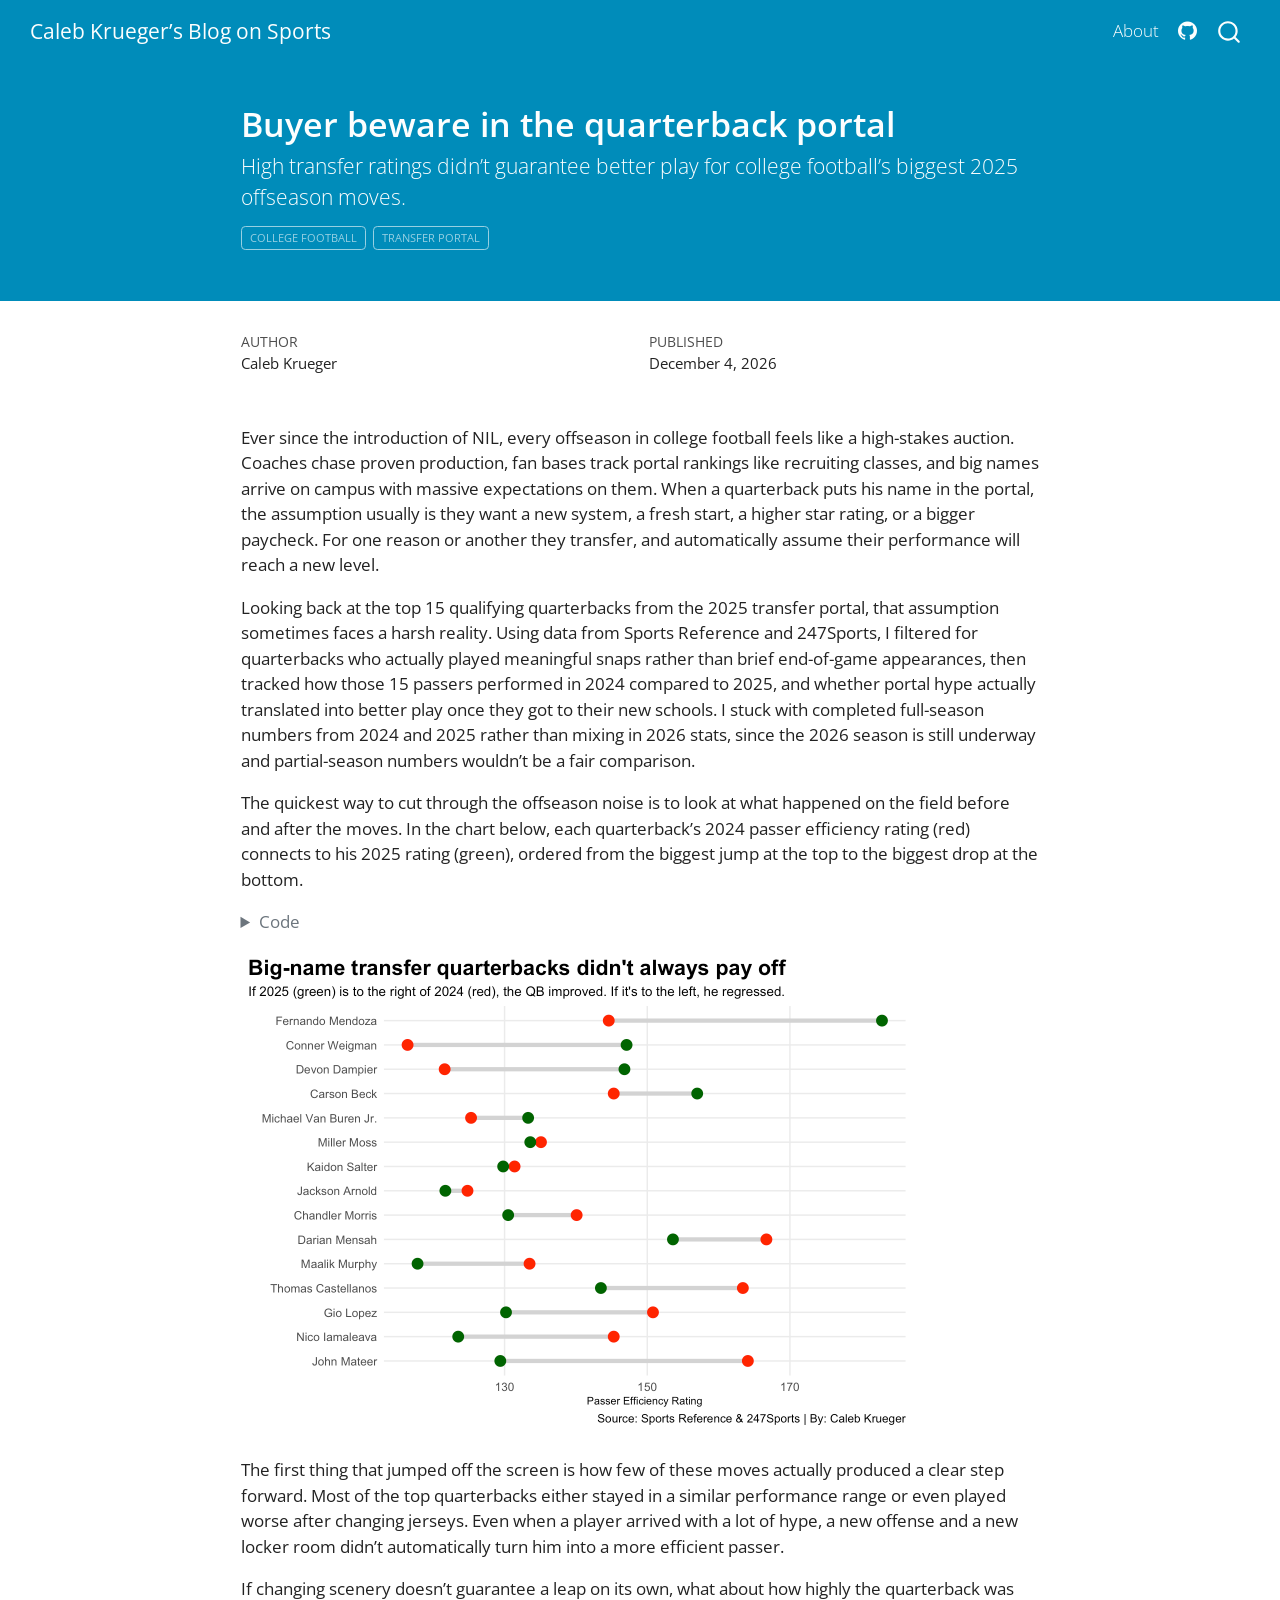
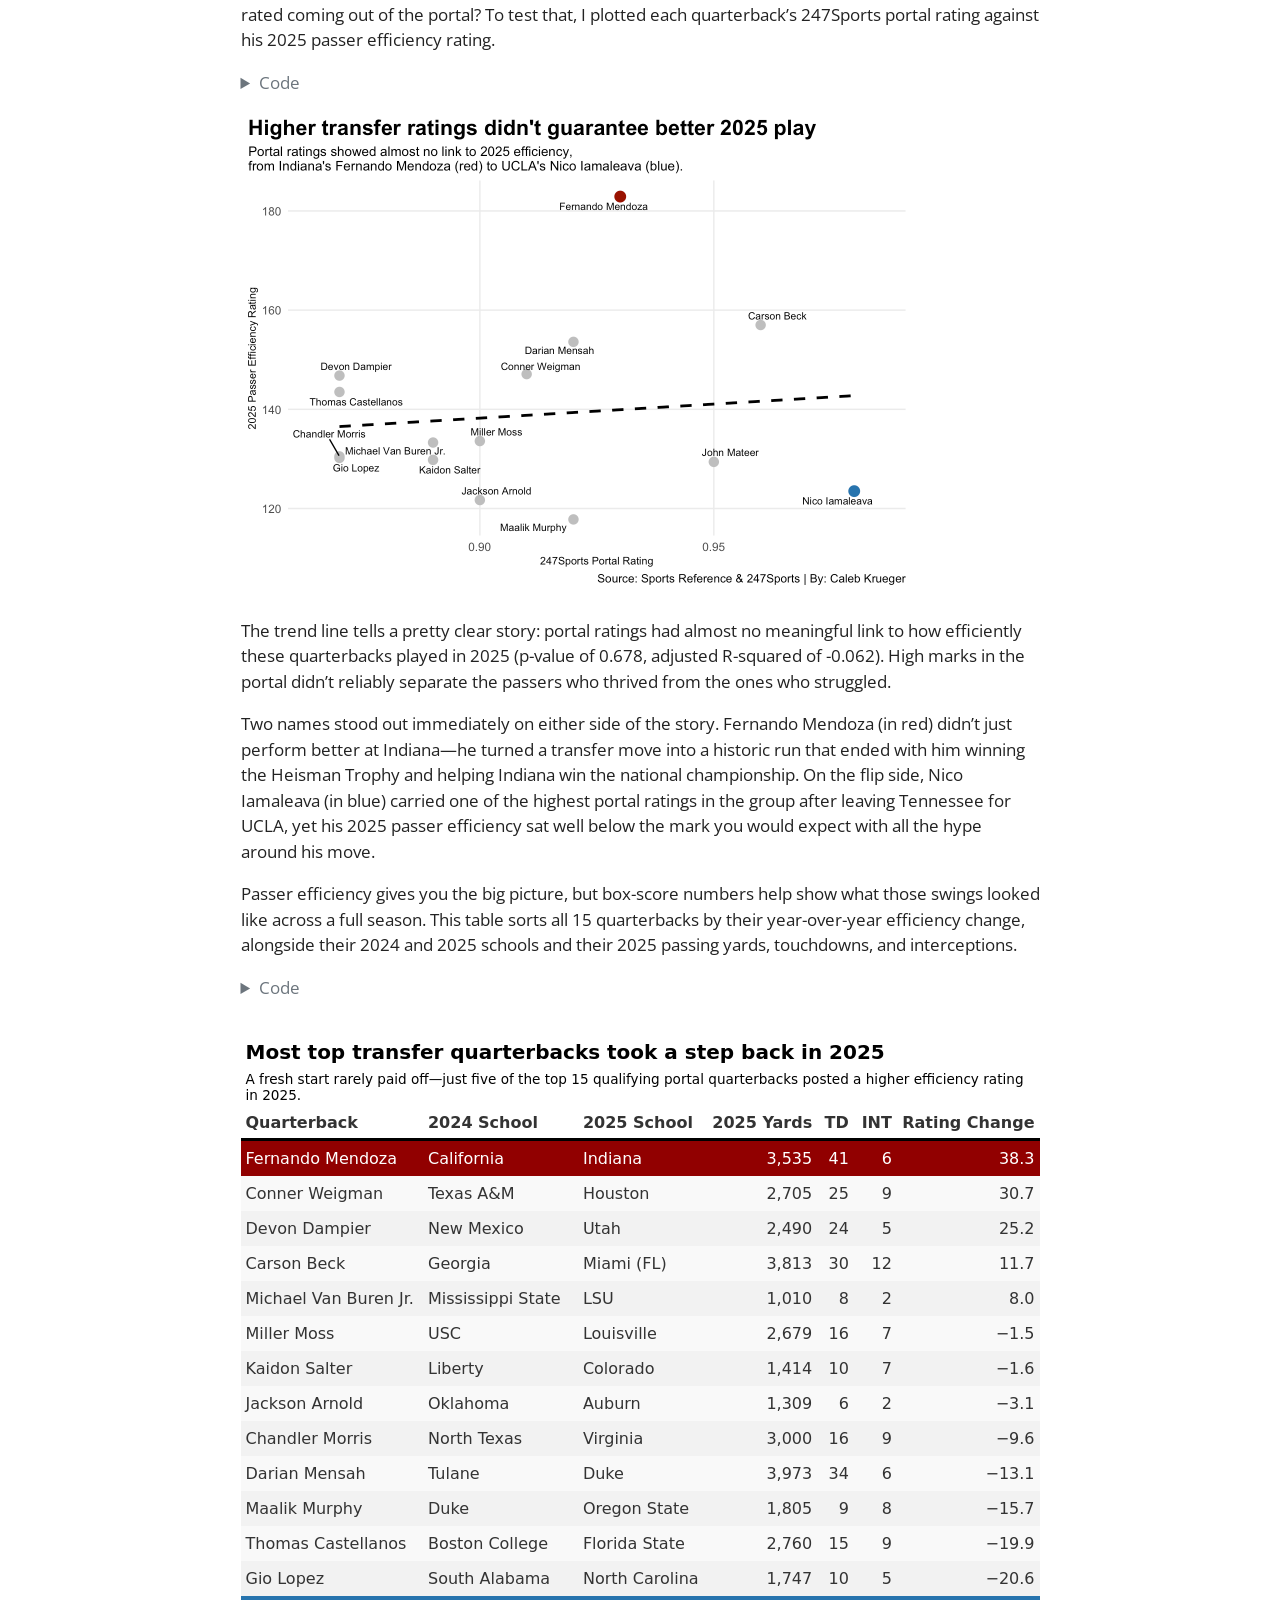
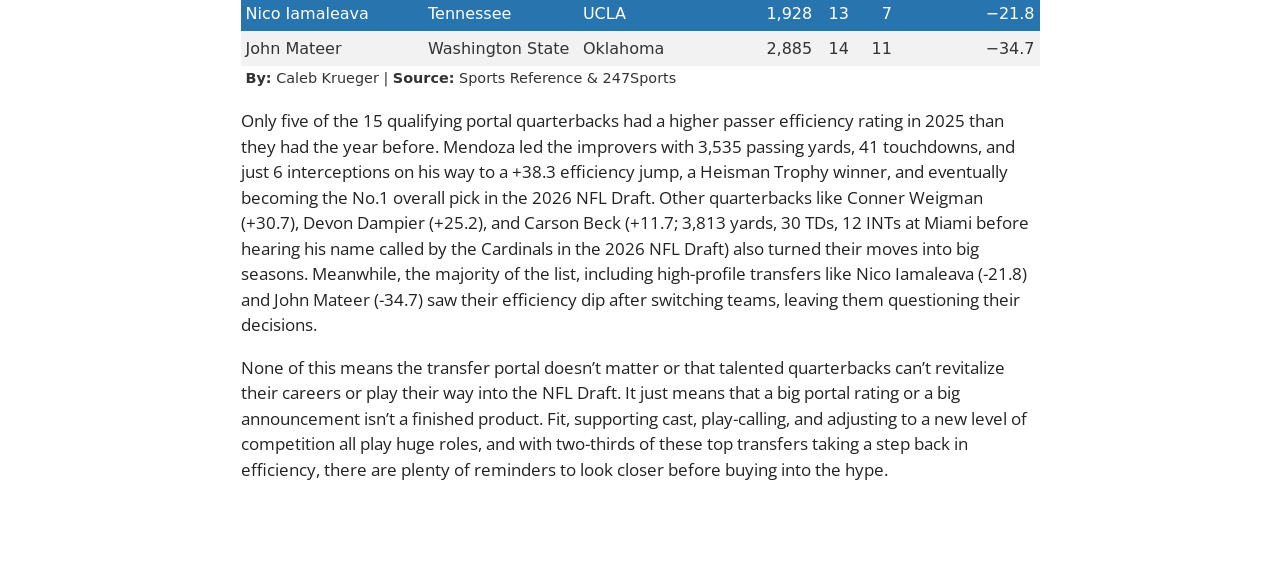
<file: posts/transfer-portal-qbs-2025/index.html>
<!DOCTYPE html>
<html xmlns="http://www.w3.org/1999/xhtml" lang="en" xml:lang="en"><head>

<meta charset="utf-8">
<meta name="generator" content="quarto-1.11.9">

<meta name="viewport" content="width=device-width, initial-scale=1.0, user-scalable=yes">

<meta name="author" content="Caleb Krueger">
<meta name="dcterms.date" content="2026-12-04">

<title>Buyer beware in the quarterback portal – Caleb Krueger’s Blog on Sports</title>
<style>
/* Default styles provided by pandoc.
** See https://pandoc.org/MANUAL.html#variables-for-html for config info.
*/
span.smallcaps{font-variant: small-caps;}
div.columns{display: flex; gap: 1.5em;}
div.column{flex: auto;}
@media screen {
div.columns{gap: min(4vw, 1.5em);}
div.column{overflow-x: auto;}
}
div.hanging-indent{margin-left: 1.5em; text-indent: -1.5em;}
ul.task-list{list-style: none;}
ul.task-list li input[type="checkbox"] {
  width: 0.8em;
  margin: 0 0.8em 0.2em -1em; /* quarto-specific, see https://github.com/quarto-dev/quarto-cli/issues/4556 */ 
  vertical-align: middle;
}
/* CSS for syntax highlighting */
html { -webkit-text-size-adjust: 100%; }
pre > code.sourceCode { white-space: pre; position: relative; }
pre > code.sourceCode > span { display: inline-block; line-height: 1.25; }
pre > code.sourceCode > span:empty { height: 1.2em; }
.sourceCode { overflow: visible; }
code.sourceCode > span { color: inherit; text-decoration: inherit; }
div.sourceCode { margin: 1em 0; }
pre.sourceCode { margin: 0; }
@media screen {
div.sourceCode { overflow: auto; }
}
@media print {
pre > code.sourceCode { white-space: pre-wrap; }
pre > code.sourceCode > span { text-indent: -5em; padding-left: 5em; }
}
pre.numberSource code
  { counter-reset: source-line 0; }
pre.numberSource code > span
  { position: relative; left: -4em; counter-increment: source-line; }
pre.numberSource code > span > a:first-child::before
  { content: counter(source-line);
    position: relative; left: -1em; text-align: right; vertical-align: baseline;
    border: none; display: inline-block;
    -webkit-touch-callout: none; -webkit-user-select: none;
    -khtml-user-select: none; -moz-user-select: none;
    -ms-user-select: none; user-select: none;
    padding: 0 4px; width: 4em;
  }
pre.numberSource { margin-left: 3em;  padding-left: 4px; }
div.sourceCode
  {   }
@media screen {
pre > code.sourceCode > span > a:first-child::before { text-decoration: underline; }
}
</style>


<script src="../../site_libs/quarto-nav/quarto-nav.js"></script>
<script src="../../site_libs/quarto-nav/headroom.min.js"></script>
<script src="../../site_libs/clipboard/clipboard.min.js"></script>
<script src="../../site_libs/quarto-search/autocomplete.umd.js"></script>
<script src="../../site_libs/quarto-search/fuse.min.js"></script>
<script src="../../site_libs/quarto-search/quarto-search.js"></script>
<meta name="quarto:offset" content="../../">
<link href="../../logo.png" rel="icon" type="image/png">
<script src="../../site_libs/quarto-html/quarto.js" type="module"></script>
<script src="../../site_libs/quarto-html/tabsets/tabsets.js" type="module"></script>
<script src="../../site_libs/quarto-html/scrollable-regions/scrollable-regions.js" type="module"></script>
<script src="../../site_libs/quarto-html/popper.min.js"></script>
<script src="../../site_libs/quarto-html/tippy.umd.min.js"></script>
<script src="../../site_libs/quarto-html/anchor.min.js"></script>
<link href="../../site_libs/quarto-html/tippy.css" rel="stylesheet">
<link href="../../site_libs/quarto-html/quarto-syntax-highlighting-63b5708e65d6cd79cd7618c58d0c21e7.css" rel="stylesheet" id="quarto-text-highlighting-styles">
<script src="../../site_libs/bootstrap/bootstrap.min.js"></script>
<link href="../../site_libs/bootstrap/bootstrap-icons.css" rel="stylesheet">
<link href="../../site_libs/bootstrap/bootstrap-608d2ac6981a79f268abfa8d7ae3c336.min.css" rel="stylesheet" append-hash="true" id="quarto-bootstrap" data-mode="light">
<script id="quarto-search-options" type="application/json">{
  "location": "navbar",
  "copy-button": false,
  "collapse-after": 3,
  "panel-placement": "end",
  "type": "overlay",
  "limit": 50,
  "keyboard-shortcut": [
    "f",
    "/",
    "s"
  ],
  "show-item-context": false,
  "language": {
    "search-no-results-text": "No results",
    "search-matching-documents-text": "matching documents",
    "search-copy-link-title": "Copy link to search",
    "search-hide-matches-text": "Hide additional matches",
    "search-more-match-text": "more match in this document",
    "search-more-matches-text": "more matches in this document",
    "search-clear-button-title": "Clear",
    "search-text-placeholder": "",
    "search-detached-cancel-button-title": "Cancel",
    "search-submit-button-title": "Submit",
    "search-label": "Search"
  }
}</script>


<link rel="stylesheet" href="../../styles.css">
</head>

<body class="nav-fixed fullcontent quarto-light"><a id="quarto-skip-link" class="visually-hidden-focusable" href="#quarto-document-content">Skip to main content</a>

<div id="quarto-search-results"></div>
  <header id="quarto-header" class="headroom fixed-top quarto-banner">
    <nav class="navbar navbar-expand-lg " data-bs-theme="dark" aria-label="Site">
      <div class="navbar-container container-fluid">
      <div class="navbar-brand-container mx-auto">
    <a class="navbar-brand" href="../../index.html">
    <span class="navbar-title">Caleb Krueger’s Blog on Sports</span>
    </a>
  </div>
          <button class="navbar-toggler" type="button" data-bs-toggle="collapse" data-bs-target="#navbarCollapse" aria-controls="navbarCollapse" aria-expanded="false" aria-label="Toggle navigation" onclick="if (window.quartoToggleHeadroom) { window.quartoToggleHeadroom(); }">
  <span class="navbar-toggler-icon"></span>
</button>
          <div class="collapse navbar-collapse" id="navbarCollapse">
            <ul class="navbar-nav navbar-nav-scroll ms-auto">
  <li class="nav-item">
    <a class="nav-link" href="../../about.html"> 
<span class="menu-text">About</span></a>
  </li>  
  <li class="nav-item compact">
    <a class="nav-link" href="https://github.com/Caleb-Krueger-UNL"> <i class="bi bi-github" role="img">
</i> 
<span class="menu-text"></span></a>
  </li>  
</ul>
          </div> <!-- /navcollapse -->
            <div class="quarto-navbar-tools">
</div>
            <div id="quarto-search" class="" title="Search"></div>
      </div> <!-- /container-fluid -->
    </nav>
</header>
<!-- content -->
<header id="title-block-header" class="quarto-title-block default page-columns page-full">
  <div class="quarto-title-banner page-columns page-full">
    <div class="quarto-title column-body">
      <h1 class="title">Buyer beware in the quarterback portal</h1>
            <p class="subtitle lead">High transfer ratings didn’t guarantee better play for college football’s biggest 2025 offseason moves.</p>
                                <div class="quarto-categories">
                <div class="quarto-category">College Football</div>
                <div class="quarto-category">Transfer Portal</div>
              </div>
                  </div>
  </div>
    
  
  <div class="quarto-title-meta">

      <div>
      <div class="quarto-title-meta-heading">Author</div>
      <div class="quarto-title-meta-contents">
               <p>Caleb Krueger </p>
            </div>
    </div>
      
      <div>
      <div class="quarto-title-meta-heading">Published</div>
      <div class="quarto-title-meta-contents">
        <p class="date">December 4, 2026</p>
      </div>
    </div>
    
      
    </div>
    
  
  </header><div id="quarto-content" class="quarto-container page-columns page-rows-contents page-layout-article page-navbar">
<!-- sidebar -->
<!-- margin-sidebar -->
    
<!-- main -->
<main class="content quarto-banner-title-block" id="quarto-document-content" tabindex="-1">





<p>Ever since the introduction of NIL, every offseason in college football feels like a high-stakes auction. Coaches chase proven production, fan bases track portal rankings like recruiting classes, and big names arrive on campus with massive expectations on them. When a quarterback puts his name in the portal, the assumption usually is they want a new system, a fresh start, a higher star rating, or a bigger paycheck. For one reason or another they transfer, and automatically assume their performance will reach a new level.&nbsp;</p>
<p>Looking back at the top 15 qualifying quarterbacks from the 2025 transfer portal, that assumption sometimes faces a harsh reality. Using data from Sports Reference and 247Sports, I filtered for quarterbacks who actually played meaningful snaps rather than brief end-of-game appearances, then tracked how those 15 passers performed in 2024 compared to 2025, and whether portal hype actually translated into better play once they got to their new schools. I stuck with completed full-season numbers from 2024 and 2025 rather than mixing in 2026 stats, since the 2026 season is still underway and partial-season numbers wouldn’t be a fair comparison.&nbsp;</p>
<p>The quickest way to cut through the offseason noise is to look at what happened on the field before and after the moves. In the chart below, each quarterback’s 2024 passer efficiency rating (red) connects to his 2025 rating (green), ordered from the biggest jump at the top to the biggest drop at the bottom.&nbsp;</p>
<div class="cell">
<details class="code-fold">
<summary>Code</summary>
<div class="code-copy-outer-scaffold"><div class="sourceCode cell-code" id="cb1"><pre class="sourceCode r code-with-copy"><code class="sourceCode r"><span id="cb1-1"><a href="#cb1-1" aria-hidden="true" tabindex="-1"></a><span class="fu">library</span>(tidyverse)</span>
<span id="cb1-2"><a href="#cb1-2" aria-hidden="true" tabindex="-1"></a></span>
<span id="cb1-3"><a href="#cb1-3" aria-hidden="true" tabindex="-1"></a>portal <span class="ot">&lt;-</span> <span class="fu">read_csv</span>(<span class="st">"data/portal_qbs_2025.csv"</span>)</span>
<span id="cb1-4"><a href="#cb1-4" aria-hidden="true" tabindex="-1"></a>pass24 <span class="ot">&lt;-</span> <span class="fu">read_csv</span>(<span class="st">"data/passing_2024.csv"</span>) <span class="sc">|&gt;</span></span>
<span id="cb1-5"><a href="#cb1-5" aria-hidden="true" tabindex="-1"></a>  <span class="fu">mutate</span>(<span class="at">player =</span> <span class="fu">gsub</span>(<span class="st">"*"</span>, <span class="st">""</span>, Player, <span class="at">fixed =</span> <span class="cn">TRUE</span>)) <span class="sc">|&gt;</span></span>
<span id="cb1-6"><a href="#cb1-6" aria-hidden="true" tabindex="-1"></a>  <span class="fu">select</span>(player, Rate) <span class="sc">|&gt;</span></span>
<span id="cb1-7"><a href="#cb1-7" aria-hidden="true" tabindex="-1"></a>  <span class="fu">rename</span>(<span class="at">rate_24 =</span> Rate)</span>
<span id="cb1-8"><a href="#cb1-8" aria-hidden="true" tabindex="-1"></a>pass25 <span class="ot">&lt;-</span> <span class="fu">read_csv</span>(<span class="st">"data/passing_2025.csv"</span>) <span class="sc">|&gt;</span></span>
<span id="cb1-9"><a href="#cb1-9" aria-hidden="true" tabindex="-1"></a>  <span class="fu">mutate</span>(<span class="at">player =</span> <span class="fu">gsub</span>(<span class="st">"*"</span>, <span class="st">""</span>, Player, <span class="at">fixed =</span> <span class="cn">TRUE</span>)) <span class="sc">|&gt;</span></span>
<span id="cb1-10"><a href="#cb1-10" aria-hidden="true" tabindex="-1"></a>  <span class="fu">select</span>(player, Rate, Yds, TD, Int) <span class="sc">|&gt;</span></span>
<span id="cb1-11"><a href="#cb1-11" aria-hidden="true" tabindex="-1"></a>  <span class="fu">rename</span>(<span class="at">rate_25 =</span> Rate, <span class="at">yds_25 =</span> Yds, <span class="at">td_25 =</span> TD, <span class="at">int_25 =</span> Int)</span>
<span id="cb1-12"><a href="#cb1-12" aria-hidden="true" tabindex="-1"></a>qbs <span class="ot">&lt;-</span> portal <span class="sc">|&gt;</span></span>
<span id="cb1-13"><a href="#cb1-13" aria-hidden="true" tabindex="-1"></a>  <span class="fu">inner_join</span>(pass24) <span class="sc">|&gt;</span></span>
<span id="cb1-14"><a href="#cb1-14" aria-hidden="true" tabindex="-1"></a>  <span class="fu">inner_join</span>(pass25)</span>
<span id="cb1-15"><a href="#cb1-15" aria-hidden="true" tabindex="-1"></a></span>
<span id="cb1-16"><a href="#cb1-16" aria-hidden="true" tabindex="-1"></a>qbs <span class="ot">&lt;-</span> qbs <span class="sc">|&gt;</span></span>
<span id="cb1-17"><a href="#cb1-17" aria-hidden="true" tabindex="-1"></a>  <span class="fu">mutate</span>(<span class="at">diff =</span> rate_25 <span class="sc">-</span> rate_24)</span>
<span id="cb1-18"><a href="#cb1-18" aria-hidden="true" tabindex="-1"></a></span>
<span id="cb1-19"><a href="#cb1-19" aria-hidden="true" tabindex="-1"></a><span class="fu">ggplot</span>() <span class="sc">+</span></span>
<span id="cb1-20"><a href="#cb1-20" aria-hidden="true" tabindex="-1"></a>  <span class="fu">geom_segment</span>(</span>
<span id="cb1-21"><a href="#cb1-21" aria-hidden="true" tabindex="-1"></a>    <span class="at">data =</span> qbs,</span>
<span id="cb1-22"><a href="#cb1-22" aria-hidden="true" tabindex="-1"></a>    <span class="fu">aes</span>(</span>
<span id="cb1-23"><a href="#cb1-23" aria-hidden="true" tabindex="-1"></a>      <span class="at">y =</span> <span class="fu">reorder</span>(player, diff), <span class="at">yend =</span> player,</span>
<span id="cb1-24"><a href="#cb1-24" aria-hidden="true" tabindex="-1"></a>      <span class="at">x =</span> rate_24, <span class="at">xend =</span> rate_25</span>
<span id="cb1-25"><a href="#cb1-25" aria-hidden="true" tabindex="-1"></a>    ),</span>
<span id="cb1-26"><a href="#cb1-26" aria-hidden="true" tabindex="-1"></a>    <span class="at">color =</span> <span class="st">"lightgrey"</span>,</span>
<span id="cb1-27"><a href="#cb1-27" aria-hidden="true" tabindex="-1"></a>    <span class="at">linewidth =</span> <span class="fl">1.5</span></span>
<span id="cb1-28"><a href="#cb1-28" aria-hidden="true" tabindex="-1"></a>  ) <span class="sc">+</span></span>
<span id="cb1-29"><a href="#cb1-29" aria-hidden="true" tabindex="-1"></a>  <span class="fu">geom_point</span>(</span>
<span id="cb1-30"><a href="#cb1-30" aria-hidden="true" tabindex="-1"></a>    <span class="at">data =</span> qbs,</span>
<span id="cb1-31"><a href="#cb1-31" aria-hidden="true" tabindex="-1"></a>    <span class="fu">aes</span>(<span class="at">y =</span> player, <span class="at">x =</span> rate_24, <span class="at">color =</span> <span class="st">"2024"</span>),</span>
<span id="cb1-32"><a href="#cb1-32" aria-hidden="true" tabindex="-1"></a>    <span class="at">size =</span> <span class="fl">3.5</span></span>
<span id="cb1-33"><a href="#cb1-33" aria-hidden="true" tabindex="-1"></a>  ) <span class="sc">+</span></span>
<span id="cb1-34"><a href="#cb1-34" aria-hidden="true" tabindex="-1"></a>  <span class="fu">geom_point</span>(</span>
<span id="cb1-35"><a href="#cb1-35" aria-hidden="true" tabindex="-1"></a>    <span class="at">data =</span> qbs,</span>
<span id="cb1-36"><a href="#cb1-36" aria-hidden="true" tabindex="-1"></a>    <span class="fu">aes</span>(<span class="at">y =</span> player, <span class="at">x =</span> rate_25, <span class="at">color =</span> <span class="st">"2025"</span>),</span>
<span id="cb1-37"><a href="#cb1-37" aria-hidden="true" tabindex="-1"></a>    <span class="at">size =</span> <span class="fl">3.5</span></span>
<span id="cb1-38"><a href="#cb1-38" aria-hidden="true" tabindex="-1"></a>  ) <span class="sc">+</span></span>
<span id="cb1-39"><a href="#cb1-39" aria-hidden="true" tabindex="-1"></a>  <span class="fu">scale_color_manual</span>(<span class="at">values =</span> <span class="fu">c</span>(<span class="st">"red"</span>, <span class="st">"darkgreen"</span>)) <span class="sc">+</span></span>
<span id="cb1-40"><a href="#cb1-40" aria-hidden="true" tabindex="-1"></a>  <span class="fu">labs</span>(</span>
<span id="cb1-41"><a href="#cb1-41" aria-hidden="true" tabindex="-1"></a>    <span class="at">title =</span> <span class="st">"Big-name transfer quarterbacks didn't always pay off"</span>,</span>
<span id="cb1-42"><a href="#cb1-42" aria-hidden="true" tabindex="-1"></a>    <span class="at">subtitle =</span> <span class="st">"If 2025 (green) is to the right of 2024 (red), the QB improved. If it's to the left, he regressed."</span>,</span>
<span id="cb1-43"><a href="#cb1-43" aria-hidden="true" tabindex="-1"></a>    <span class="at">x =</span> <span class="st">"Passer Efficiency Rating"</span>,</span>
<span id="cb1-44"><a href="#cb1-44" aria-hidden="true" tabindex="-1"></a>    <span class="at">y =</span> <span class="st">""</span>,</span>
<span id="cb1-45"><a href="#cb1-45" aria-hidden="true" tabindex="-1"></a>    <span class="at">caption =</span> <span class="st">"Source: Sports Reference &amp; 247Sports | By: Caleb Krueger"</span></span>
<span id="cb1-46"><a href="#cb1-46" aria-hidden="true" tabindex="-1"></a>  ) <span class="sc">+</span></span>
<span id="cb1-47"><a href="#cb1-47" aria-hidden="true" tabindex="-1"></a>  <span class="fu">theme_minimal</span>() <span class="sc">+</span></span>
<span id="cb1-48"><a href="#cb1-48" aria-hidden="true" tabindex="-1"></a>  <span class="fu">theme</span>(</span>
<span id="cb1-49"><a href="#cb1-49" aria-hidden="true" tabindex="-1"></a>    <span class="at">legend.position =</span> <span class="st">"none"</span>,</span>
<span id="cb1-50"><a href="#cb1-50" aria-hidden="true" tabindex="-1"></a>    <span class="at">plot.title =</span> <span class="fu">element_text</span>(<span class="at">size =</span> <span class="dv">16</span>, <span class="at">face =</span> <span class="st">"bold"</span>),</span>
<span id="cb1-51"><a href="#cb1-51" aria-hidden="true" tabindex="-1"></a>    <span class="at">plot.subtitle =</span> <span class="fu">element_text</span>(<span class="at">size =</span> <span class="dv">10</span>),</span>
<span id="cb1-52"><a href="#cb1-52" aria-hidden="true" tabindex="-1"></a>    <span class="at">axis.title =</span> <span class="fu">element_text</span>(<span class="at">size =</span> <span class="dv">8</span>),</span>
<span id="cb1-53"><a href="#cb1-53" aria-hidden="true" tabindex="-1"></a>    <span class="at">panel.grid.minor =</span> <span class="fu">element_blank</span>(),</span>
<span id="cb1-54"><a href="#cb1-54" aria-hidden="true" tabindex="-1"></a>    <span class="at">plot.title.position =</span> <span class="st">"plot"</span>, </span>
<span id="cb1-55"><a href="#cb1-55" aria-hidden="true" tabindex="-1"></a>  <span class="fu">ggsave</span>(<span class="st">"image.png"</span>)</span>
<span id="cb1-56"><a href="#cb1-56" aria-hidden="true" tabindex="-1"></a>  )</span></code></pre></div><button title="Copy to Clipboard" class="code-copy-button"><i class="bi"></i></button></div>
</details>
<div class="cell-output-display">
<div>
<figure class="figure">
<p><img src="index_files/figure-html/unnamed-chunk-1-1.png" class="img-fluid figure-img" width="672"></p>
</figure>
</div>
</div>
</div>
<p>The first thing that jumped off the screen is how few of these moves actually produced a clear step forward. Most of the top quarterbacks either stayed in a similar performance range or even played worse after changing jerseys. Even when a player arrived with a lot of hype, a new offense and a new locker room didn’t automatically turn him into a more efficient passer.&nbsp;</p>
<p>If changing scenery doesn’t guarantee a leap on its own, what about how highly the quarterback was rated coming out of the portal? To test that, I plotted each quarterback’s 247Sports portal rating against his 2025 passer efficiency rating.&nbsp;</p>
<div class="cell">
<details class="code-fold">
<summary>Code</summary>
<div class="code-copy-outer-scaffold"><div class="sourceCode cell-code" id="cb2"><pre class="sourceCode r code-with-copy"><code class="sourceCode r"><span id="cb2-1"><a href="#cb2-1" aria-hidden="true" tabindex="-1"></a><span class="fu">library</span>(ggrepel)</span>
<span id="cb2-2"><a href="#cb2-2" aria-hidden="true" tabindex="-1"></a><span class="fu">set.seed</span>(<span class="dv">1234</span>)</span>
<span id="cb2-3"><a href="#cb2-3" aria-hidden="true" tabindex="-1"></a></span>
<span id="cb2-4"><a href="#cb2-4" aria-hidden="true" tabindex="-1"></a>mendoza <span class="ot">&lt;-</span> qbs <span class="sc">|&gt;</span> <span class="fu">filter</span>(player <span class="sc">==</span> <span class="st">"Fernando Mendoza"</span>)</span>
<span id="cb2-5"><a href="#cb2-5" aria-hidden="true" tabindex="-1"></a>nico <span class="ot">&lt;-</span> qbs <span class="sc">|&gt;</span> <span class="fu">filter</span>(player <span class="sc">==</span> <span class="st">"Nico Iamaleava"</span>)</span>
<span id="cb2-6"><a href="#cb2-6" aria-hidden="true" tabindex="-1"></a></span>
<span id="cb2-7"><a href="#cb2-7" aria-hidden="true" tabindex="-1"></a><span class="fu">ggplot</span>() <span class="sc">+</span></span>
<span id="cb2-8"><a href="#cb2-8" aria-hidden="true" tabindex="-1"></a>  <span class="fu">geom_smooth</span>(</span>
<span id="cb2-9"><a href="#cb2-9" aria-hidden="true" tabindex="-1"></a>    <span class="at">data =</span> qbs,</span>
<span id="cb2-10"><a href="#cb2-10" aria-hidden="true" tabindex="-1"></a>    <span class="fu">aes</span>(<span class="at">x =</span> portal_rating, <span class="at">y =</span> rate_25),</span>
<span id="cb2-11"><a href="#cb2-11" aria-hidden="true" tabindex="-1"></a>    <span class="at">method =</span> <span class="st">"lm"</span>,</span>
<span id="cb2-12"><a href="#cb2-12" aria-hidden="true" tabindex="-1"></a>    <span class="at">se =</span> <span class="cn">FALSE</span>,</span>
<span id="cb2-13"><a href="#cb2-13" aria-hidden="true" tabindex="-1"></a>    <span class="at">color =</span> <span class="st">"black"</span>,</span>
<span id="cb2-14"><a href="#cb2-14" aria-hidden="true" tabindex="-1"></a>    <span class="at">linetype =</span> <span class="dv">2</span></span>
<span id="cb2-15"><a href="#cb2-15" aria-hidden="true" tabindex="-1"></a>  ) <span class="sc">+</span></span>
<span id="cb2-16"><a href="#cb2-16" aria-hidden="true" tabindex="-1"></a>  <span class="fu">geom_point</span>(</span>
<span id="cb2-17"><a href="#cb2-17" aria-hidden="true" tabindex="-1"></a>    <span class="at">data =</span> qbs,</span>
<span id="cb2-18"><a href="#cb2-18" aria-hidden="true" tabindex="-1"></a>    <span class="fu">aes</span>(<span class="at">x =</span> portal_rating, <span class="at">y =</span> rate_25),</span>
<span id="cb2-19"><a href="#cb2-19" aria-hidden="true" tabindex="-1"></a>    <span class="at">color =</span> <span class="st">"grey"</span>,</span>
<span id="cb2-20"><a href="#cb2-20" aria-hidden="true" tabindex="-1"></a>    <span class="at">size =</span> <span class="dv">3</span></span>
<span id="cb2-21"><a href="#cb2-21" aria-hidden="true" tabindex="-1"></a>  ) <span class="sc">+</span></span>
<span id="cb2-22"><a href="#cb2-22" aria-hidden="true" tabindex="-1"></a>  <span class="fu">geom_point</span>(</span>
<span id="cb2-23"><a href="#cb2-23" aria-hidden="true" tabindex="-1"></a>    <span class="at">data =</span> mendoza,</span>
<span id="cb2-24"><a href="#cb2-24" aria-hidden="true" tabindex="-1"></a>    <span class="fu">aes</span>(<span class="at">x =</span> portal_rating, <span class="at">y =</span> rate_25),</span>
<span id="cb2-25"><a href="#cb2-25" aria-hidden="true" tabindex="-1"></a>    <span class="at">color =</span> <span class="st">"#990000"</span>,</span>
<span id="cb2-26"><a href="#cb2-26" aria-hidden="true" tabindex="-1"></a>    <span class="at">size =</span> <span class="fl">3.5</span></span>
<span id="cb2-27"><a href="#cb2-27" aria-hidden="true" tabindex="-1"></a>  ) <span class="sc">+</span></span>
<span id="cb2-28"><a href="#cb2-28" aria-hidden="true" tabindex="-1"></a>  <span class="fu">geom_point</span>(</span>
<span id="cb2-29"><a href="#cb2-29" aria-hidden="true" tabindex="-1"></a>    <span class="at">data =</span> nico,</span>
<span id="cb2-30"><a href="#cb2-30" aria-hidden="true" tabindex="-1"></a>    <span class="fu">aes</span>(<span class="at">x =</span> portal_rating, <span class="at">y =</span> rate_25),</span>
<span id="cb2-31"><a href="#cb2-31" aria-hidden="true" tabindex="-1"></a>    <span class="at">color =</span> <span class="st">"#2774AE"</span>,</span>
<span id="cb2-32"><a href="#cb2-32" aria-hidden="true" tabindex="-1"></a>    <span class="at">size =</span> <span class="fl">3.5</span></span>
<span id="cb2-33"><a href="#cb2-33" aria-hidden="true" tabindex="-1"></a>  ) <span class="sc">+</span></span>
<span id="cb2-34"><a href="#cb2-34" aria-hidden="true" tabindex="-1"></a>  <span class="fu">geom_text_repel</span>(</span>
<span id="cb2-35"><a href="#cb2-35" aria-hidden="true" tabindex="-1"></a>    <span class="at">data =</span> qbs,</span>
<span id="cb2-36"><a href="#cb2-36" aria-hidden="true" tabindex="-1"></a>    <span class="fu">aes</span>(<span class="at">x =</span> portal_rating, <span class="at">y =</span> rate_25, <span class="at">label =</span> player),</span>
<span id="cb2-37"><a href="#cb2-37" aria-hidden="true" tabindex="-1"></a>    <span class="at">size =</span> <span class="fl">2.7</span></span>
<span id="cb2-38"><a href="#cb2-38" aria-hidden="true" tabindex="-1"></a>  ) <span class="sc">+</span></span>
<span id="cb2-39"><a href="#cb2-39" aria-hidden="true" tabindex="-1"></a>  <span class="fu">scale_x_continuous</span>(<span class="at">limits =</span> <span class="fu">c</span>(<span class="fl">0.865</span>, <span class="fl">0.985</span>)) <span class="sc">+</span></span>
<span id="cb2-40"><a href="#cb2-40" aria-hidden="true" tabindex="-1"></a>  <span class="fu">labs</span>(</span>
<span id="cb2-41"><a href="#cb2-41" aria-hidden="true" tabindex="-1"></a>    <span class="at">title =</span> <span class="st">"Higher transfer ratings didn't guarantee better 2025 play"</span>,</span>
<span id="cb2-42"><a href="#cb2-42" aria-hidden="true" tabindex="-1"></a>    <span class="at">subtitle =</span> <span class="st">"Portal ratings showed almost no link to 2025 efficiency,</span><span class="sc">\n</span><span class="st">from Indiana's Fernando Mendoza (red) to UCLA's Nico Iamaleava (blue)."</span>,</span>
<span id="cb2-43"><a href="#cb2-43" aria-hidden="true" tabindex="-1"></a>    <span class="at">x =</span> <span class="st">"247Sports Portal Rating"</span>,</span>
<span id="cb2-44"><a href="#cb2-44" aria-hidden="true" tabindex="-1"></a>    <span class="at">y =</span> <span class="st">"2025 Passer Efficiency Rating"</span>,</span>
<span id="cb2-45"><a href="#cb2-45" aria-hidden="true" tabindex="-1"></a>    <span class="at">caption =</span> <span class="st">"Source: Sports Reference &amp; 247Sports | By: Caleb Krueger"</span></span>
<span id="cb2-46"><a href="#cb2-46" aria-hidden="true" tabindex="-1"></a>  ) <span class="sc">+</span></span>
<span id="cb2-47"><a href="#cb2-47" aria-hidden="true" tabindex="-1"></a>  <span class="fu">theme_minimal</span>() <span class="sc">+</span></span>
<span id="cb2-48"><a href="#cb2-48" aria-hidden="true" tabindex="-1"></a>  <span class="fu">theme</span>(</span>
<span id="cb2-49"><a href="#cb2-49" aria-hidden="true" tabindex="-1"></a>    <span class="at">plot.title =</span> <span class="fu">element_text</span>(<span class="at">size =</span> <span class="dv">16</span>, <span class="at">face =</span> <span class="st">"bold"</span>),</span>
<span id="cb2-50"><a href="#cb2-50" aria-hidden="true" tabindex="-1"></a>    <span class="at">plot.subtitle =</span> <span class="fu">element_text</span>(<span class="at">size =</span> <span class="dv">10</span>),</span>
<span id="cb2-51"><a href="#cb2-51" aria-hidden="true" tabindex="-1"></a>    <span class="at">axis.title =</span> <span class="fu">element_text</span>(<span class="at">size =</span> <span class="dv">8</span>),</span>
<span id="cb2-52"><a href="#cb2-52" aria-hidden="true" tabindex="-1"></a>    <span class="at">panel.grid.minor =</span> <span class="fu">element_blank</span>(),</span>
<span id="cb2-53"><a href="#cb2-53" aria-hidden="true" tabindex="-1"></a>    <span class="at">plot.title.position =</span> <span class="st">"plot"</span></span>
<span id="cb2-54"><a href="#cb2-54" aria-hidden="true" tabindex="-1"></a>  )</span></code></pre></div><button title="Copy to Clipboard" class="code-copy-button"><i class="bi"></i></button></div>
</details>
<div class="cell-output-display">
<div>
<figure class="figure">
<p><img src="index_files/figure-html/unnamed-chunk-2-1.png" class="img-fluid figure-img" width="672"></p>
</figure>
</div>
</div>
</div>
<p>The trend line tells a pretty clear story: portal ratings had almost no meaningful link to how efficiently these quarterbacks played in 2025 (p-value of 0.678, adjusted R-squared of -0.062). High marks in the portal didn’t reliably separate the passers who thrived from the ones who struggled.&nbsp;</p>
<p>Two names stood out immediately on either side of the story. Fernando Mendoza (in red) didn’t just perform better at Indiana—he turned a transfer move into a historic run that ended with him winning the Heisman Trophy and helping Indiana win the national championship. On the flip side, Nico Iamaleava (in blue) carried one of the highest portal ratings in the group after leaving Tennessee for UCLA, yet his 2025 passer efficiency sat well below the mark you would expect with all the hype around his move.&nbsp;</p>
<p>Passer efficiency gives you the big picture, but box-score numbers help show what those swings looked like across a full season. This table sorts all 15 quarterbacks by their year-over-year efficiency change, alongside their 2024 and 2025 schools and their 2025 passing yards, touchdowns, and interceptions.&nbsp;</p>
<div class="cell">
<details class="code-fold">
<summary>Code</summary>
<div class="code-copy-outer-scaffold"><div class="sourceCode cell-code" id="cb3"><pre class="sourceCode r code-with-copy"><code class="sourceCode r"><span id="cb3-1"><a href="#cb3-1" aria-hidden="true" tabindex="-1"></a><span class="fu">library</span>(gt)</span>
<span id="cb3-2"><a href="#cb3-2" aria-hidden="true" tabindex="-1"></a></span>
<span id="cb3-3"><a href="#cb3-3" aria-hidden="true" tabindex="-1"></a>qbs <span class="sc">|&gt;</span></span>
<span id="cb3-4"><a href="#cb3-4" aria-hidden="true" tabindex="-1"></a>  <span class="fu">select</span>(player, old_school, new_school, yds_25, td_25, int_25, diff) <span class="sc">|&gt;</span></span>
<span id="cb3-5"><a href="#cb3-5" aria-hidden="true" tabindex="-1"></a>  <span class="fu">arrange</span>(<span class="fu">desc</span>(diff)) <span class="sc">|&gt;</span></span>
<span id="cb3-6"><a href="#cb3-6" aria-hidden="true" tabindex="-1"></a>  <span class="fu">gt</span>() <span class="sc">|&gt;</span></span>
<span id="cb3-7"><a href="#cb3-7" aria-hidden="true" tabindex="-1"></a>  <span class="fu">cols_label</span>(</span>
<span id="cb3-8"><a href="#cb3-8" aria-hidden="true" tabindex="-1"></a>    <span class="at">player =</span> <span class="st">"Quarterback"</span>,</span>
<span id="cb3-9"><a href="#cb3-9" aria-hidden="true" tabindex="-1"></a>    <span class="at">old_school =</span> <span class="st">"2024 School"</span>,</span>
<span id="cb3-10"><a href="#cb3-10" aria-hidden="true" tabindex="-1"></a>    <span class="at">new_school =</span> <span class="st">"2025 School"</span>,</span>
<span id="cb3-11"><a href="#cb3-11" aria-hidden="true" tabindex="-1"></a>    <span class="at">yds_25 =</span> <span class="st">"2025 Yards"</span>,</span>
<span id="cb3-12"><a href="#cb3-12" aria-hidden="true" tabindex="-1"></a>    <span class="at">td_25 =</span> <span class="st">"TD"</span>,</span>
<span id="cb3-13"><a href="#cb3-13" aria-hidden="true" tabindex="-1"></a>    <span class="at">int_25 =</span> <span class="st">"INT"</span>,</span>
<span id="cb3-14"><a href="#cb3-14" aria-hidden="true" tabindex="-1"></a>    <span class="at">diff =</span> <span class="st">"Rating Change"</span></span>
<span id="cb3-15"><a href="#cb3-15" aria-hidden="true" tabindex="-1"></a>  ) <span class="sc">|&gt;</span></span>
<span id="cb3-16"><a href="#cb3-16" aria-hidden="true" tabindex="-1"></a>  <span class="fu">tab_header</span>(</span>
<span id="cb3-17"><a href="#cb3-17" aria-hidden="true" tabindex="-1"></a>    <span class="at">title =</span> <span class="st">"Most top transfer quarterbacks took a step back in 2025"</span>,</span>
<span id="cb3-18"><a href="#cb3-18" aria-hidden="true" tabindex="-1"></a>    <span class="at">subtitle =</span> <span class="st">"A fresh start rarely paid off—just five of the top 15 qualifying portal quarterbacks posted a higher efficiency rating in 2025."</span></span>
<span id="cb3-19"><a href="#cb3-19" aria-hidden="true" tabindex="-1"></a>  ) <span class="sc">|&gt;</span></span>
<span id="cb3-20"><a href="#cb3-20" aria-hidden="true" tabindex="-1"></a>  <span class="fu">tab_style</span>(</span>
<span id="cb3-21"><a href="#cb3-21" aria-hidden="true" tabindex="-1"></a>    <span class="at">style =</span> <span class="fu">cell_text</span>(<span class="at">color =</span> <span class="st">"black"</span>, <span class="at">weight =</span> <span class="st">"bold"</span>, <span class="at">align =</span> <span class="st">"left"</span>),</span>
<span id="cb3-22"><a href="#cb3-22" aria-hidden="true" tabindex="-1"></a>    <span class="at">locations =</span> <span class="fu">cells_title</span>(<span class="st">"title"</span>)</span>
<span id="cb3-23"><a href="#cb3-23" aria-hidden="true" tabindex="-1"></a>  ) <span class="sc">|&gt;</span></span>
<span id="cb3-24"><a href="#cb3-24" aria-hidden="true" tabindex="-1"></a>  <span class="fu">tab_style</span>(</span>
<span id="cb3-25"><a href="#cb3-25" aria-hidden="true" tabindex="-1"></a>    <span class="at">style =</span> <span class="fu">cell_text</span>(<span class="at">color =</span> <span class="st">"black"</span>, <span class="at">align =</span> <span class="st">"left"</span>),</span>
<span id="cb3-26"><a href="#cb3-26" aria-hidden="true" tabindex="-1"></a>    <span class="at">locations =</span> <span class="fu">cells_title</span>(<span class="st">"subtitle"</span>)</span>
<span id="cb3-27"><a href="#cb3-27" aria-hidden="true" tabindex="-1"></a>  ) <span class="sc">|&gt;</span></span>
<span id="cb3-28"><a href="#cb3-28" aria-hidden="true" tabindex="-1"></a>  <span class="fu">tab_source_note</span>(</span>
<span id="cb3-29"><a href="#cb3-29" aria-hidden="true" tabindex="-1"></a>    <span class="at">source_note =</span> <span class="fu">md</span>(<span class="st">"**By:** Caleb Krueger  |  **Source:** Sports Reference &amp; 247Sports"</span>)</span>
<span id="cb3-30"><a href="#cb3-30" aria-hidden="true" tabindex="-1"></a>  ) <span class="sc">|&gt;</span></span>
<span id="cb3-31"><a href="#cb3-31" aria-hidden="true" tabindex="-1"></a>  <span class="fu">tab_style</span>(</span>
<span id="cb3-32"><a href="#cb3-32" aria-hidden="true" tabindex="-1"></a>    <span class="at">locations =</span> <span class="fu">cells_column_labels</span>(<span class="at">columns =</span> <span class="fu">everything</span>()),</span>
<span id="cb3-33"><a href="#cb3-33" aria-hidden="true" tabindex="-1"></a>    <span class="at">style =</span> <span class="fu">list</span>(</span>
<span id="cb3-34"><a href="#cb3-34" aria-hidden="true" tabindex="-1"></a>      <span class="fu">cell_borders</span>(<span class="at">sides =</span> <span class="st">"bottom"</span>, <span class="at">weight =</span> <span class="fu">px</span>(<span class="dv">3</span>)),</span>
<span id="cb3-35"><a href="#cb3-35" aria-hidden="true" tabindex="-1"></a>      <span class="fu">cell_text</span>(<span class="at">weight =</span> <span class="st">"bold"</span>, <span class="at">size =</span> <span class="dv">12</span>)</span>
<span id="cb3-36"><a href="#cb3-36" aria-hidden="true" tabindex="-1"></a>    )</span>
<span id="cb3-37"><a href="#cb3-37" aria-hidden="true" tabindex="-1"></a>  ) <span class="sc">|&gt;</span></span>
<span id="cb3-38"><a href="#cb3-38" aria-hidden="true" tabindex="-1"></a>  <span class="fu">opt_row_striping</span>() <span class="sc">|&gt;</span></span>
<span id="cb3-39"><a href="#cb3-39" aria-hidden="true" tabindex="-1"></a>  <span class="fu">opt_table_lines</span>(<span class="st">"none"</span>) <span class="sc">|&gt;</span></span>
<span id="cb3-40"><a href="#cb3-40" aria-hidden="true" tabindex="-1"></a>  <span class="fu">fmt_number</span>(</span>
<span id="cb3-41"><a href="#cb3-41" aria-hidden="true" tabindex="-1"></a>    <span class="at">columns =</span> <span class="fu">c</span>(yds_25),</span>
<span id="cb3-42"><a href="#cb3-42" aria-hidden="true" tabindex="-1"></a>    <span class="at">decimals =</span> <span class="dv">0</span></span>
<span id="cb3-43"><a href="#cb3-43" aria-hidden="true" tabindex="-1"></a>  ) <span class="sc">|&gt;</span></span>
<span id="cb3-44"><a href="#cb3-44" aria-hidden="true" tabindex="-1"></a>  <span class="fu">fmt_number</span>(</span>
<span id="cb3-45"><a href="#cb3-45" aria-hidden="true" tabindex="-1"></a>    <span class="at">columns =</span> <span class="fu">c</span>(diff),</span>
<span id="cb3-46"><a href="#cb3-46" aria-hidden="true" tabindex="-1"></a>    <span class="at">decimals =</span> <span class="dv">1</span></span>
<span id="cb3-47"><a href="#cb3-47" aria-hidden="true" tabindex="-1"></a>  ) <span class="sc">|&gt;</span></span>
<span id="cb3-48"><a href="#cb3-48" aria-hidden="true" tabindex="-1"></a>  <span class="fu">tab_style</span>(</span>
<span id="cb3-49"><a href="#cb3-49" aria-hidden="true" tabindex="-1"></a>    <span class="at">style =</span> <span class="fu">list</span>(</span>
<span id="cb3-50"><a href="#cb3-50" aria-hidden="true" tabindex="-1"></a>      <span class="fu">cell_fill</span>(<span class="at">color =</span> <span class="st">"#990000"</span>),</span>
<span id="cb3-51"><a href="#cb3-51" aria-hidden="true" tabindex="-1"></a>      <span class="fu">cell_text</span>(<span class="at">color =</span> <span class="st">"white"</span>)</span>
<span id="cb3-52"><a href="#cb3-52" aria-hidden="true" tabindex="-1"></a>    ),</span>
<span id="cb3-53"><a href="#cb3-53" aria-hidden="true" tabindex="-1"></a>    <span class="at">locations =</span> <span class="fu">cells_body</span>(</span>
<span id="cb3-54"><a href="#cb3-54" aria-hidden="true" tabindex="-1"></a>      <span class="at">rows =</span> player <span class="sc">==</span> <span class="st">"Fernando Mendoza"</span></span>
<span id="cb3-55"><a href="#cb3-55" aria-hidden="true" tabindex="-1"></a>    )</span>
<span id="cb3-56"><a href="#cb3-56" aria-hidden="true" tabindex="-1"></a>  ) <span class="sc">|&gt;</span></span>
<span id="cb3-57"><a href="#cb3-57" aria-hidden="true" tabindex="-1"></a>  <span class="fu">tab_style</span>(</span>
<span id="cb3-58"><a href="#cb3-58" aria-hidden="true" tabindex="-1"></a>    <span class="at">style =</span> <span class="fu">list</span>(</span>
<span id="cb3-59"><a href="#cb3-59" aria-hidden="true" tabindex="-1"></a>      <span class="fu">cell_fill</span>(<span class="at">color =</span> <span class="st">"#2774AE"</span>),</span>
<span id="cb3-60"><a href="#cb3-60" aria-hidden="true" tabindex="-1"></a>      <span class="fu">cell_text</span>(<span class="at">color =</span> <span class="st">"white"</span>)</span>
<span id="cb3-61"><a href="#cb3-61" aria-hidden="true" tabindex="-1"></a>    ),</span>
<span id="cb3-62"><a href="#cb3-62" aria-hidden="true" tabindex="-1"></a>    <span class="at">locations =</span> <span class="fu">cells_body</span>(</span>
<span id="cb3-63"><a href="#cb3-63" aria-hidden="true" tabindex="-1"></a>      <span class="at">rows =</span> player <span class="sc">==</span> <span class="st">"Nico Iamaleava"</span></span>
<span id="cb3-64"><a href="#cb3-64" aria-hidden="true" tabindex="-1"></a>    )</span>
<span id="cb3-65"><a href="#cb3-65" aria-hidden="true" tabindex="-1"></a>  )</span></code></pre></div><button title="Copy to Clipboard" class="code-copy-button"><i class="bi"></i></button></div>
</details>
<div class="cell-output-display">
<div id="eloiefpdbg" style="padding-left:0px;padding-right:0px;padding-top:10px;padding-bottom:10px;overflow-x:auto;overflow-y:auto;width:auto;height:auto;">
<style>#eloiefpdbg table {
  font-family: system-ui, 'Segoe UI', Roboto, Helvetica, Arial, sans-serif, 'Apple Color Emoji', 'Segoe UI Emoji', 'Segoe UI Symbol', 'Noto Color Emoji';
  -webkit-font-smoothing: antialiased;
  -moz-osx-font-smoothing: grayscale;
}

#eloiefpdbg thead, #eloiefpdbg tbody, #eloiefpdbg tfoot, #eloiefpdbg tr, #eloiefpdbg td, #eloiefpdbg th {
  border-style: none;
}

#eloiefpdbg p {
  margin: 0;
  padding: 0;
}

#eloiefpdbg .gt_table {
  display: table;
  border-collapse: collapse;
  line-height: normal;
  margin-left: auto;
  margin-right: auto;
  color: #333333;
  font-size: 16px;
  font-weight: normal;
  font-style: normal;
  background-color: #FFFFFF;
  width: auto;
  border-top-style: none;
  border-top-width: 2px;
  border-top-color: #A8A8A8;
  border-right-style: none;
  border-right-width: 2px;
  border-right-color: #D3D3D3;
  border-bottom-style: none;
  border-bottom-width: 2px;
  border-bottom-color: #A8A8A8;
  border-left-style: none;
  border-left-width: 2px;
  border-left-color: #D3D3D3;
}

#eloiefpdbg .gt_caption {
  padding-top: 4px;
  padding-bottom: 4px;
}

#eloiefpdbg .gt_title {
  color: #333333;
  font-size: 125%;
  font-weight: initial;
  padding-top: 4px;
  padding-bottom: 4px;
  padding-left: 5px;
  padding-right: 5px;
  border-bottom-color: #FFFFFF;
  border-bottom-width: 0;
}

#eloiefpdbg .gt_subtitle {
  color: #333333;
  font-size: 85%;
  font-weight: initial;
  padding-top: 3px;
  padding-bottom: 5px;
  padding-left: 5px;
  padding-right: 5px;
  border-top-color: #FFFFFF;
  border-top-width: 0;
}

#eloiefpdbg .gt_heading {
  background-color: #FFFFFF;
  text-align: center;
  border-bottom-color: #FFFFFF;
  border-left-style: none;
  border-left-width: 1px;
  border-left-color: #D3D3D3;
  border-right-style: none;
  border-right-width: 1px;
  border-right-color: #D3D3D3;
}

#eloiefpdbg .gt_bottom_border {
  border-bottom-style: none;
  border-bottom-width: 2px;
  border-bottom-color: #D3D3D3;
}

#eloiefpdbg .gt_col_headings {
  border-top-style: none;
  border-top-width: 2px;
  border-top-color: #D3D3D3;
  border-bottom-style: none;
  border-bottom-width: 2px;
  border-bottom-color: #D3D3D3;
  border-left-style: none;
  border-left-width: 1px;
  border-left-color: #D3D3D3;
  border-right-style: none;
  border-right-width: 1px;
  border-right-color: #D3D3D3;
}

#eloiefpdbg .gt_col_heading {
  color: #333333;
  background-color: #FFFFFF;
  font-size: 100%;
  font-weight: normal;
  text-transform: inherit;
  border-left-style: none;
  border-left-width: 1px;
  border-left-color: #D3D3D3;
  border-right-style: none;
  border-right-width: 1px;
  border-right-color: #D3D3D3;
  vertical-align: bottom;
  padding-top: 5px;
  padding-bottom: 6px;
  padding-left: 5px;
  padding-right: 5px;
  overflow-x: hidden;
}

#eloiefpdbg .gt_column_spanner_outer {
  color: #333333;
  background-color: #FFFFFF;
  font-size: 100%;
  font-weight: normal;
  text-transform: inherit;
  padding-top: 0;
  padding-bottom: 0;
  padding-left: 4px;
  padding-right: 4px;
}

#eloiefpdbg .gt_column_spanner_outer:first-child {
  padding-left: 0;
}

#eloiefpdbg .gt_column_spanner_outer:last-child {
  padding-right: 0;
}

#eloiefpdbg .gt_column_spanner {
  border-bottom-style: none;
  border-bottom-width: 2px;
  border-bottom-color: #D3D3D3;
  vertical-align: bottom;
  padding-top: 5px;
  padding-bottom: 5px;
  overflow-x: hidden;
  display: inline-block;
  width: 100%;
}

#eloiefpdbg .gt_spanner_row {
  border-bottom-style: hidden;
}

#eloiefpdbg .gt_group_heading {
  padding-top: 8px;
  padding-bottom: 8px;
  padding-left: 5px;
  padding-right: 5px;
  color: #333333;
  background-color: #FFFFFF;
  font-size: 100%;
  font-weight: initial;
  text-transform: inherit;
  border-top-style: none;
  border-top-width: 2px;
  border-top-color: #D3D3D3;
  border-bottom-style: none;
  border-bottom-width: 2px;
  border-bottom-color: #D3D3D3;
  border-left-style: none;
  border-left-width: 1px;
  border-left-color: #D3D3D3;
  border-right-style: none;
  border-right-width: 1px;
  border-right-color: #D3D3D3;
  vertical-align: middle;
  text-align: left;
}

#eloiefpdbg .gt_empty_group_heading {
  padding: 0.5px;
  color: #333333;
  background-color: #FFFFFF;
  font-size: 100%;
  font-weight: initial;
  border-top-style: none;
  border-top-width: 2px;
  border-top-color: #D3D3D3;
  border-bottom-style: none;
  border-bottom-width: 2px;
  border-bottom-color: #D3D3D3;
  vertical-align: middle;
}

#eloiefpdbg .gt_from_md > :first-child {
  margin-top: 0;
}

#eloiefpdbg .gt_from_md > :last-child {
  margin-bottom: 0;
}

#eloiefpdbg .gt_row {
  padding-top: 8px;
  padding-bottom: 8px;
  padding-left: 5px;
  padding-right: 5px;
  margin: 10px;
  border-top-style: none;
  border-top-width: 1px;
  border-top-color: #D3D3D3;
  border-left-style: none;
  border-left-width: 1px;
  border-left-color: #D3D3D3;
  border-right-style: none;
  border-right-width: 1px;
  border-right-color: #D3D3D3;
  vertical-align: middle;
  overflow-x: hidden;
}

#eloiefpdbg .gt_stub {
  color: #333333;
  background-color: #FFFFFF;
  font-size: 100%;
  font-weight: initial;
  text-transform: inherit;
  border-right-style: none;
  border-right-width: 2px;
  border-right-color: #D3D3D3;
  padding-left: 5px;
  padding-right: 5px;
}

#eloiefpdbg .gt_stub_row_group {
  color: #333333;
  background-color: #FFFFFF;
  font-size: 100%;
  font-weight: initial;
  text-transform: inherit;
  border-right-style: none;
  border-right-width: 2px;
  border-right-color: #D3D3D3;
  padding-left: 5px;
  padding-right: 5px;
  vertical-align: top;
}

#eloiefpdbg .gt_row_group_first td {
  border-top-width: 2px;
}

#eloiefpdbg .gt_row_group_first th {
  border-top-width: 2px;
}

#eloiefpdbg .gt_summary_row {
  color: #333333;
  background-color: #FFFFFF;
  text-transform: inherit;
  padding-top: 8px;
  padding-bottom: 8px;
  padding-left: 5px;
  padding-right: 5px;
}

#eloiefpdbg .gt_first_summary_row {
  border-top-style: none;
  border-top-color: #D3D3D3;
}

#eloiefpdbg .gt_first_summary_row.thick {
  border-top-width: 2px;
}

#eloiefpdbg .gt_last_summary_row {
  padding-top: 8px;
  padding-bottom: 8px;
  padding-left: 5px;
  padding-right: 5px;
  border-bottom-style: none;
  border-bottom-width: 2px;
  border-bottom-color: #D3D3D3;
}

#eloiefpdbg .gt_grand_summary_row {
  color: #333333;
  background-color: #FFFFFF;
  text-transform: inherit;
  padding-top: 8px;
  padding-bottom: 8px;
  padding-left: 5px;
  padding-right: 5px;
}

#eloiefpdbg .gt_first_grand_summary_row {
  padding-top: 8px;
  padding-bottom: 8px;
  padding-left: 5px;
  padding-right: 5px;
  border-top-style: none;
  border-top-width: 6px;
  border-top-color: #D3D3D3;
}

#eloiefpdbg .gt_last_grand_summary_row_top {
  padding-top: 8px;
  padding-bottom: 8px;
  padding-left: 5px;
  padding-right: 5px;
  border-bottom-style: none;
  border-bottom-width: 6px;
  border-bottom-color: #D3D3D3;
}

#eloiefpdbg .gt_striped {
  background-color: rgba(128, 128, 128, 0.05);
}

#eloiefpdbg .gt_table_body {
  border-top-style: none;
  border-top-width: 2px;
  border-top-color: #D3D3D3;
  border-bottom-style: none;
  border-bottom-width: 2px;
  border-bottom-color: #D3D3D3;
}

#eloiefpdbg .gt_footnotes {
  color: #333333;
  background-color: #FFFFFF;
  border-bottom-style: none;
  border-bottom-width: 2px;
  border-bottom-color: #D3D3D3;
  border-left-style: none;
  border-left-width: 2px;
  border-left-color: #D3D3D3;
  border-right-style: none;
  border-right-width: 2px;
  border-right-color: #D3D3D3;
}

#eloiefpdbg .gt_footnote {
  margin: 0px;
  font-size: 90%;
  padding-top: 4px;
  padding-bottom: 4px;
  padding-left: 5px;
  padding-right: 5px;
}

#eloiefpdbg .gt_sourcenotes {
  color: #333333;
  background-color: #FFFFFF;
  border-bottom-style: none;
  border-bottom-width: 2px;
  border-bottom-color: #D3D3D3;
  border-left-style: none;
  border-left-width: 2px;
  border-left-color: #D3D3D3;
  border-right-style: none;
  border-right-width: 2px;
  border-right-color: #D3D3D3;
}

#eloiefpdbg .gt_sourcenote {
  font-size: 90%;
  padding-top: 4px;
  padding-bottom: 4px;
  padding-left: 5px;
  padding-right: 5px;
}

#eloiefpdbg .gt_left {
  text-align: left;
}

#eloiefpdbg .gt_center {
  text-align: center;
}

#eloiefpdbg .gt_right {
  text-align: right;
  font-variant-numeric: tabular-nums;
}

#eloiefpdbg .gt_font_normal {
  font-weight: normal;
}

#eloiefpdbg .gt_font_bold {
  font-weight: bold;
}

#eloiefpdbg .gt_font_italic {
  font-style: italic;
}

#eloiefpdbg .gt_super {
  font-size: 65%;
}

#eloiefpdbg .gt_footnote_marks {
  font-size: 75%;
  vertical-align: 0.4em;
  position: initial;
}

#eloiefpdbg .gt_asterisk {
  font-size: 100%;
  vertical-align: 0;
}

#eloiefpdbg .gt_indent_1 {
  text-indent: 5px;
}

#eloiefpdbg .gt_indent_2 {
  text-indent: 10px;
}

#eloiefpdbg .gt_indent_3 {
  text-indent: 15px;
}

#eloiefpdbg .gt_indent_4 {
  text-indent: 20px;
}

#eloiefpdbg .gt_indent_5 {
  text-indent: 25px;
}

#eloiefpdbg .katex-display {
  display: inline-flex !important;
  margin-bottom: 0.75em !important;
}

#eloiefpdbg div.Reactable > div.rt-table > div.rt-thead > div.rt-tr.rt-tr-group-header > div.rt-th-group:after {
  height: 0px !important;
}
</style>

<table class="gt_table caption-top table table-sm table-striped small" data-quarto-bootstrap="false">
<thead>
<tr class="gt_heading header">
<td colspan="7" class="gt_heading gt_title gt_font_normal" style="text-align: left; color: #000000; font-weight: bold;">Most top transfer quarterbacks took a step back in 2025</td>
</tr>
<tr class="gt_heading even">
<td colspan="7" class="gt_heading gt_subtitle gt_font_normal gt_bottom_border" style="text-align: left; color: #000000;">A fresh start rarely paid off—just five of the top 15 qualifying portal quarterbacks posted a higher efficiency rating in 2025.</td>
</tr>
<tr class="gt_col_headings header">
<th id="player" class="gt_col_heading gt_columns_bottom_border gt_left" data-quarto-table-cell-role="th" style="border-bottom-width: 3px; border-bottom-style: solid; border-bottom-color: #000000; font-size: 12; font-weight: bold" scope="col">Quarterback</th>
<th id="old_school" class="gt_col_heading gt_columns_bottom_border gt_left" data-quarto-table-cell-role="th" style="border-bottom-width: 3px; border-bottom-style: solid; border-bottom-color: #000000; font-size: 12; font-weight: bold" scope="col">2024 School</th>
<th id="new_school" class="gt_col_heading gt_columns_bottom_border gt_left" data-quarto-table-cell-role="th" style="border-bottom-width: 3px; border-bottom-style: solid; border-bottom-color: #000000; font-size: 12; font-weight: bold" scope="col">2025 School</th>
<th id="yds_25" class="gt_col_heading gt_columns_bottom_border gt_right" data-quarto-table-cell-role="th" style="border-bottom-width: 3px; border-bottom-style: solid; border-bottom-color: #000000; font-size: 12; font-weight: bold" scope="col">2025 Yards</th>
<th id="td_25" class="gt_col_heading gt_columns_bottom_border gt_right" data-quarto-table-cell-role="th" style="border-bottom-width: 3px; border-bottom-style: solid; border-bottom-color: #000000; font-size: 12; font-weight: bold" scope="col">TD</th>
<th id="int_25" class="gt_col_heading gt_columns_bottom_border gt_right" data-quarto-table-cell-role="th" style="border-bottom-width: 3px; border-bottom-style: solid; border-bottom-color: #000000; font-size: 12; font-weight: bold" scope="col">INT</th>
<th id="diff" class="gt_col_heading gt_columns_bottom_border gt_right" data-quarto-table-cell-role="th" style="border-bottom-width: 3px; border-bottom-style: solid; border-bottom-color: #000000; font-size: 12; font-weight: bold" scope="col">Rating Change</th>
</tr>
</thead>
<tbody class="gt_table_body">
<tr class="odd">
<td class="gt_row gt_left" headers="player" style="background-color: #990000; color: #FFFFFF">Fernando Mendoza</td>
<td class="gt_row gt_left" headers="old_school" style="background-color: #990000; color: #FFFFFF">California</td>
<td class="gt_row gt_left" headers="new_school" style="background-color: #990000; color: #FFFFFF">Indiana</td>
<td class="gt_row gt_right" headers="yds_25" style="background-color: #990000; color: #FFFFFF">3,535</td>
<td class="gt_row gt_right" headers="td_25" style="background-color: #990000; color: #FFFFFF">41</td>
<td class="gt_row gt_right" headers="int_25" style="background-color: #990000; color: #FFFFFF">6</td>
<td class="gt_row gt_right" headers="diff" style="background-color: #990000; color: #FFFFFF">38.3</td>
</tr>
<tr class="even">
<td class="gt_row gt_left gt_striped" headers="player">Conner Weigman</td>
<td class="gt_row gt_left gt_striped" headers="old_school">Texas A&amp;M</td>
<td class="gt_row gt_left gt_striped" headers="new_school">Houston</td>
<td class="gt_row gt_right gt_striped" headers="yds_25">2,705</td>
<td class="gt_row gt_right gt_striped" headers="td_25">25</td>
<td class="gt_row gt_right gt_striped" headers="int_25">9</td>
<td class="gt_row gt_right gt_striped" headers="diff">30.7</td>
</tr>
<tr class="odd">
<td class="gt_row gt_left" headers="player">Devon Dampier</td>
<td class="gt_row gt_left" headers="old_school">New Mexico</td>
<td class="gt_row gt_left" headers="new_school">Utah</td>
<td class="gt_row gt_right" headers="yds_25">2,490</td>
<td class="gt_row gt_right" headers="td_25">24</td>
<td class="gt_row gt_right" headers="int_25">5</td>
<td class="gt_row gt_right" headers="diff">25.2</td>
</tr>
<tr class="even">
<td class="gt_row gt_left gt_striped" headers="player">Carson Beck</td>
<td class="gt_row gt_left gt_striped" headers="old_school">Georgia</td>
<td class="gt_row gt_left gt_striped" headers="new_school">Miami (FL)</td>
<td class="gt_row gt_right gt_striped" headers="yds_25">3,813</td>
<td class="gt_row gt_right gt_striped" headers="td_25">30</td>
<td class="gt_row gt_right gt_striped" headers="int_25">12</td>
<td class="gt_row gt_right gt_striped" headers="diff">11.7</td>
</tr>
<tr class="odd">
<td class="gt_row gt_left" headers="player">Michael Van Buren Jr.</td>
<td class="gt_row gt_left" headers="old_school">Mississippi State</td>
<td class="gt_row gt_left" headers="new_school">LSU</td>
<td class="gt_row gt_right" headers="yds_25">1,010</td>
<td class="gt_row gt_right" headers="td_25">8</td>
<td class="gt_row gt_right" headers="int_25">2</td>
<td class="gt_row gt_right" headers="diff">8.0</td>
</tr>
<tr class="even">
<td class="gt_row gt_left gt_striped" headers="player">Miller Moss</td>
<td class="gt_row gt_left gt_striped" headers="old_school">USC</td>
<td class="gt_row gt_left gt_striped" headers="new_school">Louisville</td>
<td class="gt_row gt_right gt_striped" headers="yds_25">2,679</td>
<td class="gt_row gt_right gt_striped" headers="td_25">16</td>
<td class="gt_row gt_right gt_striped" headers="int_25">7</td>
<td class="gt_row gt_right gt_striped" headers="diff">−1.5</td>
</tr>
<tr class="odd">
<td class="gt_row gt_left" headers="player">Kaidon Salter</td>
<td class="gt_row gt_left" headers="old_school">Liberty</td>
<td class="gt_row gt_left" headers="new_school">Colorado</td>
<td class="gt_row gt_right" headers="yds_25">1,414</td>
<td class="gt_row gt_right" headers="td_25">10</td>
<td class="gt_row gt_right" headers="int_25">7</td>
<td class="gt_row gt_right" headers="diff">−1.6</td>
</tr>
<tr class="even">
<td class="gt_row gt_left gt_striped" headers="player">Jackson Arnold</td>
<td class="gt_row gt_left gt_striped" headers="old_school">Oklahoma</td>
<td class="gt_row gt_left gt_striped" headers="new_school">Auburn</td>
<td class="gt_row gt_right gt_striped" headers="yds_25">1,309</td>
<td class="gt_row gt_right gt_striped" headers="td_25">6</td>
<td class="gt_row gt_right gt_striped" headers="int_25">2</td>
<td class="gt_row gt_right gt_striped" headers="diff">−3.1</td>
</tr>
<tr class="odd">
<td class="gt_row gt_left" headers="player">Chandler Morris</td>
<td class="gt_row gt_left" headers="old_school">North Texas</td>
<td class="gt_row gt_left" headers="new_school">Virginia</td>
<td class="gt_row gt_right" headers="yds_25">3,000</td>
<td class="gt_row gt_right" headers="td_25">16</td>
<td class="gt_row gt_right" headers="int_25">9</td>
<td class="gt_row gt_right" headers="diff">−9.6</td>
</tr>
<tr class="even">
<td class="gt_row gt_left gt_striped" headers="player">Darian Mensah</td>
<td class="gt_row gt_left gt_striped" headers="old_school">Tulane</td>
<td class="gt_row gt_left gt_striped" headers="new_school">Duke</td>
<td class="gt_row gt_right gt_striped" headers="yds_25">3,973</td>
<td class="gt_row gt_right gt_striped" headers="td_25">34</td>
<td class="gt_row gt_right gt_striped" headers="int_25">6</td>
<td class="gt_row gt_right gt_striped" headers="diff">−13.1</td>
</tr>
<tr class="odd">
<td class="gt_row gt_left" headers="player">Maalik Murphy</td>
<td class="gt_row gt_left" headers="old_school">Duke</td>
<td class="gt_row gt_left" headers="new_school">Oregon State</td>
<td class="gt_row gt_right" headers="yds_25">1,805</td>
<td class="gt_row gt_right" headers="td_25">9</td>
<td class="gt_row gt_right" headers="int_25">8</td>
<td class="gt_row gt_right" headers="diff">−15.7</td>
</tr>
<tr class="even">
<td class="gt_row gt_left gt_striped" headers="player">Thomas Castellanos</td>
<td class="gt_row gt_left gt_striped" headers="old_school">Boston College</td>
<td class="gt_row gt_left gt_striped" headers="new_school">Florida State</td>
<td class="gt_row gt_right gt_striped" headers="yds_25">2,760</td>
<td class="gt_row gt_right gt_striped" headers="td_25">15</td>
<td class="gt_row gt_right gt_striped" headers="int_25">9</td>
<td class="gt_row gt_right gt_striped" headers="diff">−19.9</td>
</tr>
<tr class="odd">
<td class="gt_row gt_left" headers="player">Gio Lopez</td>
<td class="gt_row gt_left" headers="old_school">South Alabama</td>
<td class="gt_row gt_left" headers="new_school">North Carolina</td>
<td class="gt_row gt_right" headers="yds_25">1,747</td>
<td class="gt_row gt_right" headers="td_25">10</td>
<td class="gt_row gt_right" headers="int_25">5</td>
<td class="gt_row gt_right" headers="diff">−20.6</td>
</tr>
<tr class="even">
<td class="gt_row gt_left gt_striped" headers="player" style="background-color: #2774AE; color: #FFFFFF">Nico Iamaleava</td>
<td class="gt_row gt_left gt_striped" headers="old_school" style="background-color: #2774AE; color: #FFFFFF">Tennessee</td>
<td class="gt_row gt_left gt_striped" headers="new_school" style="background-color: #2774AE; color: #FFFFFF">UCLA</td>
<td class="gt_row gt_right gt_striped" headers="yds_25" style="background-color: #2774AE; color: #FFFFFF">1,928</td>
<td class="gt_row gt_right gt_striped" headers="td_25" style="background-color: #2774AE; color: #FFFFFF">13</td>
<td class="gt_row gt_right gt_striped" headers="int_25" style="background-color: #2774AE; color: #FFFFFF">7</td>
<td class="gt_row gt_right gt_striped" headers="diff" style="background-color: #2774AE; color: #FFFFFF">−21.8</td>
</tr>
<tr class="odd">
<td class="gt_row gt_left" headers="player">John Mateer</td>
<td class="gt_row gt_left" headers="old_school">Washington State</td>
<td class="gt_row gt_left" headers="new_school">Oklahoma</td>
<td class="gt_row gt_right" headers="yds_25">2,885</td>
<td class="gt_row gt_right" headers="td_25">14</td>
<td class="gt_row gt_right" headers="int_25">11</td>
<td class="gt_row gt_right" headers="diff">−34.7</td>
</tr>
</tbody><tfoot>
<tr class="gt_sourcenotes odd">
<td colspan="7" class="gt_sourcenote"><strong>By:</strong> Caleb Krueger | <strong>Source:</strong> Sports Reference &amp; 247Sports</td>
</tr>
</tfoot>

</table>

</div>
</div>
</div>
<p>Only five of the 15 qualifying portal quarterbacks had a higher passer efficiency rating in 2025 than they had the year before. Mendoza led the improvers with 3,535 passing yards, 41 touchdowns, and just 6 interceptions on his way to a +38.3 efficiency jump, a Heisman Trophy winner, and eventually becoming the No.1 overall pick in the 2026 NFL Draft. Other quarterbacks like Conner Weigman (+30.7), Devon Dampier (+25.2), and Carson Beck (+11.7; 3,813 yards, 30 TDs, 12 INTs at Miami before hearing his name called by the Cardinals in the 2026 NFL Draft) also turned their moves into big seasons. Meanwhile, the majority of the list, including high-profile transfers like Nico Iamaleava (-21.8) and John Mateer (-34.7) saw their efficiency dip after switching teams, leaving them questioning their decisions.&nbsp;</p>
<p>None of this means the transfer portal doesn’t matter or that talented quarterbacks can’t revitalize their careers or play their way into the NFL Draft. It just means that a big portal rating or a big announcement isn’t a finished product. Fit, supporting cast, play-calling, and adjusting to a new level of competition all play huge roles, and with two-thirds of these top transfers taking a step back in efficiency, there are plenty of reminders to look closer before buying into the hype.&nbsp;</p>



</main> <!-- /main -->
<script id="quarto-html-after-body" type="application/javascript">
  window.document.addEventListener("DOMContentLoaded", function (event) {
    const icon = "";
    const anchorJS = new window.AnchorJS();
    anchorJS.options = {
      placement: 'right',
      icon: icon
    };
    anchorJS.add('.anchored');
    const isCodeAnnotation = (el) => {
      for (const clz of el.classList) {
        if (clz.startsWith('code-annotation-')) {                     
          return true;
        }
      }
      return false;
    }
    const onCopySuccess = function(e) {
      // button target
      const button = e.trigger;
      // don't keep focus
      button.blur();
      // flash "checked"
      button.classList.add('code-copy-button-checked');
      var currentTitle = button.getAttribute("title");
      button.setAttribute("title", "Copied!");
      let tooltip;
      if (window.bootstrap) {
        button.setAttribute("data-bs-toggle", "tooltip");
        button.setAttribute("data-bs-placement", "left");
        button.setAttribute("data-bs-title", "Copied!");
        tooltip = new bootstrap.Tooltip(button, 
          { trigger: "manual", 
            customClass: "code-copy-button-tooltip",
            offset: [0, -8]});
        tooltip.show();    
      }
      setTimeout(function() {
        if (tooltip) {
          tooltip.hide();
          button.removeAttribute("data-bs-title");
          button.removeAttribute("data-bs-toggle");
          button.removeAttribute("data-bs-placement");
        }
        button.setAttribute("title", currentTitle);
        button.classList.remove('code-copy-button-checked');
      }, 1000);
      // clear code selection
      e.clearSelection();
    }
    const getTextToCopy = function(trigger) {
      const outerScaffold = trigger.parentElement.cloneNode(true);
      const codeEl = outerScaffold.querySelector('code');
      for (const childEl of codeEl.children) {
        if (isCodeAnnotation(childEl)) {
          childEl.remove();
        }
      }
      return codeEl.innerText;
    }
    const clipboard = new window.ClipboardJS('.code-copy-button:not([data-in-quarto-modal])', {
      text: getTextToCopy
    });
    clipboard.on('success', onCopySuccess);
    if (window.document.getElementById('quarto-embedded-source-code-modal')) {
      const clipboardModal = new window.ClipboardJS('.code-copy-button[data-in-quarto-modal]', {
        text: getTextToCopy,
        container: window.document.getElementById('quarto-embedded-source-code-modal')
      });
      clipboardModal.on('success', onCopySuccess);
    }
      var localhostRegex = new RegExp(/^(?:http|https):\/\/localhost\:?[0-9]*\//);
      var mailtoRegex = new RegExp(/^mailto:/);
        var filterRegex = new RegExp('/' + window.location.host + '/');
      var isInternal = (href) => {
          return filterRegex.test(href) || localhostRegex.test(href) || mailtoRegex.test(href);
      }
      // Inspect non-navigation links and adorn them if external
      window.quartoDecorateExternalLinks = function (root) {
     var links = (root || window.document).querySelectorAll('a[href]:not(.nav-link):not(.navbar-brand):not(.toc-action):not(.sidebar-link):not(.sidebar-item-toggle):not(.pagination-link):not(.no-external):not([aria-hidden]):not(.dropdown-item):not(.quarto-navigation-tool):not(.about-link)');
      for (var i=0; i<links.length; i++) {
        const link = links[i];
        if (!isInternal(link.href)) {
          // undo the damage that might have been done by quarto-nav.js in the case of
          // links that we want to consider external
          if (link.dataset.originalHref !== undefined) {
            link.href = link.dataset.originalHref;
          }
          if (!link.classList.contains('no-external-icon')) {
          }
        }
      }
      };
      window.quartoDecorateExternalLinks(window.document);
    // Esc closes the popup (WCAG 1.4.13) and focus leaving both trigger and
    // popup closes it (WCAG 2.4.11); tippy handles neither for interactive popups.
    const hideOnEscAndFocusOut = {
      name: 'hideOnEscAndFocusOut',
      defaultValue: true,
      fn(instance) {
        const dismiss = () => {
          // A show scheduled by the trigger delay would otherwise reopen it
          instance.clearDelayTimeouts();
          instance.hide();
        };
        const onKeyDown = (event) => {
          if (event.key !== 'Escape') {
            return;
          }
          // Keep Esc from also reaching page handlers (e.g. reveal.js overview),
          // except an open reveal.js slide menu, which Esc should close too.
          // The menu handles keys only when its keyboard option is on.
          const menuHandlesEsc = window.Reveal?.getPlugin?.('menu')?.isOpen() &&
            window.Reveal.getConfig().menu?.keyboard !== false;
          if (!menuHandlesEsc) {
            event.stopPropagation();
          }
          if (instance.popper.contains(window.document.activeElement)) {
            // Disabled while refocusing so the focus trigger does not reopen it
            instance.disable();
            instance.reference.focus();
            instance.enable();
          }
          dismiss();
        };
        const onFocusOut = (event) => {
          const target = event.relatedTarget;
          if (target && !instance.reference.contains(target) &&
              !instance.popper.contains(target)) {
            dismiss();
          }
        };
        // On the trigger too: a click trigger (code-annotations: select) has no
        // blur handling. Attached for the instance's lifetime so leaving the
        // trigger also cancels a show still pending on the trigger delay.
        instance.reference.addEventListener('focusout', onFocusOut);
        return {
          onShow() {
            window.document.addEventListener('keydown', onKeyDown, true);
            instance.popper.addEventListener('focusout', onFocusOut);
          },
          onHide() {
            window.document.removeEventListener('keydown', onKeyDown, true);
            instance.popper.removeEventListener('focusout', onFocusOut);
          },
          onDestroy() {
            instance.reference.removeEventListener('focusout', onFocusOut);
          },
        };
      },
    };
    function tippyHover(el, contentFn, onTriggerFn, onUntriggerFn) {
      const config = {
        allowHTML: true,
        maxWidth: 500,
        delay: 100,
        arrow: false,
        appendTo: function(el) {
            return el.parentElement;
        },
        interactive: true,
        interactiveBorder: 10,
        theme: 'quarto',
        placement: 'bottom-start',
        plugins: [hideOnEscAndFocusOut],
      };
      if (contentFn) {
        config.content = contentFn;
      }
      if (onTriggerFn) {
        config.onTrigger = onTriggerFn;
      }
      if (onUntriggerFn) {
        config.onUntrigger = onUntriggerFn;
      }
      window.tippy(el, config); 
    }
    const noterefs = window.document.querySelectorAll('a[role="doc-noteref"]');
    for (var i=0; i<noterefs.length; i++) {
      const ref = noterefs[i];
      tippyHover(ref, function() {
        // use id or data attribute instead here
        let href = ref.getAttribute('data-footnote-href') || ref.getAttribute('href');
        try { href = new URL(href).hash; } catch {}
        const id = href.replace(/^#\/?/, "");
        const note = window.document.getElementById(id);
        if (note) {
          return note.innerHTML;
        } else {
          return "";
        }
      });
    }
    const xrefs = window.document.querySelectorAll('a.quarto-xref');
    const processXRef = (id, note) => {
      // Strip column container classes
      const stripColumnClz = (el) => {
        el.classList.remove("page-full", "page-columns");
        if (el.children) {
          for (const child of el.children) {
            stripColumnClz(child);
          }
        }
      }
      stripColumnClz(note)
      if (id === null || id.startsWith('sec-')) {
        // Special case sections, only their first couple elements
        const container = document.createElement("div");
        if (note.children && note.children.length > 2) {
          container.appendChild(note.children[0].cloneNode(true));
          for (let i = 1; i < note.children.length; i++) {
            const child = note.children[i];
            if (child.tagName === "P" && child.innerText === "") {
              continue;
            } else {
              container.appendChild(child.cloneNode(true));
              break;
            }
          }
          if (window.Quarto?.typesetMath) {
            window.Quarto.typesetMath(container);
          }
          return container.innerHTML
        } else {
          if (window.Quarto?.typesetMath) {
            window.Quarto.typesetMath(note);
          }
          return note.innerHTML;
        }
      } else {
        // Remove any anchor links if they are present
        const anchorLink = note.querySelector('a.anchorjs-link');
        if (anchorLink) {
          anchorLink.remove();
        }
        if (window.Quarto?.typesetMath) {
          window.Quarto.typesetMath(note);
        }
        if (note.classList.contains("callout")) {
          return note.outerHTML;
        } else {
          return note.innerHTML;
        }
      }
    }
    for (var i=0; i<xrefs.length; i++) {
      const xref = xrefs[i];
      tippyHover(xref, undefined, function(instance) {
        instance.disable();
        let url = xref.getAttribute('href');
        let hash = undefined; 
        if (url.startsWith('#')) {
          hash = url;
        } else {
          try { hash = new URL(url).hash; } catch {}
        }
        if (hash) {
          const id = hash.replace(/^#\/?/, "");
          const note = window.document.getElementById(id);
          if (note !== null) {
            try {
              const html = processXRef(id, note.cloneNode(true));
              instance.setContent(html);
            } finally {
              instance.enable();
              instance.show();
            }
          } else {
            // See if we can fetch this
            fetch(url.split('#')[0])
            .then(res => res.text())
            .then(html => {
              const parser = new DOMParser();
              const htmlDoc = parser.parseFromString(html, "text/html");
              const note = htmlDoc.getElementById(id);
              if (note !== null) {
                const html = processXRef(id, note);
                instance.setContent(html);
              } 
            }).finally(() => {
              instance.enable();
              instance.show();
            });
          }
        } else {
          // See if we can fetch a full url (with no hash to target)
          // This is a special case and we should probably do some content thinning / targeting
          fetch(url)
          .then(res => res.text())
          .then(html => {
            const parser = new DOMParser();
            const htmlDoc = parser.parseFromString(html, "text/html");
            const note = htmlDoc.querySelector('main.content');
            if (note !== null) {
              // This should only happen for chapter cross references
              // (since there is no id in the URL)
              // remove the first header
              if (note.children.length > 0 && note.children[0].tagName === "HEADER") {
                note.children[0].remove();
              }
              const html = processXRef(null, note);
              instance.setContent(html);
            } 
          }).finally(() => {
            instance.enable();
            instance.show();
          });
        }
      }, function(instance) {
      });
    }
        let selectedAnnoteEl;
        const selectorForAnnotation = ( cell, annotation) => {
          let cellAttr = 'data-code-cell="' + cell + '"';
          let lineAttr = 'data-code-annotation="' +  annotation + '"';
          const selector = 'span[' + cellAttr + '][' + lineAttr + ']';
          return selector;
        }
        const selectCodeLines = (annoteEl) => {
          const doc = window.document;
          const targetCell = annoteEl.getAttribute("data-target-cell");
          const targetAnnotation = annoteEl.getAttribute("data-target-annotation");
          const annoteSpan = window.document.querySelector(selectorForAnnotation(targetCell, targetAnnotation));
          const lines = annoteSpan.getAttribute("data-code-lines").split(",");
          const lineIds = lines.map((line) => {
            return targetCell + "-" + line;
          })
          // Each band is positioned against its own containing block, which is
          // not the offsetParent of the lines, so place it from client rects.
          const placeBand = (band, firstEl, lastEl, codeBlock) => {
            const container = band.offsetParent;
            if (container === null) {
              return;
            }
            const containerRect = container.getBoundingClientRect();
            // Reveal.js scales slides with a transform, so convert client
            // pixels back to the CSS pixels of the container.
            const scale = containerRect.height / container.offsetHeight || 1;
            const firstRect = firstEl.getBoundingClientRect();
            const lastRect = lastEl.getBoundingClientRect();
            const top = (firstRect.top - containerRect.top) / scale - container.clientTop + container.scrollTop;
            const height = (lastRect.bottom - firstRect.top) / scale;
            band.style.top = top - 2 + "px";
            band.style.height = height + 4 + "px";
            if (codeBlock) {
              // Without the copy button wrapper, the containing block is wider
              // than the code block, so span the code block explicitly.
              const blockRect = codeBlock.getBoundingClientRect();
              band.style.left = (blockRect.left - containerRect.left) / scale - container.clientLeft + container.scrollLeft + "px";
              band.style.width = blockRect.width / scale + "px";
            }
          };
          if (lineIds.length > 0) {
            const el = window.document.getElementById(lineIds[0]);
            const lastEl = window.document.getElementById(lineIds[lineIds.length - 1]);
            const parent = el.parentElement.parentElement;
            // cook up a div (if necessary) and position it
            let div = window.document.getElementById("code-annotation-line-highlight");
            if (div === null) {
              div = window.document.createElement("div");
              div.setAttribute("id", "code-annotation-line-highlight");
              div.style.position = 'absolute';
              parent.appendChild(div);
            }
            placeBand(div, el, lastEl, parent.closest("div.sourceCode") || parent);
            let gutterDiv = window.document.getElementById("code-annotation-line-highlight-gutter");
            if (gutterDiv === null) {
              gutterDiv = window.document.createElement("div");
              gutterDiv.setAttribute("id", "code-annotation-line-highlight-gutter");
              gutterDiv.style.position = 'absolute';
              const codeCell = window.document.getElementById(targetCell);
              const gutter = codeCell.querySelector('.code-annotation-gutter');
              gutter.appendChild(gutterDiv);
            }
            placeBand(gutterDiv, el, lastEl);
            selectedAnnoteEl = annoteEl;
          }
        };
        const unselectCodeLines = () => {
          const elementsIds = ["code-annotation-line-highlight", "code-annotation-line-highlight-gutter"];
          elementsIds.forEach((elId) => {
            const div = window.document.getElementById(elId);
            if (div) {
              div.remove();
            }
          });
          selectedAnnoteEl = undefined;
        };
          // Handle positioning of the toggle
      window.addEventListener(
        "resize",
        throttle(() => {
          elRect = undefined;
          if (selectedAnnoteEl) {
            selectCodeLines(selectedAnnoteEl);
          }
        }, 10)
      );
      function throttle(fn, ms) {
      let throttle = false;
      let timer;
        return (...args) => {
          if(!throttle) { // first call gets through
              fn.apply(this, args);
              throttle = true;
          } else { // all the others get throttled
              if(timer) clearTimeout(timer); // cancel #2
              timer = setTimeout(() => {
                fn.apply(this, args);
                timer = throttle = false;
              }, ms);
          }
        };
      }
        // Attach click handler to the DT
        const annoteDls = window.document.querySelectorAll('dt[data-target-cell]');
        for (const annoteDlNode of annoteDls) {
          annoteDlNode.addEventListener('click', (event) => {
            const clickedEl = event.target;
            if (clickedEl !== selectedAnnoteEl) {
              unselectCodeLines();
              const activeEl = window.document.querySelector('dt[data-target-cell].code-annotation-active');
              if (activeEl) {
                activeEl.classList.remove('code-annotation-active');
              }
              selectCodeLines(clickedEl);
              clickedEl.classList.add('code-annotation-active');
            } else {
              // Unselect the line
              unselectCodeLines();
              clickedEl.classList.remove('code-annotation-active');
            }
          });
        }
    const findCites = (el) => {
      const parentEl = el.parentElement;
      if (parentEl) {
        const cites = parentEl.dataset.cites;
        if (cites) {
          return {
            el,
            cites: cites.split(' ')
          };
        } else {
          return findCites(el.parentElement)
        }
      } else {
        return undefined;
      }
    };
    var bibliorefs = window.document.querySelectorAll('a[role="doc-biblioref"]');
    for (var i=0; i<bibliorefs.length; i++) {
      const ref = bibliorefs[i];
      const citeInfo = findCites(ref);
      if (citeInfo) {
        tippyHover(citeInfo.el, function() {
          var popup = window.document.createElement('div');
          citeInfo.cites.forEach(function(cite) {
            var citeDiv = window.document.createElement('div');
            citeDiv.classList.add('hanging-indent');
            citeDiv.classList.add('csl-entry');
            var biblioDiv = window.document.getElementById('ref-' + cite);
            if (biblioDiv) {
              citeDiv.innerHTML = biblioDiv.innerHTML;
            }
            popup.appendChild(citeDiv);
          });
          return popup.innerHTML;
        });
      }
    }
  });
  </script>
  <script type="application/javascript">
  window.quartoScrollableRegionsLabels = {"code":"Scrollable code","output":"Scrollable output"};
  </script>
</div> <!-- /content -->




</body></html>
</file>
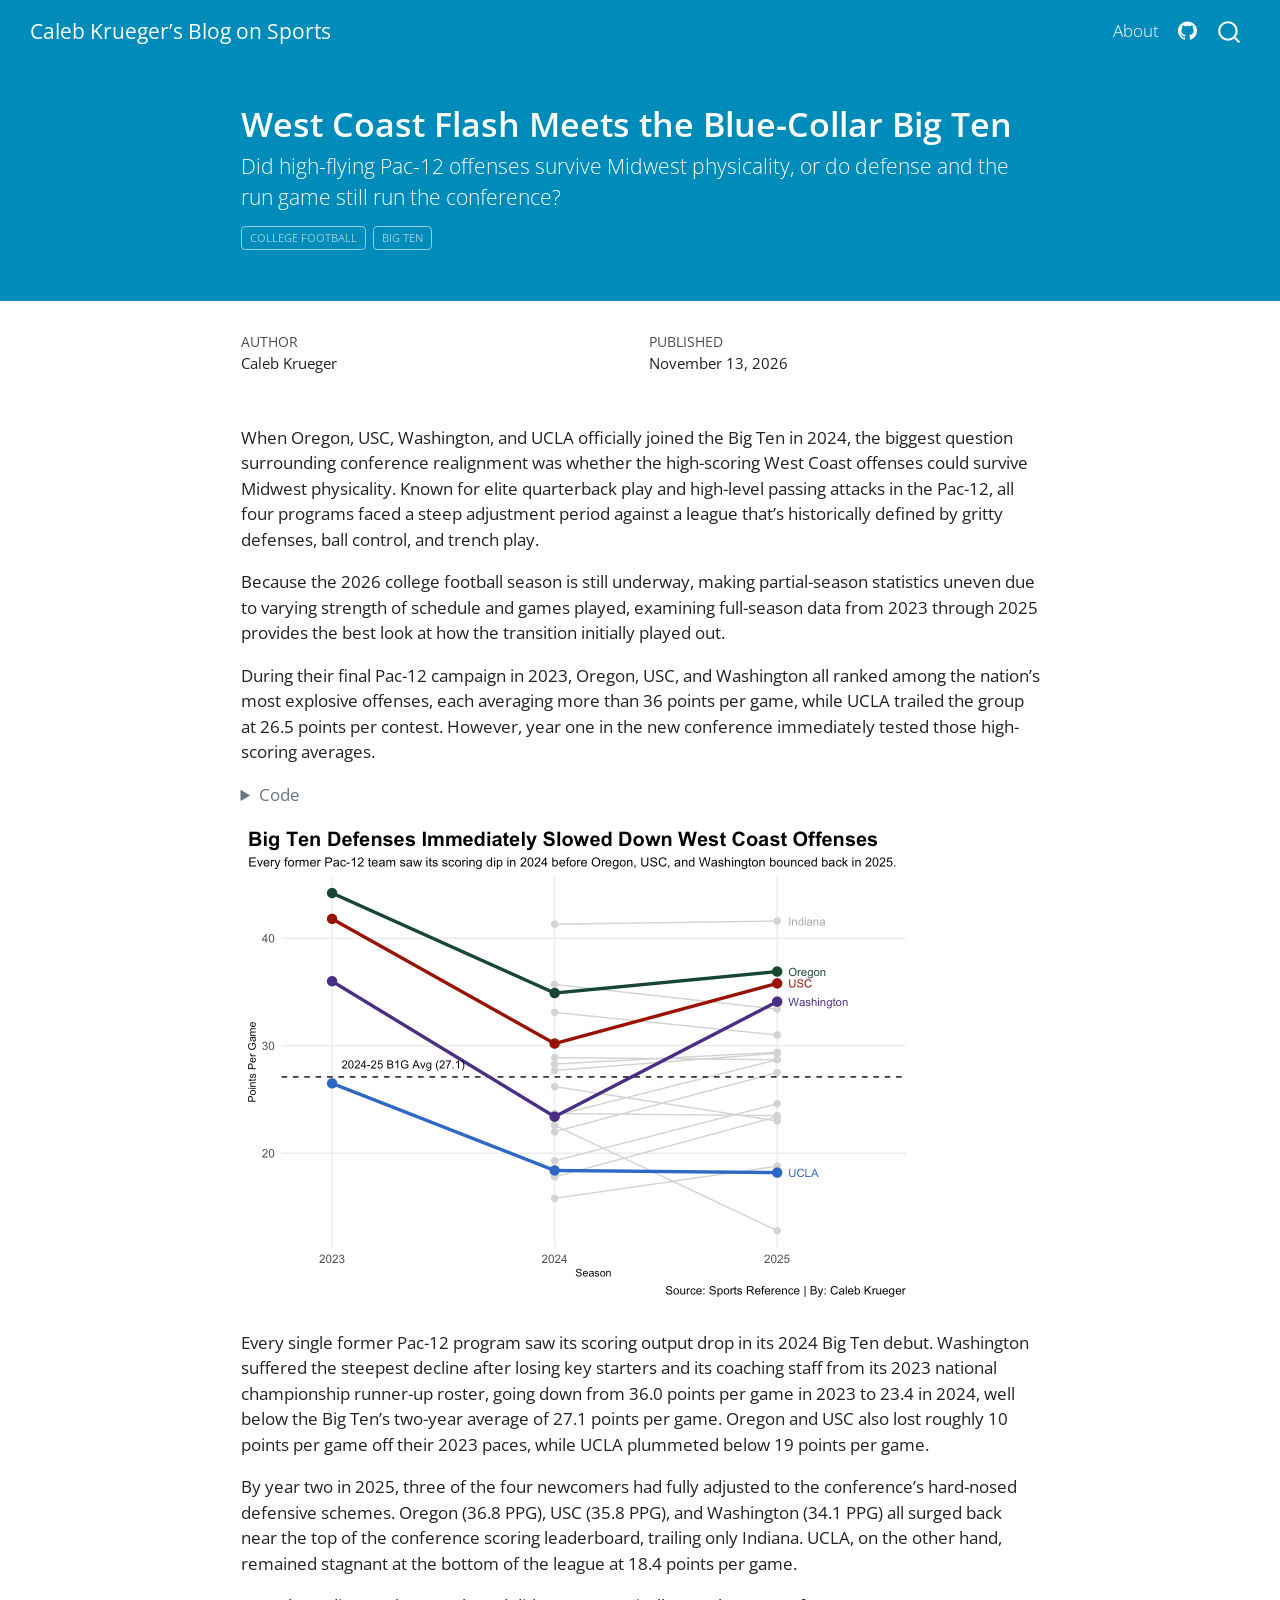
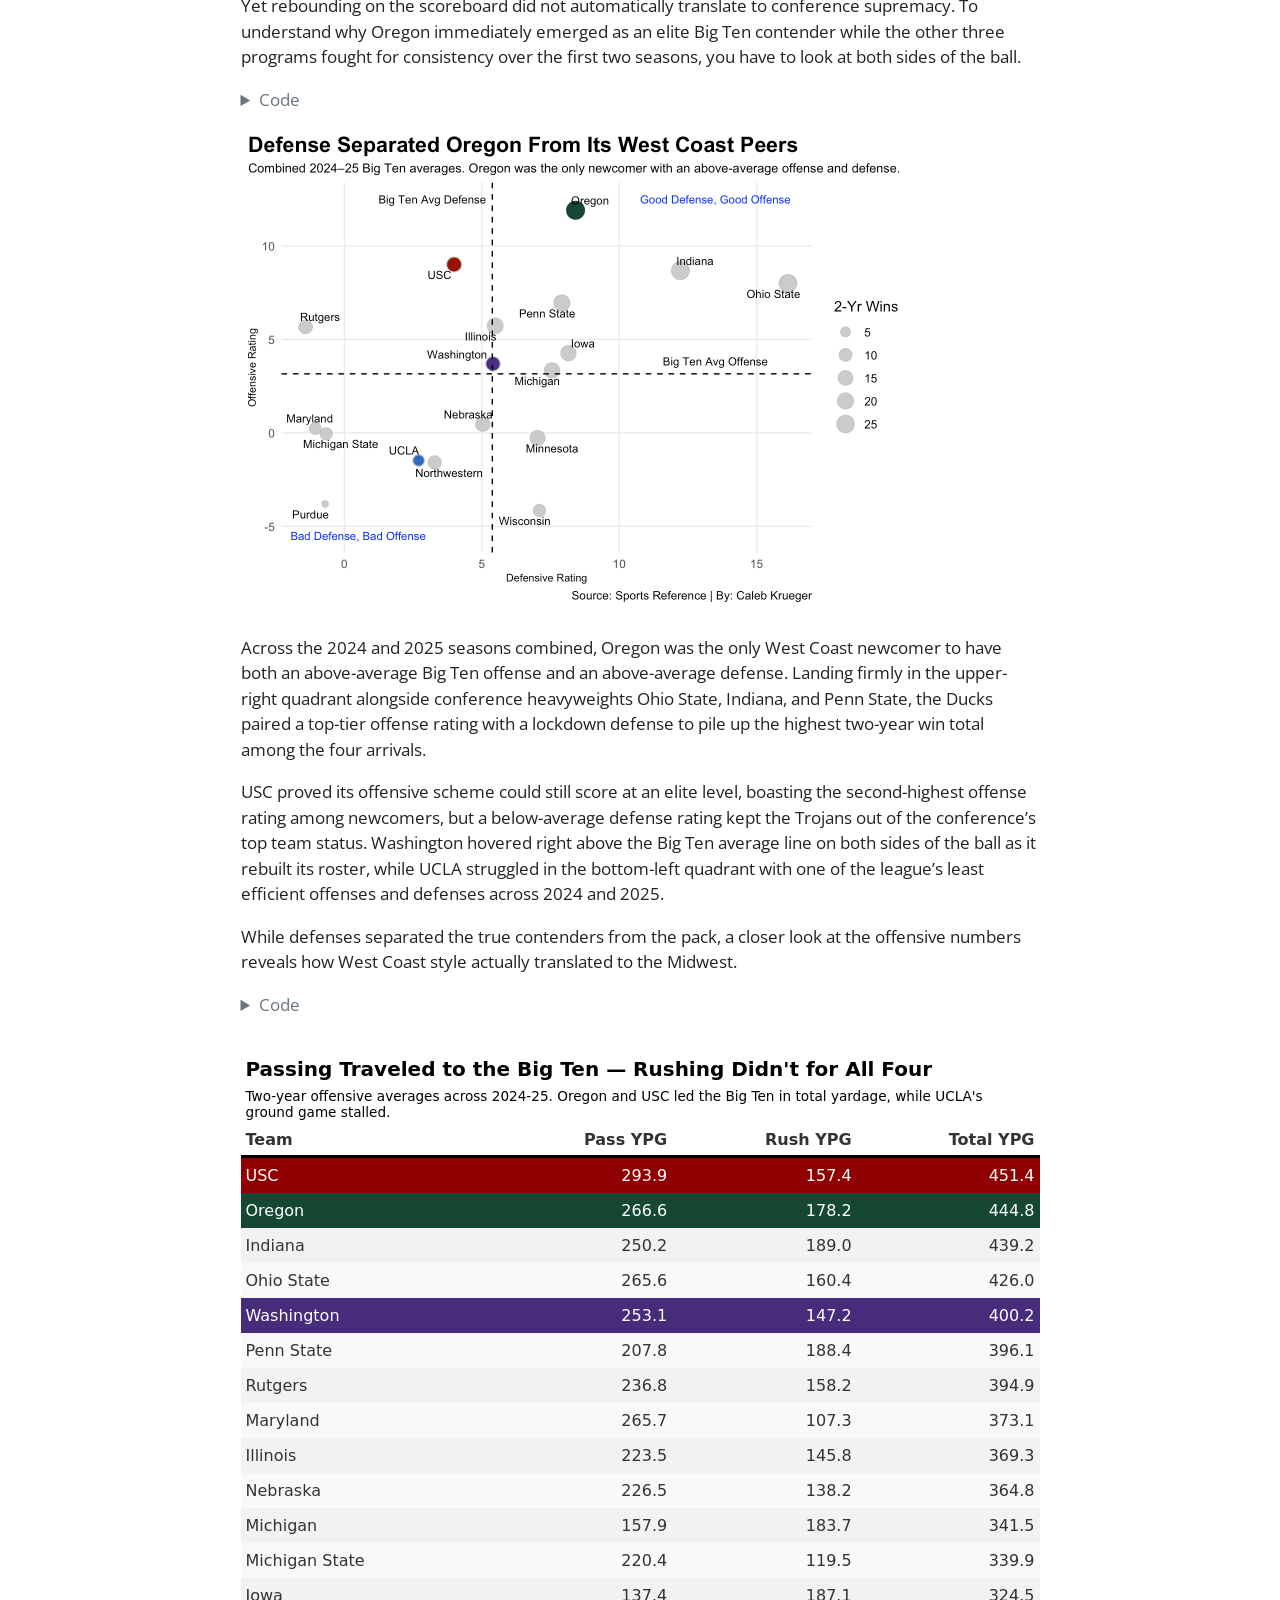
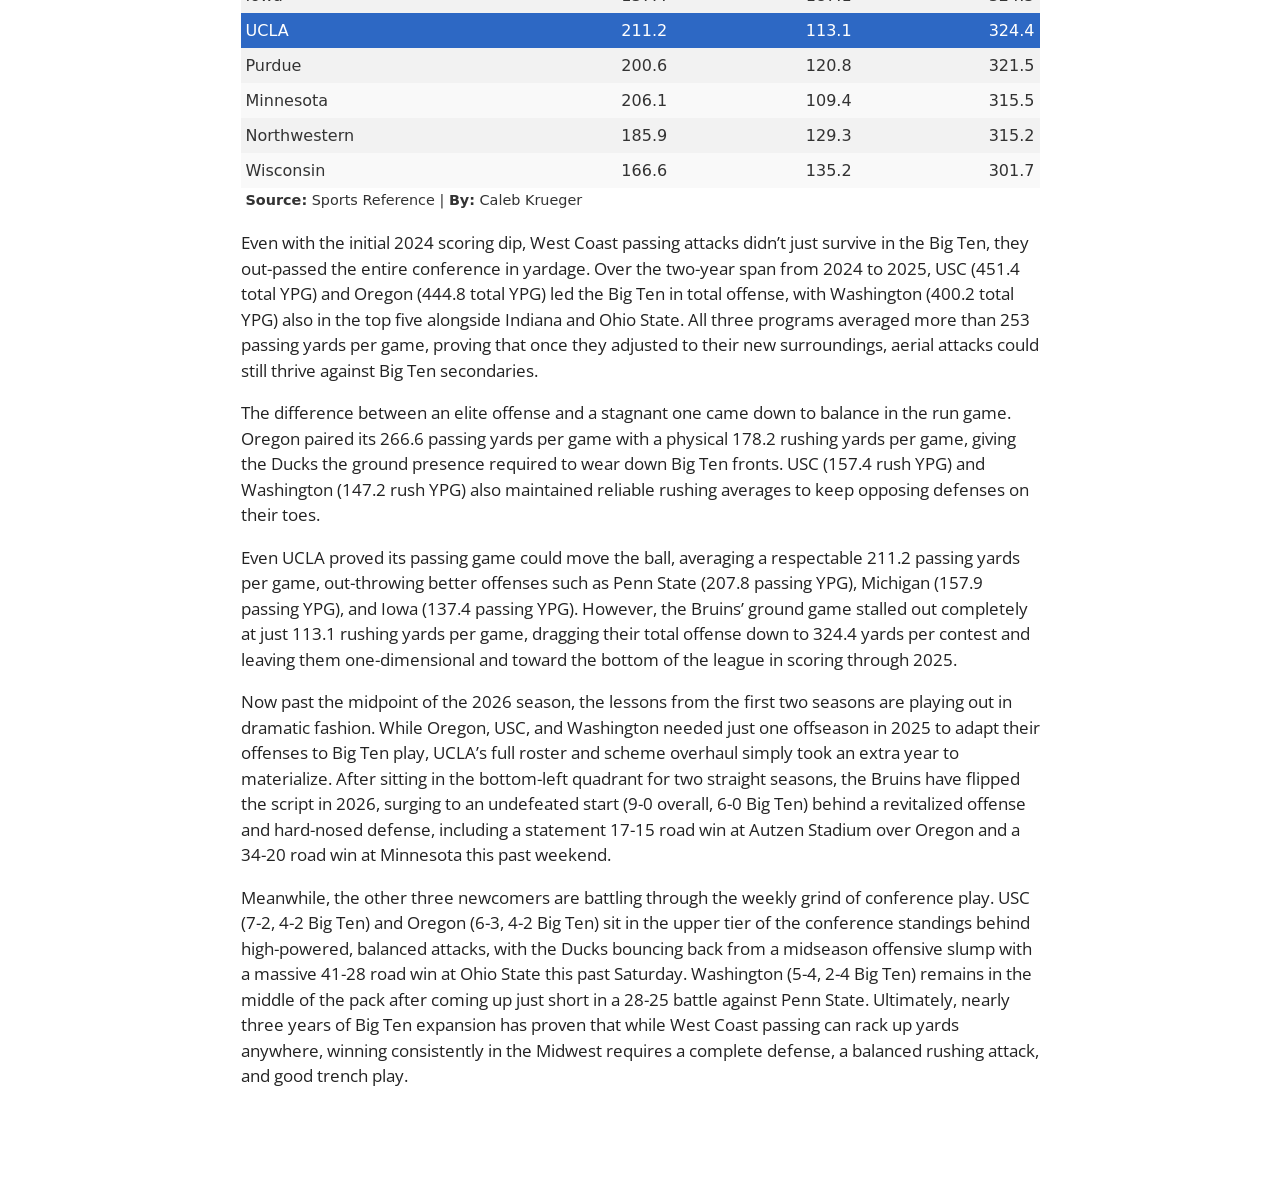
<file: posts/westcoast-bigten-collegefootball-pac12-midwest/index.html>
<!DOCTYPE html>
<html xmlns="http://www.w3.org/1999/xhtml" lang="en" xml:lang="en"><head>

<meta charset="utf-8">
<meta name="generator" content="quarto-1.11.9">

<meta name="viewport" content="width=device-width, initial-scale=1.0, user-scalable=yes">

<meta name="author" content="Caleb Krueger">
<meta name="dcterms.date" content="2026-11-13">

<title>West Coast Flash Meets the Blue-Collar Big Ten – Caleb Krueger’s Blog on Sports</title>
<style>
/* Default styles provided by pandoc.
** See https://pandoc.org/MANUAL.html#variables-for-html for config info.
*/
span.smallcaps{font-variant: small-caps;}
div.columns{display: flex; gap: 1.5em;}
div.column{flex: auto;}
@media screen {
div.columns{gap: min(4vw, 1.5em);}
div.column{overflow-x: auto;}
}
div.hanging-indent{margin-left: 1.5em; text-indent: -1.5em;}
ul.task-list{list-style: none;}
ul.task-list li input[type="checkbox"] {
  width: 0.8em;
  margin: 0 0.8em 0.2em -1em; /* quarto-specific, see https://github.com/quarto-dev/quarto-cli/issues/4556 */ 
  vertical-align: middle;
}
/* CSS for syntax highlighting */
html { -webkit-text-size-adjust: 100%; }
pre > code.sourceCode { white-space: pre; position: relative; }
pre > code.sourceCode > span { display: inline-block; line-height: 1.25; }
pre > code.sourceCode > span:empty { height: 1.2em; }
.sourceCode { overflow: visible; }
code.sourceCode > span { color: inherit; text-decoration: inherit; }
div.sourceCode { margin: 1em 0; }
pre.sourceCode { margin: 0; }
@media screen {
div.sourceCode { overflow: auto; }
}
@media print {
pre > code.sourceCode { white-space: pre-wrap; }
pre > code.sourceCode > span { text-indent: -5em; padding-left: 5em; }
}
pre.numberSource code
  { counter-reset: source-line 0; }
pre.numberSource code > span
  { position: relative; left: -4em; counter-increment: source-line; }
pre.numberSource code > span > a:first-child::before
  { content: counter(source-line);
    position: relative; left: -1em; text-align: right; vertical-align: baseline;
    border: none; display: inline-block;
    -webkit-touch-callout: none; -webkit-user-select: none;
    -khtml-user-select: none; -moz-user-select: none;
    -ms-user-select: none; user-select: none;
    padding: 0 4px; width: 4em;
  }
pre.numberSource { margin-left: 3em;  padding-left: 4px; }
div.sourceCode
  {   }
@media screen {
pre > code.sourceCode > span > a:first-child::before { text-decoration: underline; }
}
</style>


<script src="../../site_libs/quarto-nav/quarto-nav.js"></script>
<script src="../../site_libs/quarto-nav/headroom.min.js"></script>
<script src="../../site_libs/clipboard/clipboard.min.js"></script>
<script src="../../site_libs/quarto-search/autocomplete.umd.js"></script>
<script src="../../site_libs/quarto-search/fuse.min.js"></script>
<script src="../../site_libs/quarto-search/quarto-search.js"></script>
<meta name="quarto:offset" content="../../">
<link href="../../logo.png" rel="icon" type="image/png">
<script src="../../site_libs/quarto-html/quarto.js" type="module"></script>
<script src="../../site_libs/quarto-html/tabsets/tabsets.js" type="module"></script>
<script src="../../site_libs/quarto-html/scrollable-regions/scrollable-regions.js" type="module"></script>
<script src="../../site_libs/quarto-html/popper.min.js"></script>
<script src="../../site_libs/quarto-html/tippy.umd.min.js"></script>
<script src="../../site_libs/quarto-html/anchor.min.js"></script>
<link href="../../site_libs/quarto-html/tippy.css" rel="stylesheet">
<link href="../../site_libs/quarto-html/quarto-syntax-highlighting-63b5708e65d6cd79cd7618c58d0c21e7.css" rel="stylesheet" id="quarto-text-highlighting-styles">
<script src="../../site_libs/bootstrap/bootstrap.min.js"></script>
<link href="../../site_libs/bootstrap/bootstrap-icons.css" rel="stylesheet">
<link href="../../site_libs/bootstrap/bootstrap-608d2ac6981a79f268abfa8d7ae3c336.min.css" rel="stylesheet" append-hash="true" id="quarto-bootstrap" data-mode="light">
<script id="quarto-search-options" type="application/json">{
  "location": "navbar",
  "copy-button": false,
  "collapse-after": 3,
  "panel-placement": "end",
  "type": "overlay",
  "limit": 50,
  "keyboard-shortcut": [
    "f",
    "/",
    "s"
  ],
  "show-item-context": false,
  "language": {
    "search-no-results-text": "No results",
    "search-matching-documents-text": "matching documents",
    "search-copy-link-title": "Copy link to search",
    "search-hide-matches-text": "Hide additional matches",
    "search-more-match-text": "more match in this document",
    "search-more-matches-text": "more matches in this document",
    "search-clear-button-title": "Clear",
    "search-text-placeholder": "",
    "search-detached-cancel-button-title": "Cancel",
    "search-submit-button-title": "Submit",
    "search-label": "Search"
  }
}</script>


<link rel="stylesheet" href="../../styles.css">
</head>

<body class="nav-fixed fullcontent quarto-light"><a id="quarto-skip-link" class="visually-hidden-focusable" href="#quarto-document-content">Skip to main content</a>

<div id="quarto-search-results"></div>
  <header id="quarto-header" class="headroom fixed-top quarto-banner">
    <nav class="navbar navbar-expand-lg " data-bs-theme="dark" aria-label="Site">
      <div class="navbar-container container-fluid">
      <div class="navbar-brand-container mx-auto">
    <a class="navbar-brand" href="../../index.html">
    <span class="navbar-title">Caleb Krueger’s Blog on Sports</span>
    </a>
  </div>
          <button class="navbar-toggler" type="button" data-bs-toggle="collapse" data-bs-target="#navbarCollapse" aria-controls="navbarCollapse" aria-expanded="false" aria-label="Toggle navigation" onclick="if (window.quartoToggleHeadroom) { window.quartoToggleHeadroom(); }">
  <span class="navbar-toggler-icon"></span>
</button>
          <div class="collapse navbar-collapse" id="navbarCollapse">
            <ul class="navbar-nav navbar-nav-scroll ms-auto">
  <li class="nav-item">
    <a class="nav-link" href="../../about.html"> 
<span class="menu-text">About</span></a>
  </li>  
  <li class="nav-item compact">
    <a class="nav-link" href="https://github.com/Caleb-Krueger-UNL"> <i class="bi bi-github" role="img">
</i> 
<span class="menu-text"></span></a>
  </li>  
</ul>
          </div> <!-- /navcollapse -->
            <div class="quarto-navbar-tools">
</div>
            <div id="quarto-search" class="" title="Search"></div>
      </div> <!-- /container-fluid -->
    </nav>
</header>
<!-- content -->
<header id="title-block-header" class="quarto-title-block default page-columns page-full">
  <div class="quarto-title-banner page-columns page-full">
    <div class="quarto-title column-body">
      <h1 class="title">West Coast Flash Meets the Blue-Collar Big Ten</h1>
            <p class="subtitle lead">Did high-flying Pac-12 offenses survive Midwest physicality, or do defense and the run game still run the conference?</p>
                                <div class="quarto-categories">
                <div class="quarto-category">College Football</div>
                <div class="quarto-category">Big Ten</div>
              </div>
                  </div>
  </div>
    
  
  <div class="quarto-title-meta">

      <div>
      <div class="quarto-title-meta-heading">Author</div>
      <div class="quarto-title-meta-contents">
               <p>Caleb Krueger </p>
            </div>
    </div>
      
      <div>
      <div class="quarto-title-meta-heading">Published</div>
      <div class="quarto-title-meta-contents">
        <p class="date">November 13, 2026</p>
      </div>
    </div>
    
      
    </div>
    
  
  </header><div id="quarto-content" class="quarto-container page-columns page-rows-contents page-layout-article page-navbar">
<!-- sidebar -->
<!-- margin-sidebar -->
    
<!-- main -->
<main class="content quarto-banner-title-block" id="quarto-document-content" tabindex="-1">





<p>When Oregon, USC, Washington, and UCLA officially joined the Big Ten in 2024, the biggest question surrounding conference realignment was whether the high-scoring West Coast offenses could survive Midwest physicality. Known for elite quarterback play and high-level passing attacks in the Pac-12, all four programs faced a steep adjustment period against a league that’s historically defined by gritty defenses, ball control, and trench play.&nbsp;</p>
<p>Because the 2026 college football season is still underway, making partial-season statistics uneven due to varying strength of schedule and games played, examining full-season data from 2023 through 2025 provides the best look at how the transition initially played out.&nbsp;</p>
<p>During their final Pac-12 campaign in 2023, Oregon, USC, and Washington all ranked among the nation’s most explosive offenses, each averaging more than 36 points per game, while UCLA trailed the group at 26.5 points per contest. However, year one in the new conference immediately tested those high-scoring averages.</p>
<div class="cell">
<details class="code-fold">
<summary>Code</summary>
<div class="code-copy-outer-scaffold"><div class="sourceCode cell-code" id="cb1"><pre class="sourceCode r code-with-copy"><code class="sourceCode r"><span id="cb1-1"><a href="#cb1-1" aria-hidden="true" tabindex="-1"></a><span class="fu">library</span>(tidyverse)</span>
<span id="cb1-2"><a href="#cb1-2" aria-hidden="true" tabindex="-1"></a><span class="fu">library</span>(ggrepel)   </span>
<span id="cb1-3"><a href="#cb1-3" aria-hidden="true" tabindex="-1"></a><span class="fu">library</span>(gt)</span>
<span id="cb1-4"><a href="#cb1-4" aria-hidden="true" tabindex="-1"></a></span>
<span id="cb1-5"><a href="#cb1-5" aria-hidden="true" tabindex="-1"></a>pac12_23 <span class="ot">&lt;-</span> <span class="fu">read_csv</span>(<span class="st">"data/pac12_23.csv"</span>, <span class="at">skip =</span> <span class="dv">1</span>) <span class="sc">|&gt;</span> <span class="fu">mutate</span>(<span class="at">Season =</span> <span class="dv">2023</span>)</span>
<span id="cb1-6"><a href="#cb1-6" aria-hidden="true" tabindex="-1"></a>b1g_24 <span class="ot">&lt;-</span> <span class="fu">read_csv</span>(<span class="st">"data/b1g_24.csv"</span>, <span class="at">skip =</span> <span class="dv">1</span>) <span class="sc">|&gt;</span> <span class="fu">mutate</span>(<span class="at">Season =</span> <span class="dv">2024</span>)</span>
<span id="cb1-7"><a href="#cb1-7" aria-hidden="true" tabindex="-1"></a>b1g_25 <span class="ot">&lt;-</span> <span class="fu">read_csv</span>(<span class="st">"data/b1g_25.csv"</span>, <span class="at">skip =</span> <span class="dv">1</span>) <span class="sc">|&gt;</span> <span class="fu">mutate</span>(<span class="at">Season =</span> <span class="dv">2025</span>)</span>
<span id="cb1-8"><a href="#cb1-8" aria-hidden="true" tabindex="-1"></a></span>
<span id="cb1-9"><a href="#cb1-9" aria-hidden="true" tabindex="-1"></a>west_coast_teams <span class="ot">&lt;-</span> <span class="fu">c</span>(<span class="st">"Oregon"</span>, <span class="st">"USC"</span>, <span class="st">"Washington"</span>, <span class="st">"UCLA"</span>)</span>
<span id="cb1-10"><a href="#cb1-10" aria-hidden="true" tabindex="-1"></a></span>
<span id="cb1-11"><a href="#cb1-11" aria-hidden="true" tabindex="-1"></a>wc_lines <span class="ot">&lt;-</span> <span class="fu">bind_rows</span>(pac12_23, b1g_24, b1g_25) <span class="sc">|&gt;</span></span>
<span id="cb1-12"><a href="#cb1-12" aria-hidden="true" tabindex="-1"></a>  <span class="fu">filter</span>(School <span class="sc">%in%</span> west_coast_teams)</span>
<span id="cb1-13"><a href="#cb1-13" aria-hidden="true" tabindex="-1"></a></span>
<span id="cb1-14"><a href="#cb1-14" aria-hidden="true" tabindex="-1"></a>b1g_lines <span class="ot">&lt;-</span> <span class="fu">bind_rows</span>(b1g_24, b1g_25)</span>
<span id="cb1-15"><a href="#cb1-15" aria-hidden="true" tabindex="-1"></a></span>
<span id="cb1-16"><a href="#cb1-16" aria-hidden="true" tabindex="-1"></a>oregon <span class="ot">&lt;-</span> wc_lines <span class="sc">|&gt;</span> <span class="fu">filter</span>(School <span class="sc">==</span> <span class="st">"Oregon"</span>)</span>
<span id="cb1-17"><a href="#cb1-17" aria-hidden="true" tabindex="-1"></a>usc <span class="ot">&lt;-</span> wc_lines <span class="sc">|&gt;</span> <span class="fu">filter</span>(School <span class="sc">==</span> <span class="st">"USC"</span>)</span>
<span id="cb1-18"><a href="#cb1-18" aria-hidden="true" tabindex="-1"></a>washington <span class="ot">&lt;-</span> wc_lines <span class="sc">|&gt;</span> <span class="fu">filter</span>(School <span class="sc">==</span> <span class="st">"Washington"</span>)</span>
<span id="cb1-19"><a href="#cb1-19" aria-hidden="true" tabindex="-1"></a>ucla <span class="ot">&lt;-</span> wc_lines <span class="sc">|&gt;</span> <span class="fu">filter</span>(School <span class="sc">==</span> <span class="st">"UCLA"</span>)</span>
<span id="cb1-20"><a href="#cb1-20" aria-hidden="true" tabindex="-1"></a></span>
<span id="cb1-21"><a href="#cb1-21" aria-hidden="true" tabindex="-1"></a>indiana_label <span class="ot">&lt;-</span> b1g_lines <span class="sc">|&gt;</span> <span class="fu">filter</span>(School <span class="sc">==</span> <span class="st">"Indiana"</span> <span class="sc">&amp;</span> Season <span class="sc">==</span> <span class="dv">2025</span>)</span>
<span id="cb1-22"><a href="#cb1-22" aria-hidden="true" tabindex="-1"></a></span>
<span id="cb1-23"><a href="#cb1-23" aria-hidden="true" tabindex="-1"></a><span class="fu">ggplot</span>() <span class="sc">+</span></span>
<span id="cb1-24"><a href="#cb1-24" aria-hidden="true" tabindex="-1"></a>  <span class="fu">geom_line</span>(<span class="at">data =</span> b1g_lines, <span class="fu">aes</span>(<span class="at">x =</span> Season, <span class="at">y =</span> Pts, <span class="at">group =</span> School), <span class="at">color =</span> <span class="st">"lightgrey"</span>) <span class="sc">+</span></span>
<span id="cb1-25"><a href="#cb1-25" aria-hidden="true" tabindex="-1"></a>  <span class="fu">geom_point</span>(<span class="at">data =</span> b1g_lines, <span class="fu">aes</span>(<span class="at">x =</span> Season, <span class="at">y =</span> Pts), <span class="at">color =</span> <span class="st">"lightgrey"</span>, <span class="at">size =</span> <span class="dv">2</span>) <span class="sc">+</span></span>
<span id="cb1-26"><a href="#cb1-26" aria-hidden="true" tabindex="-1"></a>  <span class="fu">geom_hline</span>(<span class="at">yintercept =</span> <span class="fl">27.1</span>, <span class="at">linetype =</span> <span class="st">"dashed"</span>, <span class="at">color =</span> <span class="st">"black"</span>) <span class="sc">+</span></span>
<span id="cb1-27"><a href="#cb1-27" aria-hidden="true" tabindex="-1"></a>  <span class="fu">geom_line</span>(<span class="at">data =</span> oregon, <span class="fu">aes</span>(<span class="at">x =</span> Season, <span class="at">y =</span> Pts, <span class="at">group =</span> School), <span class="at">color =</span> <span class="st">"#154733"</span>, <span class="at">size =</span> <span class="fl">1.2</span>) <span class="sc">+</span></span>
<span id="cb1-28"><a href="#cb1-28" aria-hidden="true" tabindex="-1"></a>  <span class="fu">geom_point</span>(<span class="at">data =</span> oregon, <span class="fu">aes</span>(<span class="at">x =</span> Season, <span class="at">y =</span> Pts), <span class="at">color =</span> <span class="st">"#154733"</span>, <span class="at">size =</span> <span class="dv">3</span>) <span class="sc">+</span></span>
<span id="cb1-29"><a href="#cb1-29" aria-hidden="true" tabindex="-1"></a>  <span class="fu">geom_line</span>(<span class="at">data =</span> usc, <span class="fu">aes</span>(<span class="at">x =</span> Season, <span class="at">y =</span> Pts, <span class="at">group =</span> School), <span class="at">color =</span> <span class="st">"#990000"</span>, <span class="at">size =</span> <span class="fl">1.2</span>) <span class="sc">+</span></span>
<span id="cb1-30"><a href="#cb1-30" aria-hidden="true" tabindex="-1"></a>  <span class="fu">geom_point</span>(<span class="at">data =</span> usc, <span class="fu">aes</span>(<span class="at">x =</span> Season, <span class="at">y =</span> Pts), <span class="at">color =</span> <span class="st">"#990000"</span>, <span class="at">size =</span> <span class="dv">3</span>) <span class="sc">+</span></span>
<span id="cb1-31"><a href="#cb1-31" aria-hidden="true" tabindex="-1"></a>  <span class="fu">geom_line</span>(<span class="at">data =</span> washington, <span class="fu">aes</span>(<span class="at">x =</span> Season, <span class="at">y =</span> Pts, <span class="at">group =</span> School), <span class="at">color =</span> <span class="st">"#4B2E83"</span>, <span class="at">size =</span> <span class="fl">1.2</span>) <span class="sc">+</span></span>
<span id="cb1-32"><a href="#cb1-32" aria-hidden="true" tabindex="-1"></a>  <span class="fu">geom_point</span>(<span class="at">data =</span> washington, <span class="fu">aes</span>(<span class="at">x =</span> Season, <span class="at">y =</span> Pts), <span class="at">color =</span> <span class="st">"#4B2E83"</span>, <span class="at">size =</span> <span class="dv">3</span>) <span class="sc">+</span></span>
<span id="cb1-33"><a href="#cb1-33" aria-hidden="true" tabindex="-1"></a>  <span class="fu">geom_line</span>(<span class="at">data =</span> ucla, <span class="fu">aes</span>(<span class="at">x =</span> Season, <span class="at">y =</span> Pts, <span class="at">group =</span> School), <span class="at">color =</span> <span class="st">"#2D68C4"</span>, <span class="at">size =</span> <span class="fl">1.2</span>) <span class="sc">+</span></span>
<span id="cb1-34"><a href="#cb1-34" aria-hidden="true" tabindex="-1"></a>  <span class="fu">geom_point</span>(<span class="at">data =</span> ucla, <span class="fu">aes</span>(<span class="at">x =</span> Season, <span class="at">y =</span> Pts), <span class="at">color =</span> <span class="st">"#2D68C4"</span>, <span class="at">size =</span> <span class="dv">3</span>) <span class="sc">+</span></span>
<span id="cb1-35"><a href="#cb1-35" aria-hidden="true" tabindex="-1"></a>  <span class="fu">geom_text</span>(<span class="at">data =</span> oregon <span class="sc">|&gt;</span> <span class="fu">filter</span>(Season <span class="sc">==</span> <span class="dv">2025</span>), <span class="fu">aes</span>(<span class="at">x =</span> Season <span class="sc">+</span> <span class="fl">0.05</span>, <span class="at">y =</span> Pts, <span class="at">label =</span> School), <span class="at">color =</span> <span class="st">"#154733"</span>, <span class="at">hjust =</span> <span class="dv">0</span>, <span class="at">size =</span> <span class="dv">3</span>) <span class="sc">+</span></span>
<span id="cb1-36"><a href="#cb1-36" aria-hidden="true" tabindex="-1"></a>  <span class="fu">geom_text</span>(<span class="at">data =</span> usc <span class="sc">|&gt;</span> <span class="fu">filter</span>(Season <span class="sc">==</span> <span class="dv">2025</span>), <span class="fu">aes</span>(<span class="at">x =</span> Season <span class="sc">+</span> <span class="fl">0.05</span>, <span class="at">y =</span> Pts, <span class="at">label =</span> School), <span class="at">color =</span> <span class="st">"#990000"</span>, <span class="at">hjust =</span> <span class="dv">0</span>, <span class="at">size =</span> <span class="dv">3</span>) <span class="sc">+</span></span>
<span id="cb1-37"><a href="#cb1-37" aria-hidden="true" tabindex="-1"></a>  <span class="fu">geom_text</span>(<span class="at">data =</span> washington <span class="sc">|&gt;</span> <span class="fu">filter</span>(Season <span class="sc">==</span> <span class="dv">2025</span>), <span class="fu">aes</span>(<span class="at">x =</span> Season <span class="sc">+</span> <span class="fl">0.05</span>, <span class="at">y =</span> Pts, <span class="at">label =</span> School), <span class="at">color =</span> <span class="st">"#4B2E83"</span>, <span class="at">hjust =</span> <span class="dv">0</span>, <span class="at">size =</span> <span class="dv">3</span>) <span class="sc">+</span></span>
<span id="cb1-38"><a href="#cb1-38" aria-hidden="true" tabindex="-1"></a>  <span class="fu">geom_text</span>(<span class="at">data =</span> ucla <span class="sc">|&gt;</span> <span class="fu">filter</span>(Season <span class="sc">==</span> <span class="dv">2025</span>), <span class="fu">aes</span>(<span class="at">x =</span> Season <span class="sc">+</span> <span class="fl">0.05</span>, <span class="at">y =</span> Pts, <span class="at">label =</span> School), <span class="at">color =</span> <span class="st">"#2D68C4"</span>, <span class="at">hjust =</span> <span class="dv">0</span>, <span class="at">size =</span> <span class="dv">3</span>) <span class="sc">+</span></span>
<span id="cb1-39"><a href="#cb1-39" aria-hidden="true" tabindex="-1"></a>  <span class="fu">geom_text</span>(<span class="at">data =</span> indiana_label, <span class="fu">aes</span>(<span class="at">x =</span> Season <span class="sc">+</span> <span class="fl">0.05</span>, <span class="at">y =</span> Pts, <span class="at">label =</span> School), <span class="at">color =</span> <span class="st">"darkgrey"</span>, <span class="at">hjust =</span> <span class="dv">0</span>, <span class="at">size =</span> <span class="dv">3</span>) <span class="sc">+</span></span>
<span id="cb1-40"><a href="#cb1-40" aria-hidden="true" tabindex="-1"></a>  <span class="fu">geom_text</span>(<span class="fu">aes</span>(<span class="at">x =</span> <span class="fl">2023.32</span>, <span class="at">y =</span> <span class="fl">28.3</span>, <span class="at">label =</span> <span class="st">"2024-25 B1G Avg (27.1)"</span>), <span class="at">size =</span> <span class="dv">3</span>) <span class="sc">+</span></span>
<span id="cb1-41"><a href="#cb1-41" aria-hidden="true" tabindex="-1"></a>  <span class="fu">scale_x_continuous</span>(<span class="at">breaks =</span> <span class="fu">c</span>(<span class="dv">2023</span>, <span class="dv">2024</span>, <span class="dv">2025</span>), <span class="at">limits =</span> <span class="fu">c</span>(<span class="fl">2022.9</span>, <span class="fl">2025.45</span>)) <span class="sc">+</span></span>
<span id="cb1-42"><a href="#cb1-42" aria-hidden="true" tabindex="-1"></a>  <span class="fu">labs</span>(</span>
<span id="cb1-43"><a href="#cb1-43" aria-hidden="true" tabindex="-1"></a>    <span class="at">title =</span> <span class="st">"Big Ten Defenses Immediately Slowed Down West Coast Offenses"</span>,</span>
<span id="cb1-44"><a href="#cb1-44" aria-hidden="true" tabindex="-1"></a>    <span class="at">subtitle =</span> <span class="st">"Every former Pac-12 team saw its scoring dip in 2024 before Oregon, USC, and Washington bounced back in 2025."</span>,</span>
<span id="cb1-45"><a href="#cb1-45" aria-hidden="true" tabindex="-1"></a>    <span class="at">x =</span> <span class="st">"Season"</span>,</span>
<span id="cb1-46"><a href="#cb1-46" aria-hidden="true" tabindex="-1"></a>    <span class="at">y =</span> <span class="st">"Points Per Game"</span>,</span>
<span id="cb1-47"><a href="#cb1-47" aria-hidden="true" tabindex="-1"></a>    <span class="at">caption =</span> <span class="st">"Source: Sports Reference | By: Caleb Krueger"</span></span>
<span id="cb1-48"><a href="#cb1-48" aria-hidden="true" tabindex="-1"></a>  ) <span class="sc">+</span></span>
<span id="cb1-49"><a href="#cb1-49" aria-hidden="true" tabindex="-1"></a>  <span class="fu">theme_minimal</span>() <span class="sc">+</span></span>
<span id="cb1-50"><a href="#cb1-50" aria-hidden="true" tabindex="-1"></a>  <span class="fu">theme</span>(</span>
<span id="cb1-51"><a href="#cb1-51" aria-hidden="true" tabindex="-1"></a>    <span class="at">plot.title =</span> <span class="fu">element_text</span>(<span class="at">size =</span> <span class="dv">15</span>, <span class="at">face =</span> <span class="st">"bold"</span>),</span>
<span id="cb1-52"><a href="#cb1-52" aria-hidden="true" tabindex="-1"></a>    <span class="at">plot.subtitle =</span> <span class="fu">element_text</span>(<span class="at">size =</span> <span class="fl">9.5</span>),</span>
<span id="cb1-53"><a href="#cb1-53" aria-hidden="true" tabindex="-1"></a>    <span class="at">axis.title =</span> <span class="fu">element_text</span>(<span class="at">size =</span> <span class="dv">8</span>),</span>
<span id="cb1-54"><a href="#cb1-54" aria-hidden="true" tabindex="-1"></a>    <span class="at">panel.grid.minor =</span> <span class="fu">element_blank</span>(),</span>
<span id="cb1-55"><a href="#cb1-55" aria-hidden="true" tabindex="-1"></a>    <span class="at">plot.title.position =</span> <span class="st">"plot"</span>, </span>
<span id="cb1-56"><a href="#cb1-56" aria-hidden="true" tabindex="-1"></a>    <span class="fu">ggsave</span>(<span class="st">"image.png"</span>)</span>
<span id="cb1-57"><a href="#cb1-57" aria-hidden="true" tabindex="-1"></a>  )</span></code></pre></div><button title="Copy to Clipboard" class="code-copy-button"><i class="bi"></i></button></div>
</details>
<div class="cell-output-display">
<div>
<figure class="figure">
<p><img src="index_files/figure-html/unnamed-chunk-1-1.png" class="img-fluid figure-img" width="672"></p>
</figure>
</div>
</div>
</div>
<p>Every single former Pac-12 program saw its scoring output drop in its 2024 Big Ten debut. Washington suffered the steepest decline after losing key starters and its coaching staff from its 2023 national championship runner-up roster, going down from 36.0 points per game in 2023 to 23.4 in 2024, well below the Big Ten’s two-year average of 27.1 points per game. Oregon and USC also lost roughly 10 points per game off their 2023 paces, while UCLA plummeted below 19 points per game.&nbsp;</p>
<p>By year two in 2025, three of the four newcomers had fully adjusted to the conference’s hard-nosed defensive schemes. Oregon (36.8 PPG), USC (35.8 PPG), and Washington (34.1 PPG) all surged back near the top of the conference scoring leaderboard, trailing only Indiana. UCLA, on the other hand, remained stagnant at the bottom of the league at 18.4 points per game.&nbsp;</p>
<p>Yet rebounding on the scoreboard did not automatically translate to conference supremacy. To understand why Oregon immediately emerged as an elite Big Ten contender while the other three programs fought for consistency over the first two seasons, you have to look at both sides of the ball.&nbsp;</p>
<div class="cell">
<details class="code-fold">
<summary>Code</summary>
<div class="code-copy-outer-scaffold"><div class="sourceCode cell-code" id="cb2"><pre class="sourceCode r code-with-copy"><code class="sourceCode r"><span id="cb2-1"><a href="#cb2-1" aria-hidden="true" tabindex="-1"></a>b1g_24_ratings <span class="ot">&lt;-</span> <span class="fu">read_csv</span>(<span class="st">"data/b1g_24_ratings.csv"</span>, <span class="at">skip =</span> <span class="dv">1</span>)</span>
<span id="cb2-2"><a href="#cb2-2" aria-hidden="true" tabindex="-1"></a>b1g_25_ratings <span class="ot">&lt;-</span> <span class="fu">read_csv</span>(<span class="st">"data/b1g_25_ratings.csv"</span>, <span class="at">skip =</span> <span class="dv">1</span>)</span>
<span id="cb2-3"><a href="#cb2-3" aria-hidden="true" tabindex="-1"></a></span>
<span id="cb2-4"><a href="#cb2-4" aria-hidden="true" tabindex="-1"></a>b1g_combined <span class="ot">&lt;-</span> <span class="fu">bind_rows</span>(b1g_24_ratings, b1g_25_ratings) <span class="sc">|&gt;</span></span>
<span id="cb2-5"><a href="#cb2-5" aria-hidden="true" tabindex="-1"></a>  <span class="fu">group_by</span>(School) <span class="sc">|&gt;</span></span>
<span id="cb2-6"><a href="#cb2-6" aria-hidden="true" tabindex="-1"></a>  <span class="fu">summarise</span>(</span>
<span id="cb2-7"><a href="#cb2-7" aria-hidden="true" tabindex="-1"></a>    <span class="at">Wins =</span> <span class="fu">sum</span>(W),</span>
<span id="cb2-8"><a href="#cb2-8" aria-hidden="true" tabindex="-1"></a>    <span class="at">OSRS =</span> <span class="fu">mean</span>(OSRS),</span>
<span id="cb2-9"><a href="#cb2-9" aria-hidden="true" tabindex="-1"></a>    <span class="at">DSRS =</span> <span class="fu">mean</span>(DSRS),</span>
<span id="cb2-10"><a href="#cb2-10" aria-hidden="true" tabindex="-1"></a>    <span class="at">SRS =</span> <span class="fu">mean</span>(SRS)</span>
<span id="cb2-11"><a href="#cb2-11" aria-hidden="true" tabindex="-1"></a>  )</span>
<span id="cb2-12"><a href="#cb2-12" aria-hidden="true" tabindex="-1"></a></span>
<span id="cb2-13"><a href="#cb2-13" aria-hidden="true" tabindex="-1"></a>oregon <span class="ot">&lt;-</span> b1g_combined <span class="sc">|&gt;</span> <span class="fu">filter</span>(School <span class="sc">==</span> <span class="st">"Oregon"</span>)</span>
<span id="cb2-14"><a href="#cb2-14" aria-hidden="true" tabindex="-1"></a>usc <span class="ot">&lt;-</span> b1g_combined <span class="sc">|&gt;</span> <span class="fu">filter</span>(School <span class="sc">==</span> <span class="st">"USC"</span>)</span>
<span id="cb2-15"><a href="#cb2-15" aria-hidden="true" tabindex="-1"></a>washington <span class="ot">&lt;-</span> b1g_combined <span class="sc">|&gt;</span> <span class="fu">filter</span>(School <span class="sc">==</span> <span class="st">"Washington"</span>)</span>
<span id="cb2-16"><a href="#cb2-16" aria-hidden="true" tabindex="-1"></a>ucla <span class="ot">&lt;-</span> b1g_combined <span class="sc">|&gt;</span> <span class="fu">filter</span>(School <span class="sc">==</span> <span class="st">"UCLA"</span>)</span>
<span id="cb2-17"><a href="#cb2-17" aria-hidden="true" tabindex="-1"></a></span>
<span id="cb2-18"><a href="#cb2-18" aria-hidden="true" tabindex="-1"></a><span class="fu">ggplot</span>() <span class="sc">+</span></span>
<span id="cb2-19"><a href="#cb2-19" aria-hidden="true" tabindex="-1"></a>  <span class="fu">geom_point</span>(<span class="at">data =</span> b1g_combined, <span class="fu">aes</span>(<span class="at">x =</span> DSRS, <span class="at">y =</span> OSRS, <span class="at">size =</span> Wins), <span class="at">color =</span> <span class="st">"grey"</span>, <span class="at">alpha =</span> <span class="fl">0.8</span>) <span class="sc">+</span></span>
<span id="cb2-20"><a href="#cb2-20" aria-hidden="true" tabindex="-1"></a>  <span class="fu">geom_point</span>(<span class="at">data =</span> ucla, <span class="fu">aes</span>(<span class="at">x =</span> DSRS, <span class="at">y =</span> OSRS), <span class="at">color =</span> <span class="st">"#2D68C4"</span>, <span class="at">size =</span> <span class="dv">3</span>) <span class="sc">+</span></span>
<span id="cb2-21"><a href="#cb2-21" aria-hidden="true" tabindex="-1"></a>  <span class="fu">geom_point</span>(<span class="at">data =</span> usc, <span class="fu">aes</span>(<span class="at">x =</span> DSRS, <span class="at">y =</span> OSRS), <span class="at">color =</span> <span class="st">"#990000"</span>, <span class="at">size =</span> <span class="fl">4.2</span>) <span class="sc">+</span></span>
<span id="cb2-22"><a href="#cb2-22" aria-hidden="true" tabindex="-1"></a>  <span class="fu">geom_point</span>(<span class="at">data =</span> washington, <span class="fu">aes</span>(<span class="at">x =</span> DSRS, <span class="at">y =</span> OSRS), <span class="at">color =</span> <span class="st">"#4B2E83"</span>, <span class="at">size =</span> <span class="dv">4</span>) <span class="sc">+</span></span>
<span id="cb2-23"><a href="#cb2-23" aria-hidden="true" tabindex="-1"></a>  <span class="fu">geom_point</span>(<span class="at">data =</span> oregon, <span class="fu">aes</span>(<span class="at">x =</span> DSRS, <span class="at">y =</span> OSRS), <span class="at">color =</span> <span class="st">"#154733"</span>, <span class="at">size =</span> <span class="dv">6</span>) <span class="sc">+</span></span>
<span id="cb2-24"><a href="#cb2-24" aria-hidden="true" tabindex="-1"></a>  <span class="fu">geom_hline</span>(<span class="at">yintercept =</span> <span class="fl">3.16</span>, <span class="at">linetype =</span> <span class="st">"dashed"</span>, <span class="at">color =</span> <span class="st">"black"</span>) <span class="sc">+</span></span>
<span id="cb2-25"><a href="#cb2-25" aria-hidden="true" tabindex="-1"></a>  <span class="fu">geom_vline</span>(<span class="at">xintercept =</span> <span class="fl">5.38</span>, <span class="at">linetype =</span> <span class="st">"dashed"</span>, <span class="at">color =</span> <span class="st">"black"</span>) <span class="sc">+</span></span>
<span id="cb2-26"><a href="#cb2-26" aria-hidden="true" tabindex="-1"></a>  <span class="fu">geom_text_repel</span>(<span class="at">data =</span> b1g_combined, <span class="fu">aes</span>(<span class="at">x =</span> DSRS, <span class="at">y =</span> OSRS, <span class="at">label =</span> School), <span class="at">size =</span> <span class="dv">3</span>) <span class="sc">+</span></span>
<span id="cb2-27"><a href="#cb2-27" aria-hidden="true" tabindex="-1"></a>  <span class="fu">geom_text</span>(<span class="fu">aes</span>(<span class="at">x =</span> <span class="fl">13.5</span>, <span class="at">y =</span> <span class="fl">12.5</span>, <span class="at">label =</span> <span class="st">"Good Defense, Good Offense"</span>), <span class="at">size =</span> <span class="dv">3</span>, <span class="at">color =</span> <span class="st">"blue"</span>) <span class="sc">+</span></span>
<span id="cb2-28"><a href="#cb2-28" aria-hidden="true" tabindex="-1"></a>  <span class="fu">geom_text</span>(<span class="fu">aes</span>(<span class="at">x =</span> <span class="fl">0.5</span>, <span class="at">y =</span> <span class="sc">-</span><span class="fl">5.5</span>, <span class="at">label =</span> <span class="st">"Bad Defense, Bad Offense"</span>), <span class="at">size =</span> <span class="dv">3</span>, <span class="at">color =</span> <span class="st">"blue"</span>) <span class="sc">+</span></span>
<span id="cb2-29"><a href="#cb2-29" aria-hidden="true" tabindex="-1"></a>  <span class="fu">geom_text</span>(<span class="fu">aes</span>(<span class="at">x =</span> <span class="fl">13.5</span>, <span class="at">y =</span> <span class="fl">3.85</span>, <span class="at">label =</span> <span class="st">"Big Ten Avg Offense"</span>), <span class="at">size =</span> <span class="dv">3</span>, <span class="at">color =</span> <span class="st">"black"</span>) <span class="sc">+</span></span>
<span id="cb2-30"><a href="#cb2-30" aria-hidden="true" tabindex="-1"></a>  <span class="fu">geom_text</span>(<span class="fu">aes</span>(<span class="at">x =</span> <span class="fl">3.2</span>, <span class="at">y =</span> <span class="fl">12.5</span>, <span class="at">label =</span> <span class="st">"Big Ten Avg Defense"</span>), <span class="at">size =</span> <span class="dv">3</span>, <span class="at">color =</span> <span class="st">"black"</span>) <span class="sc">+</span></span>
<span id="cb2-31"><a href="#cb2-31" aria-hidden="true" tabindex="-1"></a>  <span class="fu">scale_size</span>(<span class="at">range =</span> <span class="fu">c</span>(<span class="dv">2</span>, <span class="dv">6</span>), <span class="at">name =</span> <span class="st">"2-Yr Wins"</span>) <span class="sc">+</span></span>
<span id="cb2-32"><a href="#cb2-32" aria-hidden="true" tabindex="-1"></a>  <span class="fu">labs</span>(</span>
<span id="cb2-33"><a href="#cb2-33" aria-hidden="true" tabindex="-1"></a>    <span class="at">title =</span> <span class="st">"Defense Separated Oregon From Its West Coast Peers"</span>,</span>
<span id="cb2-34"><a href="#cb2-34" aria-hidden="true" tabindex="-1"></a>    <span class="at">subtitle =</span> <span class="st">"Combined 2024–25 Big Ten averages. Oregon was the only newcomer with an above-average offense and defense."</span>,</span>
<span id="cb2-35"><a href="#cb2-35" aria-hidden="true" tabindex="-1"></a>    <span class="at">x =</span> <span class="st">"Defensive Rating"</span>,</span>
<span id="cb2-36"><a href="#cb2-36" aria-hidden="true" tabindex="-1"></a>    <span class="at">y =</span> <span class="st">"Offensive Rating"</span>,</span>
<span id="cb2-37"><a href="#cb2-37" aria-hidden="true" tabindex="-1"></a>    <span class="at">caption =</span> <span class="st">"Source: Sports Reference | By: Caleb Krueger"</span></span>
<span id="cb2-38"><a href="#cb2-38" aria-hidden="true" tabindex="-1"></a>  ) <span class="sc">+</span></span>
<span id="cb2-39"><a href="#cb2-39" aria-hidden="true" tabindex="-1"></a>  <span class="fu">theme_minimal</span>() <span class="sc">+</span></span>
<span id="cb2-40"><a href="#cb2-40" aria-hidden="true" tabindex="-1"></a>  <span class="fu">theme</span>(</span>
<span id="cb2-41"><a href="#cb2-41" aria-hidden="true" tabindex="-1"></a>    <span class="at">plot.title =</span> <span class="fu">element_text</span>(<span class="at">size =</span> <span class="dv">16</span>, <span class="at">face =</span> <span class="st">"bold"</span>),</span>
<span id="cb2-42"><a href="#cb2-42" aria-hidden="true" tabindex="-1"></a>    <span class="at">plot.subtitle =</span> <span class="fu">element_text</span>(<span class="at">size =</span> <span class="fl">9.5</span>),</span>
<span id="cb2-43"><a href="#cb2-43" aria-hidden="true" tabindex="-1"></a>    <span class="at">axis.title =</span> <span class="fu">element_text</span>(<span class="at">size =</span> <span class="dv">8</span>),</span>
<span id="cb2-44"><a href="#cb2-44" aria-hidden="true" tabindex="-1"></a>    <span class="at">plot.title.position =</span> <span class="st">"plot"</span>,</span>
<span id="cb2-45"><a href="#cb2-45" aria-hidden="true" tabindex="-1"></a>    <span class="at">panel.grid.minor =</span> <span class="fu">element_blank</span>()</span>
<span id="cb2-46"><a href="#cb2-46" aria-hidden="true" tabindex="-1"></a>  )</span></code></pre></div><button title="Copy to Clipboard" class="code-copy-button"><i class="bi"></i></button></div>
</details>
<div class="cell-output-display">
<div>
<figure class="figure">
<p><img src="index_files/figure-html/unnamed-chunk-2-1.png" class="img-fluid figure-img" width="672"></p>
</figure>
</div>
</div>
</div>
<p>Across the 2024 and 2025 seasons combined, Oregon was the only West Coast newcomer to have both an above-average Big Ten offense and an above-average defense. Landing firmly in the upper-right quadrant alongside conference heavyweights Ohio State, Indiana, and Penn State, the Ducks paired a top-tier offense rating with a lockdown defense to pile up the highest two-year win total among the four arrivals.&nbsp;</p>
<p>USC proved its offensive scheme could still score at an elite level, boasting the second-highest offense rating among newcomers, but a below-average defense rating kept the Trojans out of the conference’s top team status. Washington hovered right above the Big Ten average line on both sides of the ball as it rebuilt its roster, while UCLA struggled in the bottom-left quadrant with one of the league’s least efficient offenses and defenses across 2024 and 2025.</p>
<p>While defenses separated the true contenders from the pack, a closer look at the offensive numbers reveals how West Coast style actually translated to the Midwest.&nbsp;</p>
<div class="cell">
<details class="code-fold">
<summary>Code</summary>
<div class="code-copy-outer-scaffold"><div class="sourceCode cell-code" id="cb3"><pre class="sourceCode r code-with-copy"><code class="sourceCode r"><span id="cb3-1"><a href="#cb3-1" aria-hidden="true" tabindex="-1"></a>b1g_offense <span class="ot">&lt;-</span> <span class="fu">bind_rows</span>(b1g_24, b1g_25) <span class="sc">|&gt;</span></span>
<span id="cb3-2"><a href="#cb3-2" aria-hidden="true" tabindex="-1"></a>  <span class="fu">group_by</span>(School) <span class="sc">|&gt;</span></span>
<span id="cb3-3"><a href="#cb3-3" aria-hidden="true" tabindex="-1"></a>  <span class="fu">summarise</span>(</span>
<span id="cb3-4"><a href="#cb3-4" aria-hidden="true" tabindex="-1"></a>    <span class="at">Pass_YPG =</span> <span class="fu">mean</span>(<span class="st">`</span><span class="at">Yds...8</span><span class="st">`</span>),</span>
<span id="cb3-5"><a href="#cb3-5" aria-hidden="true" tabindex="-1"></a>    <span class="at">Rush_YPG =</span> <span class="fu">mean</span>(<span class="st">`</span><span class="at">Yds...11</span><span class="st">`</span>),</span>
<span id="cb3-6"><a href="#cb3-6" aria-hidden="true" tabindex="-1"></a>    <span class="at">Total_YPG =</span> <span class="fu">mean</span>(<span class="st">`</span><span class="at">Yds...15</span><span class="st">`</span>)</span>
<span id="cb3-7"><a href="#cb3-7" aria-hidden="true" tabindex="-1"></a>  ) <span class="sc">|&gt;</span></span>
<span id="cb3-8"><a href="#cb3-8" aria-hidden="true" tabindex="-1"></a>  <span class="fu">arrange</span>(<span class="fu">desc</span>(Total_YPG))</span>
<span id="cb3-9"><a href="#cb3-9" aria-hidden="true" tabindex="-1"></a></span>
<span id="cb3-10"><a href="#cb3-10" aria-hidden="true" tabindex="-1"></a>b1g_offense <span class="sc">|&gt;</span></span>
<span id="cb3-11"><a href="#cb3-11" aria-hidden="true" tabindex="-1"></a>  <span class="fu">gt</span>() <span class="sc">|&gt;</span></span>
<span id="cb3-12"><a href="#cb3-12" aria-hidden="true" tabindex="-1"></a>  <span class="fu">cols_label</span>(</span>
<span id="cb3-13"><a href="#cb3-13" aria-hidden="true" tabindex="-1"></a>    <span class="at">School =</span> <span class="st">"Team"</span>,</span>
<span id="cb3-14"><a href="#cb3-14" aria-hidden="true" tabindex="-1"></a>    <span class="at">Pass_YPG =</span> <span class="st">"Pass YPG"</span>,</span>
<span id="cb3-15"><a href="#cb3-15" aria-hidden="true" tabindex="-1"></a>    <span class="at">Rush_YPG =</span> <span class="st">"Rush YPG"</span>,</span>
<span id="cb3-16"><a href="#cb3-16" aria-hidden="true" tabindex="-1"></a>    <span class="at">Total_YPG =</span> <span class="st">"Total YPG"</span></span>
<span id="cb3-17"><a href="#cb3-17" aria-hidden="true" tabindex="-1"></a>  ) <span class="sc">|&gt;</span></span>
<span id="cb3-18"><a href="#cb3-18" aria-hidden="true" tabindex="-1"></a>  <span class="fu">tab_header</span>(</span>
<span id="cb3-19"><a href="#cb3-19" aria-hidden="true" tabindex="-1"></a>    <span class="at">title =</span> <span class="st">"Passing Traveled to the Big Ten — Rushing Didn't for All Four"</span>,</span>
<span id="cb3-20"><a href="#cb3-20" aria-hidden="true" tabindex="-1"></a>    <span class="at">subtitle =</span> <span class="st">"Two-year offensive averages across 2024-25. Oregon and USC led the Big Ten in total yardage, while UCLA's ground game stalled."</span></span>
<span id="cb3-21"><a href="#cb3-21" aria-hidden="true" tabindex="-1"></a>  ) <span class="sc">|&gt;</span></span>
<span id="cb3-22"><a href="#cb3-22" aria-hidden="true" tabindex="-1"></a>  <span class="fu">tab_style</span>(</span>
<span id="cb3-23"><a href="#cb3-23" aria-hidden="true" tabindex="-1"></a>    <span class="at">style =</span> <span class="fu">cell_text</span>(<span class="at">color =</span> <span class="st">"black"</span>, <span class="at">weight =</span> <span class="st">"bold"</span>, <span class="at">align =</span> <span class="st">"left"</span>),</span>
<span id="cb3-24"><a href="#cb3-24" aria-hidden="true" tabindex="-1"></a>    <span class="at">locations =</span> <span class="fu">cells_title</span>(<span class="st">"title"</span>)</span>
<span id="cb3-25"><a href="#cb3-25" aria-hidden="true" tabindex="-1"></a>  ) <span class="sc">|&gt;</span></span>
<span id="cb3-26"><a href="#cb3-26" aria-hidden="true" tabindex="-1"></a>  <span class="fu">tab_style</span>(</span>
<span id="cb3-27"><a href="#cb3-27" aria-hidden="true" tabindex="-1"></a>    <span class="at">style =</span> <span class="fu">cell_text</span>(<span class="at">color =</span> <span class="st">"black"</span>, <span class="at">align =</span> <span class="st">"left"</span>),</span>
<span id="cb3-28"><a href="#cb3-28" aria-hidden="true" tabindex="-1"></a>    <span class="at">locations =</span> <span class="fu">cells_title</span>(<span class="st">"subtitle"</span>)</span>
<span id="cb3-29"><a href="#cb3-29" aria-hidden="true" tabindex="-1"></a>  ) <span class="sc">|&gt;</span></span>
<span id="cb3-30"><a href="#cb3-30" aria-hidden="true" tabindex="-1"></a>  <span class="fu">tab_source_note</span>(</span>
<span id="cb3-31"><a href="#cb3-31" aria-hidden="true" tabindex="-1"></a>    <span class="at">source_note =</span> <span class="fu">md</span>(<span class="st">"**Source:** Sports Reference  |  **By:** Caleb Krueger"</span>)</span>
<span id="cb3-32"><a href="#cb3-32" aria-hidden="true" tabindex="-1"></a>  ) <span class="sc">|&gt;</span></span>
<span id="cb3-33"><a href="#cb3-33" aria-hidden="true" tabindex="-1"></a>  <span class="fu">tab_style</span>(</span>
<span id="cb3-34"><a href="#cb3-34" aria-hidden="true" tabindex="-1"></a>    <span class="at">locations =</span> <span class="fu">cells_column_labels</span>(<span class="at">columns =</span> <span class="fu">everything</span>()),</span>
<span id="cb3-35"><a href="#cb3-35" aria-hidden="true" tabindex="-1"></a>    <span class="at">style =</span> <span class="fu">list</span>(</span>
<span id="cb3-36"><a href="#cb3-36" aria-hidden="true" tabindex="-1"></a>      <span class="fu">cell_borders</span>(<span class="at">sides =</span> <span class="st">"bottom"</span>, <span class="at">weight =</span> <span class="fu">px</span>(<span class="dv">3</span>)),</span>
<span id="cb3-37"><a href="#cb3-37" aria-hidden="true" tabindex="-1"></a>      <span class="fu">cell_text</span>(<span class="at">weight =</span> <span class="st">"bold"</span>, <span class="at">size =</span> <span class="dv">12</span>)</span>
<span id="cb3-38"><a href="#cb3-38" aria-hidden="true" tabindex="-1"></a>    )</span>
<span id="cb3-39"><a href="#cb3-39" aria-hidden="true" tabindex="-1"></a>  ) <span class="sc">|&gt;</span></span>
<span id="cb3-40"><a href="#cb3-40" aria-hidden="true" tabindex="-1"></a>  <span class="fu">opt_row_striping</span>() <span class="sc">|&gt;</span></span>
<span id="cb3-41"><a href="#cb3-41" aria-hidden="true" tabindex="-1"></a>  <span class="fu">opt_table_lines</span>(<span class="st">"none"</span>) <span class="sc">|&gt;</span></span>
<span id="cb3-42"><a href="#cb3-42" aria-hidden="true" tabindex="-1"></a>  <span class="fu">fmt_number</span>(</span>
<span id="cb3-43"><a href="#cb3-43" aria-hidden="true" tabindex="-1"></a>    <span class="at">columns =</span> <span class="fu">c</span>(Pass_YPG, Rush_YPG, Total_YPG),</span>
<span id="cb3-44"><a href="#cb3-44" aria-hidden="true" tabindex="-1"></a>    <span class="at">decimals =</span> <span class="dv">1</span></span>
<span id="cb3-45"><a href="#cb3-45" aria-hidden="true" tabindex="-1"></a>  ) <span class="sc">|&gt;</span></span>
<span id="cb3-46"><a href="#cb3-46" aria-hidden="true" tabindex="-1"></a>  <span class="fu">tab_style</span>(</span>
<span id="cb3-47"><a href="#cb3-47" aria-hidden="true" tabindex="-1"></a>    <span class="at">style =</span> <span class="fu">list</span>(</span>
<span id="cb3-48"><a href="#cb3-48" aria-hidden="true" tabindex="-1"></a>      <span class="fu">cell_fill</span>(<span class="at">color =</span> <span class="st">"#154733"</span>),</span>
<span id="cb3-49"><a href="#cb3-49" aria-hidden="true" tabindex="-1"></a>      <span class="fu">cell_text</span>(<span class="at">color =</span> <span class="st">"white"</span>)</span>
<span id="cb3-50"><a href="#cb3-50" aria-hidden="true" tabindex="-1"></a>    ),</span>
<span id="cb3-51"><a href="#cb3-51" aria-hidden="true" tabindex="-1"></a>    <span class="at">locations =</span> <span class="fu">cells_body</span>(<span class="at">rows =</span> School <span class="sc">==</span> <span class="st">"Oregon"</span>)</span>
<span id="cb3-52"><a href="#cb3-52" aria-hidden="true" tabindex="-1"></a>  ) <span class="sc">|&gt;</span></span>
<span id="cb3-53"><a href="#cb3-53" aria-hidden="true" tabindex="-1"></a>  <span class="fu">tab_style</span>(</span>
<span id="cb3-54"><a href="#cb3-54" aria-hidden="true" tabindex="-1"></a>    <span class="at">style =</span> <span class="fu">list</span>(</span>
<span id="cb3-55"><a href="#cb3-55" aria-hidden="true" tabindex="-1"></a>      <span class="fu">cell_fill</span>(<span class="at">color =</span> <span class="st">"#990000"</span>),</span>
<span id="cb3-56"><a href="#cb3-56" aria-hidden="true" tabindex="-1"></a>      <span class="fu">cell_text</span>(<span class="at">color =</span> <span class="st">"white"</span>)</span>
<span id="cb3-57"><a href="#cb3-57" aria-hidden="true" tabindex="-1"></a>    ),</span>
<span id="cb3-58"><a href="#cb3-58" aria-hidden="true" tabindex="-1"></a>    <span class="at">locations =</span> <span class="fu">cells_body</span>(<span class="at">rows =</span> School <span class="sc">==</span> <span class="st">"USC"</span>)</span>
<span id="cb3-59"><a href="#cb3-59" aria-hidden="true" tabindex="-1"></a>  ) <span class="sc">|&gt;</span></span>
<span id="cb3-60"><a href="#cb3-60" aria-hidden="true" tabindex="-1"></a>  <span class="fu">tab_style</span>(</span>
<span id="cb3-61"><a href="#cb3-61" aria-hidden="true" tabindex="-1"></a>    <span class="at">style =</span> <span class="fu">list</span>(</span>
<span id="cb3-62"><a href="#cb3-62" aria-hidden="true" tabindex="-1"></a>      <span class="fu">cell_fill</span>(<span class="at">color =</span> <span class="st">"#4B2E83"</span>),</span>
<span id="cb3-63"><a href="#cb3-63" aria-hidden="true" tabindex="-1"></a>      <span class="fu">cell_text</span>(<span class="at">color =</span> <span class="st">"white"</span>)</span>
<span id="cb3-64"><a href="#cb3-64" aria-hidden="true" tabindex="-1"></a>    ),</span>
<span id="cb3-65"><a href="#cb3-65" aria-hidden="true" tabindex="-1"></a>    <span class="at">locations =</span> <span class="fu">cells_body</span>(<span class="at">rows =</span> School <span class="sc">==</span> <span class="st">"Washington"</span>)</span>
<span id="cb3-66"><a href="#cb3-66" aria-hidden="true" tabindex="-1"></a>  ) <span class="sc">|&gt;</span></span>
<span id="cb3-67"><a href="#cb3-67" aria-hidden="true" tabindex="-1"></a>  <span class="fu">tab_style</span>(</span>
<span id="cb3-68"><a href="#cb3-68" aria-hidden="true" tabindex="-1"></a>    <span class="at">style =</span> <span class="fu">list</span>(</span>
<span id="cb3-69"><a href="#cb3-69" aria-hidden="true" tabindex="-1"></a>      <span class="fu">cell_fill</span>(<span class="at">color =</span> <span class="st">"#2D68C4"</span>),</span>
<span id="cb3-70"><a href="#cb3-70" aria-hidden="true" tabindex="-1"></a>      <span class="fu">cell_text</span>(<span class="at">color =</span> <span class="st">"white"</span>)</span>
<span id="cb3-71"><a href="#cb3-71" aria-hidden="true" tabindex="-1"></a>    ),</span>
<span id="cb3-72"><a href="#cb3-72" aria-hidden="true" tabindex="-1"></a>    <span class="at">locations =</span> <span class="fu">cells_body</span>(<span class="at">rows =</span> School <span class="sc">==</span> <span class="st">"UCLA"</span>)</span>
<span id="cb3-73"><a href="#cb3-73" aria-hidden="true" tabindex="-1"></a>  )</span></code></pre></div><button title="Copy to Clipboard" class="code-copy-button"><i class="bi"></i></button></div>
</details>
<div class="cell-output-display">
<div id="yqejnupvpt" style="padding-left:0px;padding-right:0px;padding-top:10px;padding-bottom:10px;overflow-x:auto;overflow-y:auto;width:auto;height:auto;">
<style>#yqejnupvpt table {
  font-family: system-ui, 'Segoe UI', Roboto, Helvetica, Arial, sans-serif, 'Apple Color Emoji', 'Segoe UI Emoji', 'Segoe UI Symbol', 'Noto Color Emoji';
  -webkit-font-smoothing: antialiased;
  -moz-osx-font-smoothing: grayscale;
}

#yqejnupvpt thead, #yqejnupvpt tbody, #yqejnupvpt tfoot, #yqejnupvpt tr, #yqejnupvpt td, #yqejnupvpt th {
  border-style: none;
}

#yqejnupvpt p {
  margin: 0;
  padding: 0;
}

#yqejnupvpt .gt_table {
  display: table;
  border-collapse: collapse;
  line-height: normal;
  margin-left: auto;
  margin-right: auto;
  color: #333333;
  font-size: 16px;
  font-weight: normal;
  font-style: normal;
  background-color: #FFFFFF;
  width: auto;
  border-top-style: none;
  border-top-width: 2px;
  border-top-color: #A8A8A8;
  border-right-style: none;
  border-right-width: 2px;
  border-right-color: #D3D3D3;
  border-bottom-style: none;
  border-bottom-width: 2px;
  border-bottom-color: #A8A8A8;
  border-left-style: none;
  border-left-width: 2px;
  border-left-color: #D3D3D3;
}

#yqejnupvpt .gt_caption {
  padding-top: 4px;
  padding-bottom: 4px;
}

#yqejnupvpt .gt_title {
  color: #333333;
  font-size: 125%;
  font-weight: initial;
  padding-top: 4px;
  padding-bottom: 4px;
  padding-left: 5px;
  padding-right: 5px;
  border-bottom-color: #FFFFFF;
  border-bottom-width: 0;
}

#yqejnupvpt .gt_subtitle {
  color: #333333;
  font-size: 85%;
  font-weight: initial;
  padding-top: 3px;
  padding-bottom: 5px;
  padding-left: 5px;
  padding-right: 5px;
  border-top-color: #FFFFFF;
  border-top-width: 0;
}

#yqejnupvpt .gt_heading {
  background-color: #FFFFFF;
  text-align: center;
  border-bottom-color: #FFFFFF;
  border-left-style: none;
  border-left-width: 1px;
  border-left-color: #D3D3D3;
  border-right-style: none;
  border-right-width: 1px;
  border-right-color: #D3D3D3;
}

#yqejnupvpt .gt_bottom_border {
  border-bottom-style: none;
  border-bottom-width: 2px;
  border-bottom-color: #D3D3D3;
}

#yqejnupvpt .gt_col_headings {
  border-top-style: none;
  border-top-width: 2px;
  border-top-color: #D3D3D3;
  border-bottom-style: none;
  border-bottom-width: 2px;
  border-bottom-color: #D3D3D3;
  border-left-style: none;
  border-left-width: 1px;
  border-left-color: #D3D3D3;
  border-right-style: none;
  border-right-width: 1px;
  border-right-color: #D3D3D3;
}

#yqejnupvpt .gt_col_heading {
  color: #333333;
  background-color: #FFFFFF;
  font-size: 100%;
  font-weight: normal;
  text-transform: inherit;
  border-left-style: none;
  border-left-width: 1px;
  border-left-color: #D3D3D3;
  border-right-style: none;
  border-right-width: 1px;
  border-right-color: #D3D3D3;
  vertical-align: bottom;
  padding-top: 5px;
  padding-bottom: 6px;
  padding-left: 5px;
  padding-right: 5px;
  overflow-x: hidden;
}

#yqejnupvpt .gt_column_spanner_outer {
  color: #333333;
  background-color: #FFFFFF;
  font-size: 100%;
  font-weight: normal;
  text-transform: inherit;
  padding-top: 0;
  padding-bottom: 0;
  padding-left: 4px;
  padding-right: 4px;
}

#yqejnupvpt .gt_column_spanner_outer:first-child {
  padding-left: 0;
}

#yqejnupvpt .gt_column_spanner_outer:last-child {
  padding-right: 0;
}

#yqejnupvpt .gt_column_spanner {
  border-bottom-style: none;
  border-bottom-width: 2px;
  border-bottom-color: #D3D3D3;
  vertical-align: bottom;
  padding-top: 5px;
  padding-bottom: 5px;
  overflow-x: hidden;
  display: inline-block;
  width: 100%;
}

#yqejnupvpt .gt_spanner_row {
  border-bottom-style: hidden;
}

#yqejnupvpt .gt_group_heading {
  padding-top: 8px;
  padding-bottom: 8px;
  padding-left: 5px;
  padding-right: 5px;
  color: #333333;
  background-color: #FFFFFF;
  font-size: 100%;
  font-weight: initial;
  text-transform: inherit;
  border-top-style: none;
  border-top-width: 2px;
  border-top-color: #D3D3D3;
  border-bottom-style: none;
  border-bottom-width: 2px;
  border-bottom-color: #D3D3D3;
  border-left-style: none;
  border-left-width: 1px;
  border-left-color: #D3D3D3;
  border-right-style: none;
  border-right-width: 1px;
  border-right-color: #D3D3D3;
  vertical-align: middle;
  text-align: left;
}

#yqejnupvpt .gt_empty_group_heading {
  padding: 0.5px;
  color: #333333;
  background-color: #FFFFFF;
  font-size: 100%;
  font-weight: initial;
  border-top-style: none;
  border-top-width: 2px;
  border-top-color: #D3D3D3;
  border-bottom-style: none;
  border-bottom-width: 2px;
  border-bottom-color: #D3D3D3;
  vertical-align: middle;
}

#yqejnupvpt .gt_from_md > :first-child {
  margin-top: 0;
}

#yqejnupvpt .gt_from_md > :last-child {
  margin-bottom: 0;
}

#yqejnupvpt .gt_row {
  padding-top: 8px;
  padding-bottom: 8px;
  padding-left: 5px;
  padding-right: 5px;
  margin: 10px;
  border-top-style: none;
  border-top-width: 1px;
  border-top-color: #D3D3D3;
  border-left-style: none;
  border-left-width: 1px;
  border-left-color: #D3D3D3;
  border-right-style: none;
  border-right-width: 1px;
  border-right-color: #D3D3D3;
  vertical-align: middle;
  overflow-x: hidden;
}

#yqejnupvpt .gt_stub {
  color: #333333;
  background-color: #FFFFFF;
  font-size: 100%;
  font-weight: initial;
  text-transform: inherit;
  border-right-style: none;
  border-right-width: 2px;
  border-right-color: #D3D3D3;
  padding-left: 5px;
  padding-right: 5px;
}

#yqejnupvpt .gt_stub_row_group {
  color: #333333;
  background-color: #FFFFFF;
  font-size: 100%;
  font-weight: initial;
  text-transform: inherit;
  border-right-style: none;
  border-right-width: 2px;
  border-right-color: #D3D3D3;
  padding-left: 5px;
  padding-right: 5px;
  vertical-align: top;
}

#yqejnupvpt .gt_row_group_first td {
  border-top-width: 2px;
}

#yqejnupvpt .gt_row_group_first th {
  border-top-width: 2px;
}

#yqejnupvpt .gt_summary_row {
  color: #333333;
  background-color: #FFFFFF;
  text-transform: inherit;
  padding-top: 8px;
  padding-bottom: 8px;
  padding-left: 5px;
  padding-right: 5px;
}

#yqejnupvpt .gt_first_summary_row {
  border-top-style: none;
  border-top-color: #D3D3D3;
}

#yqejnupvpt .gt_first_summary_row.thick {
  border-top-width: 2px;
}

#yqejnupvpt .gt_last_summary_row {
  padding-top: 8px;
  padding-bottom: 8px;
  padding-left: 5px;
  padding-right: 5px;
  border-bottom-style: none;
  border-bottom-width: 2px;
  border-bottom-color: #D3D3D3;
}

#yqejnupvpt .gt_grand_summary_row {
  color: #333333;
  background-color: #FFFFFF;
  text-transform: inherit;
  padding-top: 8px;
  padding-bottom: 8px;
  padding-left: 5px;
  padding-right: 5px;
}

#yqejnupvpt .gt_first_grand_summary_row {
  padding-top: 8px;
  padding-bottom: 8px;
  padding-left: 5px;
  padding-right: 5px;
  border-top-style: none;
  border-top-width: 6px;
  border-top-color: #D3D3D3;
}

#yqejnupvpt .gt_last_grand_summary_row_top {
  padding-top: 8px;
  padding-bottom: 8px;
  padding-left: 5px;
  padding-right: 5px;
  border-bottom-style: none;
  border-bottom-width: 6px;
  border-bottom-color: #D3D3D3;
}

#yqejnupvpt .gt_striped {
  background-color: rgba(128, 128, 128, 0.05);
}

#yqejnupvpt .gt_table_body {
  border-top-style: none;
  border-top-width: 2px;
  border-top-color: #D3D3D3;
  border-bottom-style: none;
  border-bottom-width: 2px;
  border-bottom-color: #D3D3D3;
}

#yqejnupvpt .gt_footnotes {
  color: #333333;
  background-color: #FFFFFF;
  border-bottom-style: none;
  border-bottom-width: 2px;
  border-bottom-color: #D3D3D3;
  border-left-style: none;
  border-left-width: 2px;
  border-left-color: #D3D3D3;
  border-right-style: none;
  border-right-width: 2px;
  border-right-color: #D3D3D3;
}

#yqejnupvpt .gt_footnote {
  margin: 0px;
  font-size: 90%;
  padding-top: 4px;
  padding-bottom: 4px;
  padding-left: 5px;
  padding-right: 5px;
}

#yqejnupvpt .gt_sourcenotes {
  color: #333333;
  background-color: #FFFFFF;
  border-bottom-style: none;
  border-bottom-width: 2px;
  border-bottom-color: #D3D3D3;
  border-left-style: none;
  border-left-width: 2px;
  border-left-color: #D3D3D3;
  border-right-style: none;
  border-right-width: 2px;
  border-right-color: #D3D3D3;
}

#yqejnupvpt .gt_sourcenote {
  font-size: 90%;
  padding-top: 4px;
  padding-bottom: 4px;
  padding-left: 5px;
  padding-right: 5px;
}

#yqejnupvpt .gt_left {
  text-align: left;
}

#yqejnupvpt .gt_center {
  text-align: center;
}

#yqejnupvpt .gt_right {
  text-align: right;
  font-variant-numeric: tabular-nums;
}

#yqejnupvpt .gt_font_normal {
  font-weight: normal;
}

#yqejnupvpt .gt_font_bold {
  font-weight: bold;
}

#yqejnupvpt .gt_font_italic {
  font-style: italic;
}

#yqejnupvpt .gt_super {
  font-size: 65%;
}

#yqejnupvpt .gt_footnote_marks {
  font-size: 75%;
  vertical-align: 0.4em;
  position: initial;
}

#yqejnupvpt .gt_asterisk {
  font-size: 100%;
  vertical-align: 0;
}

#yqejnupvpt .gt_indent_1 {
  text-indent: 5px;
}

#yqejnupvpt .gt_indent_2 {
  text-indent: 10px;
}

#yqejnupvpt .gt_indent_3 {
  text-indent: 15px;
}

#yqejnupvpt .gt_indent_4 {
  text-indent: 20px;
}

#yqejnupvpt .gt_indent_5 {
  text-indent: 25px;
}

#yqejnupvpt .katex-display {
  display: inline-flex !important;
  margin-bottom: 0.75em !important;
}

#yqejnupvpt div.Reactable > div.rt-table > div.rt-thead > div.rt-tr.rt-tr-group-header > div.rt-th-group:after {
  height: 0px !important;
}
</style>

<table class="gt_table caption-top table table-sm table-striped small" data-quarto-bootstrap="false">
<thead>
<tr class="gt_heading header">
<td colspan="4" class="gt_heading gt_title gt_font_normal" style="text-align: left; color: #000000; font-weight: bold;">Passing Traveled to the Big Ten — Rushing Didn't for All Four</td>
</tr>
<tr class="gt_heading even">
<td colspan="4" class="gt_heading gt_subtitle gt_font_normal gt_bottom_border" style="text-align: left; color: #000000;">Two-year offensive averages across 2024-25. Oregon and USC led the Big Ten in total yardage, while UCLA's ground game stalled.</td>
</tr>
<tr class="gt_col_headings header">
<th id="School" class="gt_col_heading gt_columns_bottom_border gt_left" data-quarto-table-cell-role="th" style="border-bottom-width: 3px; border-bottom-style: solid; border-bottom-color: #000000; font-size: 12; font-weight: bold" scope="col">Team</th>
<th id="Pass_YPG" class="gt_col_heading gt_columns_bottom_border gt_right" data-quarto-table-cell-role="th" style="border-bottom-width: 3px; border-bottom-style: solid; border-bottom-color: #000000; font-size: 12; font-weight: bold" scope="col">Pass YPG</th>
<th id="Rush_YPG" class="gt_col_heading gt_columns_bottom_border gt_right" data-quarto-table-cell-role="th" style="border-bottom-width: 3px; border-bottom-style: solid; border-bottom-color: #000000; font-size: 12; font-weight: bold" scope="col">Rush YPG</th>
<th id="Total_YPG" class="gt_col_heading gt_columns_bottom_border gt_right" data-quarto-table-cell-role="th" style="border-bottom-width: 3px; border-bottom-style: solid; border-bottom-color: #000000; font-size: 12; font-weight: bold" scope="col">Total YPG</th>
</tr>
</thead>
<tbody class="gt_table_body">
<tr class="odd">
<td class="gt_row gt_left" headers="School" style="background-color: #990000; color: #FFFFFF">USC</td>
<td class="gt_row gt_right" headers="Pass_YPG" style="background-color: #990000; color: #FFFFFF">293.9</td>
<td class="gt_row gt_right" headers="Rush_YPG" style="background-color: #990000; color: #FFFFFF">157.4</td>
<td class="gt_row gt_right" headers="Total_YPG" style="background-color: #990000; color: #FFFFFF">451.4</td>
</tr>
<tr class="even">
<td class="gt_row gt_left gt_striped" headers="School" style="background-color: #154733; color: #FFFFFF">Oregon</td>
<td class="gt_row gt_right gt_striped" headers="Pass_YPG" style="background-color: #154733; color: #FFFFFF">266.6</td>
<td class="gt_row gt_right gt_striped" headers="Rush_YPG" style="background-color: #154733; color: #FFFFFF">178.2</td>
<td class="gt_row gt_right gt_striped" headers="Total_YPG" style="background-color: #154733; color: #FFFFFF">444.8</td>
</tr>
<tr class="odd">
<td class="gt_row gt_left" headers="School">Indiana</td>
<td class="gt_row gt_right" headers="Pass_YPG">250.2</td>
<td class="gt_row gt_right" headers="Rush_YPG">189.0</td>
<td class="gt_row gt_right" headers="Total_YPG">439.2</td>
</tr>
<tr class="even">
<td class="gt_row gt_left gt_striped" headers="School">Ohio State</td>
<td class="gt_row gt_right gt_striped" headers="Pass_YPG">265.6</td>
<td class="gt_row gt_right gt_striped" headers="Rush_YPG">160.4</td>
<td class="gt_row gt_right gt_striped" headers="Total_YPG">426.0</td>
</tr>
<tr class="odd">
<td class="gt_row gt_left" headers="School" style="background-color: #4B2E83; color: #FFFFFF">Washington</td>
<td class="gt_row gt_right" headers="Pass_YPG" style="background-color: #4B2E83; color: #FFFFFF">253.1</td>
<td class="gt_row gt_right" headers="Rush_YPG" style="background-color: #4B2E83; color: #FFFFFF">147.2</td>
<td class="gt_row gt_right" headers="Total_YPG" style="background-color: #4B2E83; color: #FFFFFF">400.2</td>
</tr>
<tr class="even">
<td class="gt_row gt_left gt_striped" headers="School">Penn State</td>
<td class="gt_row gt_right gt_striped" headers="Pass_YPG">207.8</td>
<td class="gt_row gt_right gt_striped" headers="Rush_YPG">188.4</td>
<td class="gt_row gt_right gt_striped" headers="Total_YPG">396.1</td>
</tr>
<tr class="odd">
<td class="gt_row gt_left" headers="School">Rutgers</td>
<td class="gt_row gt_right" headers="Pass_YPG">236.8</td>
<td class="gt_row gt_right" headers="Rush_YPG">158.2</td>
<td class="gt_row gt_right" headers="Total_YPG">394.9</td>
</tr>
<tr class="even">
<td class="gt_row gt_left gt_striped" headers="School">Maryland</td>
<td class="gt_row gt_right gt_striped" headers="Pass_YPG">265.7</td>
<td class="gt_row gt_right gt_striped" headers="Rush_YPG">107.3</td>
<td class="gt_row gt_right gt_striped" headers="Total_YPG">373.1</td>
</tr>
<tr class="odd">
<td class="gt_row gt_left" headers="School">Illinois</td>
<td class="gt_row gt_right" headers="Pass_YPG">223.5</td>
<td class="gt_row gt_right" headers="Rush_YPG">145.8</td>
<td class="gt_row gt_right" headers="Total_YPG">369.3</td>
</tr>
<tr class="even">
<td class="gt_row gt_left gt_striped" headers="School">Nebraska</td>
<td class="gt_row gt_right gt_striped" headers="Pass_YPG">226.5</td>
<td class="gt_row gt_right gt_striped" headers="Rush_YPG">138.2</td>
<td class="gt_row gt_right gt_striped" headers="Total_YPG">364.8</td>
</tr>
<tr class="odd">
<td class="gt_row gt_left" headers="School">Michigan</td>
<td class="gt_row gt_right" headers="Pass_YPG">157.9</td>
<td class="gt_row gt_right" headers="Rush_YPG">183.7</td>
<td class="gt_row gt_right" headers="Total_YPG">341.5</td>
</tr>
<tr class="even">
<td class="gt_row gt_left gt_striped" headers="School">Michigan State</td>
<td class="gt_row gt_right gt_striped" headers="Pass_YPG">220.4</td>
<td class="gt_row gt_right gt_striped" headers="Rush_YPG">119.5</td>
<td class="gt_row gt_right gt_striped" headers="Total_YPG">339.9</td>
</tr>
<tr class="odd">
<td class="gt_row gt_left" headers="School">Iowa</td>
<td class="gt_row gt_right" headers="Pass_YPG">137.4</td>
<td class="gt_row gt_right" headers="Rush_YPG">187.1</td>
<td class="gt_row gt_right" headers="Total_YPG">324.5</td>
</tr>
<tr class="even">
<td class="gt_row gt_left gt_striped" headers="School" style="background-color: #2D68C4; color: #FFFFFF">UCLA</td>
<td class="gt_row gt_right gt_striped" headers="Pass_YPG" style="background-color: #2D68C4; color: #FFFFFF">211.2</td>
<td class="gt_row gt_right gt_striped" headers="Rush_YPG" style="background-color: #2D68C4; color: #FFFFFF">113.1</td>
<td class="gt_row gt_right gt_striped" headers="Total_YPG" style="background-color: #2D68C4; color: #FFFFFF">324.4</td>
</tr>
<tr class="odd">
<td class="gt_row gt_left" headers="School">Purdue</td>
<td class="gt_row gt_right" headers="Pass_YPG">200.6</td>
<td class="gt_row gt_right" headers="Rush_YPG">120.8</td>
<td class="gt_row gt_right" headers="Total_YPG">321.5</td>
</tr>
<tr class="even">
<td class="gt_row gt_left gt_striped" headers="School">Minnesota</td>
<td class="gt_row gt_right gt_striped" headers="Pass_YPG">206.1</td>
<td class="gt_row gt_right gt_striped" headers="Rush_YPG">109.4</td>
<td class="gt_row gt_right gt_striped" headers="Total_YPG">315.5</td>
</tr>
<tr class="odd">
<td class="gt_row gt_left" headers="School">Northwestern</td>
<td class="gt_row gt_right" headers="Pass_YPG">185.9</td>
<td class="gt_row gt_right" headers="Rush_YPG">129.3</td>
<td class="gt_row gt_right" headers="Total_YPG">315.2</td>
</tr>
<tr class="even">
<td class="gt_row gt_left gt_striped" headers="School">Wisconsin</td>
<td class="gt_row gt_right gt_striped" headers="Pass_YPG">166.6</td>
<td class="gt_row gt_right gt_striped" headers="Rush_YPG">135.2</td>
<td class="gt_row gt_right gt_striped" headers="Total_YPG">301.7</td>
</tr>
</tbody><tfoot>
<tr class="gt_sourcenotes odd">
<td colspan="4" class="gt_sourcenote"><strong>Source:</strong> Sports Reference | <strong>By:</strong> Caleb Krueger</td>
</tr>
</tfoot>

</table>

</div>
</div>
</div>
<p>Even with the initial 2024 scoring dip, West Coast passing attacks didn’t just survive in the Big Ten, they out-passed the entire conference in yardage. Over the two-year span from 2024 to 2025, USC (451.4 total YPG) and Oregon (444.8 total YPG) led the Big Ten in total offense, with Washington (400.2 total YPG) also in the top five alongside Indiana and Ohio State. All three programs averaged more than 253 passing yards per game, proving that once they adjusted to their new surroundings, aerial attacks could still thrive against Big Ten secondaries.&nbsp;</p>
<p>The difference between an elite offense and a stagnant one came down to balance in the run game. Oregon paired its 266.6 passing yards per game with a physical 178.2 rushing yards per game, giving the Ducks the ground presence required to wear down Big Ten fronts. USC (157.4 rush YPG) and Washington (147.2 rush YPG) also maintained reliable rushing averages to keep opposing defenses on their toes.&nbsp;</p>
<p>Even UCLA proved its passing game could move the ball, averaging a respectable 211.2 passing yards per game, out-throwing better offenses such as Penn State (207.8 passing YPG), Michigan (157.9 passing YPG), and Iowa (137.4 passing YPG). However, the Bruins’ ground game stalled out completely at just 113.1 rushing yards per game, dragging their total offense down to 324.4 yards per contest and leaving them one-dimensional and toward the bottom of the league in scoring through 2025.&nbsp;</p>
<p>Now past the midpoint of the 2026 season, the lessons from the first two seasons are playing out in dramatic fashion. While Oregon, USC, and Washington needed just one offseason in 2025 to adapt their offenses to Big Ten play, UCLA’s full roster and scheme overhaul simply took an extra year to materialize. After sitting in the bottom-left quadrant for two straight seasons, the Bruins have flipped the script in 2026, surging to an undefeated start (9-0 overall, 6-0 Big Ten) behind a revitalized offense and hard-nosed defense, including a statement 17-15 road win at Autzen Stadium over Oregon and a 34-20 road win at Minnesota this past weekend.&nbsp;</p>
<p>Meanwhile, the other three newcomers are battling through the weekly grind of conference play. USC (7-2, 4-2 Big Ten) and Oregon (6-3, 4-2 Big Ten) sit in the upper tier of the conference standings behind high-powered, balanced attacks, with the Ducks bouncing back from a midseason offensive slump with a massive 41-28 road win at Ohio State this past Saturday. Washington (5-4, 2-4 Big Ten) remains in the middle of the pack after coming up just short in a 28-25 battle against Penn State. Ultimately, nearly three years of Big Ten expansion has proven that while West Coast passing can rack up yards anywhere, winning consistently in the Midwest requires a complete defense, a balanced rushing attack, and good trench play.&nbsp;</p>



</main> <!-- /main -->
<script id="quarto-html-after-body" type="application/javascript">
  window.document.addEventListener("DOMContentLoaded", function (event) {
    const icon = "";
    const anchorJS = new window.AnchorJS();
    anchorJS.options = {
      placement: 'right',
      icon: icon
    };
    anchorJS.add('.anchored');
    const isCodeAnnotation = (el) => {
      for (const clz of el.classList) {
        if (clz.startsWith('code-annotation-')) {                     
          return true;
        }
      }
      return false;
    }
    const onCopySuccess = function(e) {
      // button target
      const button = e.trigger;
      // don't keep focus
      button.blur();
      // flash "checked"
      button.classList.add('code-copy-button-checked');
      var currentTitle = button.getAttribute("title");
      button.setAttribute("title", "Copied!");
      let tooltip;
      if (window.bootstrap) {
        button.setAttribute("data-bs-toggle", "tooltip");
        button.setAttribute("data-bs-placement", "left");
        button.setAttribute("data-bs-title", "Copied!");
        tooltip = new bootstrap.Tooltip(button, 
          { trigger: "manual", 
            customClass: "code-copy-button-tooltip",
            offset: [0, -8]});
        tooltip.show();    
      }
      setTimeout(function() {
        if (tooltip) {
          tooltip.hide();
          button.removeAttribute("data-bs-title");
          button.removeAttribute("data-bs-toggle");
          button.removeAttribute("data-bs-placement");
        }
        button.setAttribute("title", currentTitle);
        button.classList.remove('code-copy-button-checked');
      }, 1000);
      // clear code selection
      e.clearSelection();
    }
    const getTextToCopy = function(trigger) {
      const outerScaffold = trigger.parentElement.cloneNode(true);
      const codeEl = outerScaffold.querySelector('code');
      for (const childEl of codeEl.children) {
        if (isCodeAnnotation(childEl)) {
          childEl.remove();
        }
      }
      return codeEl.innerText;
    }
    const clipboard = new window.ClipboardJS('.code-copy-button:not([data-in-quarto-modal])', {
      text: getTextToCopy
    });
    clipboard.on('success', onCopySuccess);
    if (window.document.getElementById('quarto-embedded-source-code-modal')) {
      const clipboardModal = new window.ClipboardJS('.code-copy-button[data-in-quarto-modal]', {
        text: getTextToCopy,
        container: window.document.getElementById('quarto-embedded-source-code-modal')
      });
      clipboardModal.on('success', onCopySuccess);
    }
      var localhostRegex = new RegExp(/^(?:http|https):\/\/localhost\:?[0-9]*\//);
      var mailtoRegex = new RegExp(/^mailto:/);
        var filterRegex = new RegExp('/' + window.location.host + '/');
      var isInternal = (href) => {
          return filterRegex.test(href) || localhostRegex.test(href) || mailtoRegex.test(href);
      }
      // Inspect non-navigation links and adorn them if external
      window.quartoDecorateExternalLinks = function (root) {
     var links = (root || window.document).querySelectorAll('a[href]:not(.nav-link):not(.navbar-brand):not(.toc-action):not(.sidebar-link):not(.sidebar-item-toggle):not(.pagination-link):not(.no-external):not([aria-hidden]):not(.dropdown-item):not(.quarto-navigation-tool):not(.about-link)');
      for (var i=0; i<links.length; i++) {
        const link = links[i];
        if (!isInternal(link.href)) {
          // undo the damage that might have been done by quarto-nav.js in the case of
          // links that we want to consider external
          if (link.dataset.originalHref !== undefined) {
            link.href = link.dataset.originalHref;
          }
          if (!link.classList.contains('no-external-icon')) {
          }
        }
      }
      };
      window.quartoDecorateExternalLinks(window.document);
    // Esc closes the popup (WCAG 1.4.13) and focus leaving both trigger and
    // popup closes it (WCAG 2.4.11); tippy handles neither for interactive popups.
    const hideOnEscAndFocusOut = {
      name: 'hideOnEscAndFocusOut',
      defaultValue: true,
      fn(instance) {
        const dismiss = () => {
          // A show scheduled by the trigger delay would otherwise reopen it
          instance.clearDelayTimeouts();
          instance.hide();
        };
        const onKeyDown = (event) => {
          if (event.key !== 'Escape') {
            return;
          }
          // Keep Esc from also reaching page handlers (e.g. reveal.js overview),
          // except an open reveal.js slide menu, which Esc should close too.
          // The menu handles keys only when its keyboard option is on.
          const menuHandlesEsc = window.Reveal?.getPlugin?.('menu')?.isOpen() &&
            window.Reveal.getConfig().menu?.keyboard !== false;
          if (!menuHandlesEsc) {
            event.stopPropagation();
          }
          if (instance.popper.contains(window.document.activeElement)) {
            // Disabled while refocusing so the focus trigger does not reopen it
            instance.disable();
            instance.reference.focus();
            instance.enable();
          }
          dismiss();
        };
        const onFocusOut = (event) => {
          const target = event.relatedTarget;
          if (target && !instance.reference.contains(target) &&
              !instance.popper.contains(target)) {
            dismiss();
          }
        };
        // On the trigger too: a click trigger (code-annotations: select) has no
        // blur handling. Attached for the instance's lifetime so leaving the
        // trigger also cancels a show still pending on the trigger delay.
        instance.reference.addEventListener('focusout', onFocusOut);
        return {
          onShow() {
            window.document.addEventListener('keydown', onKeyDown, true);
            instance.popper.addEventListener('focusout', onFocusOut);
          },
          onHide() {
            window.document.removeEventListener('keydown', onKeyDown, true);
            instance.popper.removeEventListener('focusout', onFocusOut);
          },
          onDestroy() {
            instance.reference.removeEventListener('focusout', onFocusOut);
          },
        };
      },
    };
    function tippyHover(el, contentFn, onTriggerFn, onUntriggerFn) {
      const config = {
        allowHTML: true,
        maxWidth: 500,
        delay: 100,
        arrow: false,
        appendTo: function(el) {
            return el.parentElement;
        },
        interactive: true,
        interactiveBorder: 10,
        theme: 'quarto',
        placement: 'bottom-start',
        plugins: [hideOnEscAndFocusOut],
      };
      if (contentFn) {
        config.content = contentFn;
      }
      if (onTriggerFn) {
        config.onTrigger = onTriggerFn;
      }
      if (onUntriggerFn) {
        config.onUntrigger = onUntriggerFn;
      }
      window.tippy(el, config); 
    }
    const noterefs = window.document.querySelectorAll('a[role="doc-noteref"]');
    for (var i=0; i<noterefs.length; i++) {
      const ref = noterefs[i];
      tippyHover(ref, function() {
        // use id or data attribute instead here
        let href = ref.getAttribute('data-footnote-href') || ref.getAttribute('href');
        try { href = new URL(href).hash; } catch {}
        const id = href.replace(/^#\/?/, "");
        const note = window.document.getElementById(id);
        if (note) {
          return note.innerHTML;
        } else {
          return "";
        }
      });
    }
    const xrefs = window.document.querySelectorAll('a.quarto-xref');
    const processXRef = (id, note) => {
      // Strip column container classes
      const stripColumnClz = (el) => {
        el.classList.remove("page-full", "page-columns");
        if (el.children) {
          for (const child of el.children) {
            stripColumnClz(child);
          }
        }
      }
      stripColumnClz(note)
      if (id === null || id.startsWith('sec-')) {
        // Special case sections, only their first couple elements
        const container = document.createElement("div");
        if (note.children && note.children.length > 2) {
          container.appendChild(note.children[0].cloneNode(true));
          for (let i = 1; i < note.children.length; i++) {
            const child = note.children[i];
            if (child.tagName === "P" && child.innerText === "") {
              continue;
            } else {
              container.appendChild(child.cloneNode(true));
              break;
            }
          }
          if (window.Quarto?.typesetMath) {
            window.Quarto.typesetMath(container);
          }
          return container.innerHTML
        } else {
          if (window.Quarto?.typesetMath) {
            window.Quarto.typesetMath(note);
          }
          return note.innerHTML;
        }
      } else {
        // Remove any anchor links if they are present
        const anchorLink = note.querySelector('a.anchorjs-link');
        if (anchorLink) {
          anchorLink.remove();
        }
        if (window.Quarto?.typesetMath) {
          window.Quarto.typesetMath(note);
        }
        if (note.classList.contains("callout")) {
          return note.outerHTML;
        } else {
          return note.innerHTML;
        }
      }
    }
    for (var i=0; i<xrefs.length; i++) {
      const xref = xrefs[i];
      tippyHover(xref, undefined, function(instance) {
        instance.disable();
        let url = xref.getAttribute('href');
        let hash = undefined; 
        if (url.startsWith('#')) {
          hash = url;
        } else {
          try { hash = new URL(url).hash; } catch {}
        }
        if (hash) {
          const id = hash.replace(/^#\/?/, "");
          const note = window.document.getElementById(id);
          if (note !== null) {
            try {
              const html = processXRef(id, note.cloneNode(true));
              instance.setContent(html);
            } finally {
              instance.enable();
              instance.show();
            }
          } else {
            // See if we can fetch this
            fetch(url.split('#')[0])
            .then(res => res.text())
            .then(html => {
              const parser = new DOMParser();
              const htmlDoc = parser.parseFromString(html, "text/html");
              const note = htmlDoc.getElementById(id);
              if (note !== null) {
                const html = processXRef(id, note);
                instance.setContent(html);
              } 
            }).finally(() => {
              instance.enable();
              instance.show();
            });
          }
        } else {
          // See if we can fetch a full url (with no hash to target)
          // This is a special case and we should probably do some content thinning / targeting
          fetch(url)
          .then(res => res.text())
          .then(html => {
            const parser = new DOMParser();
            const htmlDoc = parser.parseFromString(html, "text/html");
            const note = htmlDoc.querySelector('main.content');
            if (note !== null) {
              // This should only happen for chapter cross references
              // (since there is no id in the URL)
              // remove the first header
              if (note.children.length > 0 && note.children[0].tagName === "HEADER") {
                note.children[0].remove();
              }
              const html = processXRef(null, note);
              instance.setContent(html);
            } 
          }).finally(() => {
            instance.enable();
            instance.show();
          });
        }
      }, function(instance) {
      });
    }
        let selectedAnnoteEl;
        const selectorForAnnotation = ( cell, annotation) => {
          let cellAttr = 'data-code-cell="' + cell + '"';
          let lineAttr = 'data-code-annotation="' +  annotation + '"';
          const selector = 'span[' + cellAttr + '][' + lineAttr + ']';
          return selector;
        }
        const selectCodeLines = (annoteEl) => {
          const doc = window.document;
          const targetCell = annoteEl.getAttribute("data-target-cell");
          const targetAnnotation = annoteEl.getAttribute("data-target-annotation");
          const annoteSpan = window.document.querySelector(selectorForAnnotation(targetCell, targetAnnotation));
          const lines = annoteSpan.getAttribute("data-code-lines").split(",");
          const lineIds = lines.map((line) => {
            return targetCell + "-" + line;
          })
          // Each band is positioned against its own containing block, which is
          // not the offsetParent of the lines, so place it from client rects.
          const placeBand = (band, firstEl, lastEl, codeBlock) => {
            const container = band.offsetParent;
            if (container === null) {
              return;
            }
            const containerRect = container.getBoundingClientRect();
            // Reveal.js scales slides with a transform, so convert client
            // pixels back to the CSS pixels of the container.
            const scale = containerRect.height / container.offsetHeight || 1;
            const firstRect = firstEl.getBoundingClientRect();
            const lastRect = lastEl.getBoundingClientRect();
            const top = (firstRect.top - containerRect.top) / scale - container.clientTop + container.scrollTop;
            const height = (lastRect.bottom - firstRect.top) / scale;
            band.style.top = top - 2 + "px";
            band.style.height = height + 4 + "px";
            if (codeBlock) {
              // Without the copy button wrapper, the containing block is wider
              // than the code block, so span the code block explicitly.
              const blockRect = codeBlock.getBoundingClientRect();
              band.style.left = (blockRect.left - containerRect.left) / scale - container.clientLeft + container.scrollLeft + "px";
              band.style.width = blockRect.width / scale + "px";
            }
          };
          if (lineIds.length > 0) {
            const el = window.document.getElementById(lineIds[0]);
            const lastEl = window.document.getElementById(lineIds[lineIds.length - 1]);
            const parent = el.parentElement.parentElement;
            // cook up a div (if necessary) and position it
            let div = window.document.getElementById("code-annotation-line-highlight");
            if (div === null) {
              div = window.document.createElement("div");
              div.setAttribute("id", "code-annotation-line-highlight");
              div.style.position = 'absolute';
              parent.appendChild(div);
            }
            placeBand(div, el, lastEl, parent.closest("div.sourceCode") || parent);
            let gutterDiv = window.document.getElementById("code-annotation-line-highlight-gutter");
            if (gutterDiv === null) {
              gutterDiv = window.document.createElement("div");
              gutterDiv.setAttribute("id", "code-annotation-line-highlight-gutter");
              gutterDiv.style.position = 'absolute';
              const codeCell = window.document.getElementById(targetCell);
              const gutter = codeCell.querySelector('.code-annotation-gutter');
              gutter.appendChild(gutterDiv);
            }
            placeBand(gutterDiv, el, lastEl);
            selectedAnnoteEl = annoteEl;
          }
        };
        const unselectCodeLines = () => {
          const elementsIds = ["code-annotation-line-highlight", "code-annotation-line-highlight-gutter"];
          elementsIds.forEach((elId) => {
            const div = window.document.getElementById(elId);
            if (div) {
              div.remove();
            }
          });
          selectedAnnoteEl = undefined;
        };
          // Handle positioning of the toggle
      window.addEventListener(
        "resize",
        throttle(() => {
          elRect = undefined;
          if (selectedAnnoteEl) {
            selectCodeLines(selectedAnnoteEl);
          }
        }, 10)
      );
      function throttle(fn, ms) {
      let throttle = false;
      let timer;
        return (...args) => {
          if(!throttle) { // first call gets through
              fn.apply(this, args);
              throttle = true;
          } else { // all the others get throttled
              if(timer) clearTimeout(timer); // cancel #2
              timer = setTimeout(() => {
                fn.apply(this, args);
                timer = throttle = false;
              }, ms);
          }
        };
      }
        // Attach click handler to the DT
        const annoteDls = window.document.querySelectorAll('dt[data-target-cell]');
        for (const annoteDlNode of annoteDls) {
          annoteDlNode.addEventListener('click', (event) => {
            const clickedEl = event.target;
            if (clickedEl !== selectedAnnoteEl) {
              unselectCodeLines();
              const activeEl = window.document.querySelector('dt[data-target-cell].code-annotation-active');
              if (activeEl) {
                activeEl.classList.remove('code-annotation-active');
              }
              selectCodeLines(clickedEl);
              clickedEl.classList.add('code-annotation-active');
            } else {
              // Unselect the line
              unselectCodeLines();
              clickedEl.classList.remove('code-annotation-active');
            }
          });
        }
    const findCites = (el) => {
      const parentEl = el.parentElement;
      if (parentEl) {
        const cites = parentEl.dataset.cites;
        if (cites) {
          return {
            el,
            cites: cites.split(' ')
          };
        } else {
          return findCites(el.parentElement)
        }
      } else {
        return undefined;
      }
    };
    var bibliorefs = window.document.querySelectorAll('a[role="doc-biblioref"]');
    for (var i=0; i<bibliorefs.length; i++) {
      const ref = bibliorefs[i];
      const citeInfo = findCites(ref);
      if (citeInfo) {
        tippyHover(citeInfo.el, function() {
          var popup = window.document.createElement('div');
          citeInfo.cites.forEach(function(cite) {
            var citeDiv = window.document.createElement('div');
            citeDiv.classList.add('hanging-indent');
            citeDiv.classList.add('csl-entry');
            var biblioDiv = window.document.getElementById('ref-' + cite);
            if (biblioDiv) {
              citeDiv.innerHTML = biblioDiv.innerHTML;
            }
            popup.appendChild(citeDiv);
          });
          return popup.innerHTML;
        });
      }
    }
  });
  </script>
  <script type="application/javascript">
  window.quartoScrollableRegionsLabels = {"code":"Scrollable code","output":"Scrollable output"};
  </script>
</div> <!-- /content -->




</body></html>
</file>
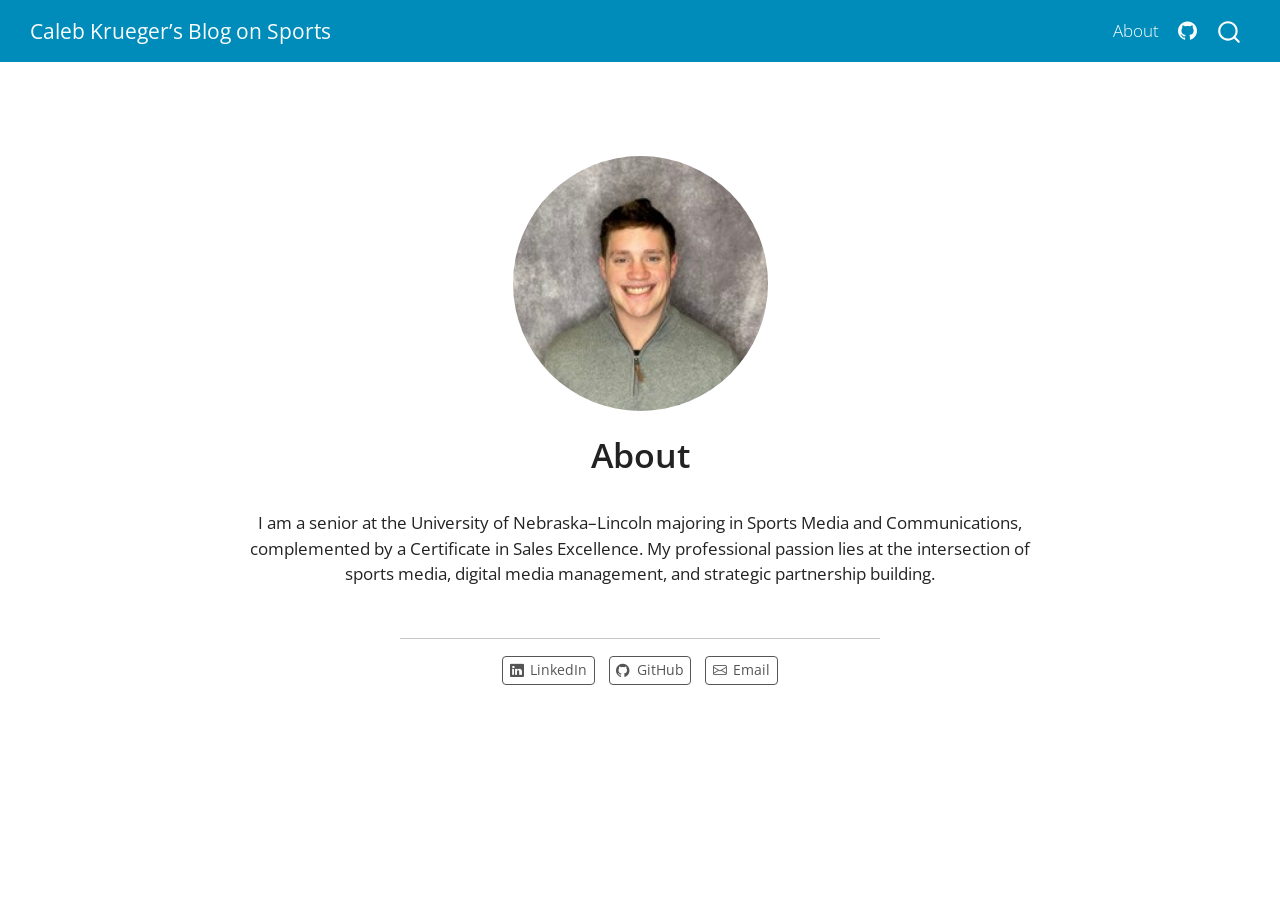
<file: about.html>
<!DOCTYPE html>
<html xmlns="http://www.w3.org/1999/xhtml" lang="en" xml:lang="en"><head>

<meta charset="utf-8">
<meta name="generator" content="quarto-1.11.9">

<meta name="viewport" content="width=device-width, initial-scale=1.0, user-scalable=yes">


<title>About – Caleb Krueger’s Blog on Sports</title>
<style>
/* Default styles provided by pandoc.
** See https://pandoc.org/MANUAL.html#variables-for-html for config info.
*/
span.smallcaps{font-variant: small-caps;}
div.columns{display: flex; gap: 1.5em;}
div.column{flex: auto;}
@media screen {
div.columns{gap: min(4vw, 1.5em);}
div.column{overflow-x: auto;}
}
div.hanging-indent{margin-left: 1.5em; text-indent: -1.5em;}
ul.task-list{list-style: none;}
ul.task-list li input[type="checkbox"] {
  width: 0.8em;
  margin: 0 0.8em 0.2em -1em; /* quarto-specific, see https://github.com/quarto-dev/quarto-cli/issues/4556 */ 
  vertical-align: middle;
}
</style>


<script src="site_libs/quarto-nav/quarto-nav.js"></script>
<script src="site_libs/quarto-nav/headroom.min.js"></script>
<script src="site_libs/clipboard/clipboard.min.js"></script>
<script src="site_libs/quarto-search/autocomplete.umd.js"></script>
<script src="site_libs/quarto-search/fuse.min.js"></script>
<script src="site_libs/quarto-search/quarto-search.js"></script>
<meta name="quarto:offset" content="./">
<link href="./logo.png" rel="icon" type="image/png">
<script src="site_libs/quarto-html/quarto.js" type="module"></script>
<script src="site_libs/quarto-html/tabsets/tabsets.js" type="module"></script>
<script src="site_libs/quarto-html/scrollable-regions/scrollable-regions.js" type="module"></script>
<script src="site_libs/quarto-html/popper.min.js"></script>
<script src="site_libs/quarto-html/tippy.umd.min.js"></script>
<link href="site_libs/quarto-html/tippy.css" rel="stylesheet">
<link href="site_libs/quarto-html/quarto-syntax-highlighting-63b5708e65d6cd79cd7618c58d0c21e7.css" rel="stylesheet" id="quarto-text-highlighting-styles">
<script src="site_libs/bootstrap/bootstrap.min.js"></script>
<link href="site_libs/bootstrap/bootstrap-icons.css" rel="stylesheet">
<link href="site_libs/bootstrap/bootstrap-608d2ac6981a79f268abfa8d7ae3c336.min.css" rel="stylesheet" append-hash="true" id="quarto-bootstrap" data-mode="light">
<script id="quarto-search-options" type="application/json">{
  "location": "navbar",
  "copy-button": false,
  "collapse-after": 3,
  "panel-placement": "end",
  "type": "overlay",
  "limit": 50,
  "keyboard-shortcut": [
    "f",
    "/",
    "s"
  ],
  "show-item-context": false,
  "language": {
    "search-no-results-text": "No results",
    "search-matching-documents-text": "matching documents",
    "search-copy-link-title": "Copy link to search",
    "search-hide-matches-text": "Hide additional matches",
    "search-more-match-text": "more match in this document",
    "search-more-matches-text": "more matches in this document",
    "search-clear-button-title": "Clear",
    "search-text-placeholder": "",
    "search-detached-cancel-button-title": "Cancel",
    "search-submit-button-title": "Submit",
    "search-label": "Search"
  }
}</script>


<link rel="stylesheet" href="styles.css">
</head>

<body class="nav-fixed fullcontent quarto-light"><a id="quarto-skip-link" class="visually-hidden-focusable" href="#quarto-document-content">Skip to main content</a>

<div id="quarto-search-results"></div>
  <header id="quarto-header" class="headroom fixed-top">
    <nav class="navbar navbar-expand-lg " data-bs-theme="dark" aria-label="Site">
      <div class="navbar-container container-fluid">
      <div class="navbar-brand-container mx-auto">
    <a class="navbar-brand" href="./index.html">
    <span class="navbar-title">Caleb Krueger’s Blog on Sports</span>
    </a>
  </div>
          <button class="navbar-toggler" type="button" data-bs-toggle="collapse" data-bs-target="#navbarCollapse" aria-controls="navbarCollapse" aria-expanded="false" aria-label="Toggle navigation" onclick="if (window.quartoToggleHeadroom) { window.quartoToggleHeadroom(); }">
  <span class="navbar-toggler-icon"></span>
</button>
          <div class="collapse navbar-collapse" id="navbarCollapse">
            <ul class="navbar-nav navbar-nav-scroll ms-auto">
  <li class="nav-item">
    <a class="nav-link active" href="./about.html" aria-current="page"> 
<span class="menu-text">About</span></a>
  </li>  
  <li class="nav-item compact">
    <a class="nav-link" href="https://github.com/Caleb-Krueger-UNL"> <i class="bi bi-github" role="img">
</i> 
<span class="menu-text"></span></a>
  </li>  
</ul>
          </div> <!-- /navcollapse -->
            <div class="quarto-navbar-tools">
</div>
            <div id="quarto-search" class="" title="Search"></div>
      </div> <!-- /container-fluid -->
    </nav>
</header>
<!-- content -->
<div id="quarto-content" class="quarto-container page-columns page-rows-contents page-layout-article page-navbar">
<!-- sidebar -->
<!-- margin-sidebar -->
    
<!-- main -->
<div class="quarto-about-jolla">
  <img src="profile.jpg" class="about-image
  round " style="height: 15em; width: 15em;">
 <header id="title-block-header" class="quarto-title-block default">
<div class="quarto-title">
<h1 class="title">About</h1>
</div>
<div class="quarto-title-meta">
  </div>
</header><main class="content" id="quarto-document-content" tabindex="-1">
<p>I am a senior at the University of Nebraska–Lincoln majoring in Sports Media and Communications, complemented by a Certificate in Sales Excellence. My professional passion lies at the intersection of sports media, digital media management, and strategic partnership building.</p>


</main> 
  <hr class="about-sep">
   <div class="about-links">
  <a href="https://www.linkedin.com/in/calebkrueger/" class="about-link" rel="" target="">
    <i class="bi bi-linkedin"></i>
     <span class="about-link-text">LinkedIn</span>
  </a>
  <a href="https://github.com/Caleb-Krueger-UNL" class="about-link" rel="" target="">
    <i class="bi bi-github"></i>
     <span class="about-link-text">GitHub</span>
  </a>
  <a href="mailto:calebkruegs@gmail.com" class="about-link" rel="" target="">
    <i class="bi bi-envelope"></i>
     <span class="about-link-text">Email</span>
  </a>
</div>
</div>
 <!-- /main -->
<script id="quarto-html-after-body" type="application/javascript">
  window.document.addEventListener("DOMContentLoaded", function (event) {
    const isCodeAnnotation = (el) => {
      for (const clz of el.classList) {
        if (clz.startsWith('code-annotation-')) {                     
          return true;
        }
      }
      return false;
    }
    const onCopySuccess = function(e) {
      // button target
      const button = e.trigger;
      // don't keep focus
      button.blur();
      // flash "checked"
      button.classList.add('code-copy-button-checked');
      var currentTitle = button.getAttribute("title");
      button.setAttribute("title", "Copied!");
      let tooltip;
      if (window.bootstrap) {
        button.setAttribute("data-bs-toggle", "tooltip");
        button.setAttribute("data-bs-placement", "left");
        button.setAttribute("data-bs-title", "Copied!");
        tooltip = new bootstrap.Tooltip(button, 
          { trigger: "manual", 
            customClass: "code-copy-button-tooltip",
            offset: [0, -8]});
        tooltip.show();    
      }
      setTimeout(function() {
        if (tooltip) {
          tooltip.hide();
          button.removeAttribute("data-bs-title");
          button.removeAttribute("data-bs-toggle");
          button.removeAttribute("data-bs-placement");
        }
        button.setAttribute("title", currentTitle);
        button.classList.remove('code-copy-button-checked');
      }, 1000);
      // clear code selection
      e.clearSelection();
    }
    const getTextToCopy = function(trigger) {
      const outerScaffold = trigger.parentElement.cloneNode(true);
      const codeEl = outerScaffold.querySelector('code');
      for (const childEl of codeEl.children) {
        if (isCodeAnnotation(childEl)) {
          childEl.remove();
        }
      }
      return codeEl.innerText;
    }
    const clipboard = new window.ClipboardJS('.code-copy-button:not([data-in-quarto-modal])', {
      text: getTextToCopy
    });
    clipboard.on('success', onCopySuccess);
    if (window.document.getElementById('quarto-embedded-source-code-modal')) {
      const clipboardModal = new window.ClipboardJS('.code-copy-button[data-in-quarto-modal]', {
        text: getTextToCopy,
        container: window.document.getElementById('quarto-embedded-source-code-modal')
      });
      clipboardModal.on('success', onCopySuccess);
    }
      var localhostRegex = new RegExp(/^(?:http|https):\/\/localhost\:?[0-9]*\//);
      var mailtoRegex = new RegExp(/^mailto:/);
        var filterRegex = new RegExp('/' + window.location.host + '/');
      var isInternal = (href) => {
          return filterRegex.test(href) || localhostRegex.test(href) || mailtoRegex.test(href);
      }
      // Inspect non-navigation links and adorn them if external
      window.quartoDecorateExternalLinks = function (root) {
     var links = (root || window.document).querySelectorAll('a[href]:not(.nav-link):not(.navbar-brand):not(.toc-action):not(.sidebar-link):not(.sidebar-item-toggle):not(.pagination-link):not(.no-external):not([aria-hidden]):not(.dropdown-item):not(.quarto-navigation-tool):not(.about-link)');
      for (var i=0; i<links.length; i++) {
        const link = links[i];
        if (!isInternal(link.href)) {
          // undo the damage that might have been done by quarto-nav.js in the case of
          // links that we want to consider external
          if (link.dataset.originalHref !== undefined) {
            link.href = link.dataset.originalHref;
          }
          if (!link.classList.contains('no-external-icon')) {
          }
        }
      }
      };
      window.quartoDecorateExternalLinks(window.document);
    // Esc closes the popup (WCAG 1.4.13) and focus leaving both trigger and
    // popup closes it (WCAG 2.4.11); tippy handles neither for interactive popups.
    const hideOnEscAndFocusOut = {
      name: 'hideOnEscAndFocusOut',
      defaultValue: true,
      fn(instance) {
        const dismiss = () => {
          // A show scheduled by the trigger delay would otherwise reopen it
          instance.clearDelayTimeouts();
          instance.hide();
        };
        const onKeyDown = (event) => {
          if (event.key !== 'Escape') {
            return;
          }
          // Keep Esc from also reaching page handlers (e.g. reveal.js overview),
          // except an open reveal.js slide menu, which Esc should close too.
          // The menu handles keys only when its keyboard option is on.
          const menuHandlesEsc = window.Reveal?.getPlugin?.('menu')?.isOpen() &&
            window.Reveal.getConfig().menu?.keyboard !== false;
          if (!menuHandlesEsc) {
            event.stopPropagation();
          }
          if (instance.popper.contains(window.document.activeElement)) {
            // Disabled while refocusing so the focus trigger does not reopen it
            instance.disable();
            instance.reference.focus();
            instance.enable();
          }
          dismiss();
        };
        const onFocusOut = (event) => {
          const target = event.relatedTarget;
          if (target && !instance.reference.contains(target) &&
              !instance.popper.contains(target)) {
            dismiss();
          }
        };
        // On the trigger too: a click trigger (code-annotations: select) has no
        // blur handling. Attached for the instance's lifetime so leaving the
        // trigger also cancels a show still pending on the trigger delay.
        instance.reference.addEventListener('focusout', onFocusOut);
        return {
          onShow() {
            window.document.addEventListener('keydown', onKeyDown, true);
            instance.popper.addEventListener('focusout', onFocusOut);
          },
          onHide() {
            window.document.removeEventListener('keydown', onKeyDown, true);
            instance.popper.removeEventListener('focusout', onFocusOut);
          },
          onDestroy() {
            instance.reference.removeEventListener('focusout', onFocusOut);
          },
        };
      },
    };
    function tippyHover(el, contentFn, onTriggerFn, onUntriggerFn) {
      const config = {
        allowHTML: true,
        maxWidth: 500,
        delay: 100,
        arrow: false,
        appendTo: function(el) {
            return el.parentElement;
        },
        interactive: true,
        interactiveBorder: 10,
        theme: 'quarto',
        placement: 'bottom-start',
        plugins: [hideOnEscAndFocusOut],
      };
      if (contentFn) {
        config.content = contentFn;
      }
      if (onTriggerFn) {
        config.onTrigger = onTriggerFn;
      }
      if (onUntriggerFn) {
        config.onUntrigger = onUntriggerFn;
      }
      window.tippy(el, config); 
    }
    const noterefs = window.document.querySelectorAll('a[role="doc-noteref"]');
    for (var i=0; i<noterefs.length; i++) {
      const ref = noterefs[i];
      tippyHover(ref, function() {
        // use id or data attribute instead here
        let href = ref.getAttribute('data-footnote-href') || ref.getAttribute('href');
        try { href = new URL(href).hash; } catch {}
        const id = href.replace(/^#\/?/, "");
        const note = window.document.getElementById(id);
        if (note) {
          return note.innerHTML;
        } else {
          return "";
        }
      });
    }
    const xrefs = window.document.querySelectorAll('a.quarto-xref');
    const processXRef = (id, note) => {
      // Strip column container classes
      const stripColumnClz = (el) => {
        el.classList.remove("page-full", "page-columns");
        if (el.children) {
          for (const child of el.children) {
            stripColumnClz(child);
          }
        }
      }
      stripColumnClz(note)
      if (id === null || id.startsWith('sec-')) {
        // Special case sections, only their first couple elements
        const container = document.createElement("div");
        if (note.children && note.children.length > 2) {
          container.appendChild(note.children[0].cloneNode(true));
          for (let i = 1; i < note.children.length; i++) {
            const child = note.children[i];
            if (child.tagName === "P" && child.innerText === "") {
              continue;
            } else {
              container.appendChild(child.cloneNode(true));
              break;
            }
          }
          if (window.Quarto?.typesetMath) {
            window.Quarto.typesetMath(container);
          }
          return container.innerHTML
        } else {
          if (window.Quarto?.typesetMath) {
            window.Quarto.typesetMath(note);
          }
          return note.innerHTML;
        }
      } else {
        // Remove any anchor links if they are present
        const anchorLink = note.querySelector('a.anchorjs-link');
        if (anchorLink) {
          anchorLink.remove();
        }
        if (window.Quarto?.typesetMath) {
          window.Quarto.typesetMath(note);
        }
        if (note.classList.contains("callout")) {
          return note.outerHTML;
        } else {
          return note.innerHTML;
        }
      }
    }
    for (var i=0; i<xrefs.length; i++) {
      const xref = xrefs[i];
      tippyHover(xref, undefined, function(instance) {
        instance.disable();
        let url = xref.getAttribute('href');
        let hash = undefined; 
        if (url.startsWith('#')) {
          hash = url;
        } else {
          try { hash = new URL(url).hash; } catch {}
        }
        if (hash) {
          const id = hash.replace(/^#\/?/, "");
          const note = window.document.getElementById(id);
          if (note !== null) {
            try {
              const html = processXRef(id, note.cloneNode(true));
              instance.setContent(html);
            } finally {
              instance.enable();
              instance.show();
            }
          } else {
            // See if we can fetch this
            fetch(url.split('#')[0])
            .then(res => res.text())
            .then(html => {
              const parser = new DOMParser();
              const htmlDoc = parser.parseFromString(html, "text/html");
              const note = htmlDoc.getElementById(id);
              if (note !== null) {
                const html = processXRef(id, note);
                instance.setContent(html);
              } 
            }).finally(() => {
              instance.enable();
              instance.show();
            });
          }
        } else {
          // See if we can fetch a full url (with no hash to target)
          // This is a special case and we should probably do some content thinning / targeting
          fetch(url)
          .then(res => res.text())
          .then(html => {
            const parser = new DOMParser();
            const htmlDoc = parser.parseFromString(html, "text/html");
            const note = htmlDoc.querySelector('main.content');
            if (note !== null) {
              // This should only happen for chapter cross references
              // (since there is no id in the URL)
              // remove the first header
              if (note.children.length > 0 && note.children[0].tagName === "HEADER") {
                note.children[0].remove();
              }
              const html = processXRef(null, note);
              instance.setContent(html);
            } 
          }).finally(() => {
            instance.enable();
            instance.show();
          });
        }
      }, function(instance) {
      });
    }
        let selectedAnnoteEl;
        const selectorForAnnotation = ( cell, annotation) => {
          let cellAttr = 'data-code-cell="' + cell + '"';
          let lineAttr = 'data-code-annotation="' +  annotation + '"';
          const selector = 'span[' + cellAttr + '][' + lineAttr + ']';
          return selector;
        }
        const selectCodeLines = (annoteEl) => {
          const doc = window.document;
          const targetCell = annoteEl.getAttribute("data-target-cell");
          const targetAnnotation = annoteEl.getAttribute("data-target-annotation");
          const annoteSpan = window.document.querySelector(selectorForAnnotation(targetCell, targetAnnotation));
          const lines = annoteSpan.getAttribute("data-code-lines").split(",");
          const lineIds = lines.map((line) => {
            return targetCell + "-" + line;
          })
          // Each band is positioned against its own containing block, which is
          // not the offsetParent of the lines, so place it from client rects.
          const placeBand = (band, firstEl, lastEl, codeBlock) => {
            const container = band.offsetParent;
            if (container === null) {
              return;
            }
            const containerRect = container.getBoundingClientRect();
            // Reveal.js scales slides with a transform, so convert client
            // pixels back to the CSS pixels of the container.
            const scale = containerRect.height / container.offsetHeight || 1;
            const firstRect = firstEl.getBoundingClientRect();
            const lastRect = lastEl.getBoundingClientRect();
            const top = (firstRect.top - containerRect.top) / scale - container.clientTop + container.scrollTop;
            const height = (lastRect.bottom - firstRect.top) / scale;
            band.style.top = top - 2 + "px";
            band.style.height = height + 4 + "px";
            if (codeBlock) {
              // Without the copy button wrapper, the containing block is wider
              // than the code block, so span the code block explicitly.
              const blockRect = codeBlock.getBoundingClientRect();
              band.style.left = (blockRect.left - containerRect.left) / scale - container.clientLeft + container.scrollLeft + "px";
              band.style.width = blockRect.width / scale + "px";
            }
          };
          if (lineIds.length > 0) {
            const el = window.document.getElementById(lineIds[0]);
            const lastEl = window.document.getElementById(lineIds[lineIds.length - 1]);
            const parent = el.parentElement.parentElement;
            // cook up a div (if necessary) and position it
            let div = window.document.getElementById("code-annotation-line-highlight");
            if (div === null) {
              div = window.document.createElement("div");
              div.setAttribute("id", "code-annotation-line-highlight");
              div.style.position = 'absolute';
              parent.appendChild(div);
            }
            placeBand(div, el, lastEl, parent.closest("div.sourceCode") || parent);
            let gutterDiv = window.document.getElementById("code-annotation-line-highlight-gutter");
            if (gutterDiv === null) {
              gutterDiv = window.document.createElement("div");
              gutterDiv.setAttribute("id", "code-annotation-line-highlight-gutter");
              gutterDiv.style.position = 'absolute';
              const codeCell = window.document.getElementById(targetCell);
              const gutter = codeCell.querySelector('.code-annotation-gutter');
              gutter.appendChild(gutterDiv);
            }
            placeBand(gutterDiv, el, lastEl);
            selectedAnnoteEl = annoteEl;
          }
        };
        const unselectCodeLines = () => {
          const elementsIds = ["code-annotation-line-highlight", "code-annotation-line-highlight-gutter"];
          elementsIds.forEach((elId) => {
            const div = window.document.getElementById(elId);
            if (div) {
              div.remove();
            }
          });
          selectedAnnoteEl = undefined;
        };
          // Handle positioning of the toggle
      window.addEventListener(
        "resize",
        throttle(() => {
          elRect = undefined;
          if (selectedAnnoteEl) {
            selectCodeLines(selectedAnnoteEl);
          }
        }, 10)
      );
      function throttle(fn, ms) {
      let throttle = false;
      let timer;
        return (...args) => {
          if(!throttle) { // first call gets through
              fn.apply(this, args);
              throttle = true;
          } else { // all the others get throttled
              if(timer) clearTimeout(timer); // cancel #2
              timer = setTimeout(() => {
                fn.apply(this, args);
                timer = throttle = false;
              }, ms);
          }
        };
      }
        // Attach click handler to the DT
        const annoteDls = window.document.querySelectorAll('dt[data-target-cell]');
        for (const annoteDlNode of annoteDls) {
          annoteDlNode.addEventListener('click', (event) => {
            const clickedEl = event.target;
            if (clickedEl !== selectedAnnoteEl) {
              unselectCodeLines();
              const activeEl = window.document.querySelector('dt[data-target-cell].code-annotation-active');
              if (activeEl) {
                activeEl.classList.remove('code-annotation-active');
              }
              selectCodeLines(clickedEl);
              clickedEl.classList.add('code-annotation-active');
            } else {
              // Unselect the line
              unselectCodeLines();
              clickedEl.classList.remove('code-annotation-active');
            }
          });
        }
    const findCites = (el) => {
      const parentEl = el.parentElement;
      if (parentEl) {
        const cites = parentEl.dataset.cites;
        if (cites) {
          return {
            el,
            cites: cites.split(' ')
          };
        } else {
          return findCites(el.parentElement)
        }
      } else {
        return undefined;
      }
    };
    var bibliorefs = window.document.querySelectorAll('a[role="doc-biblioref"]');
    for (var i=0; i<bibliorefs.length; i++) {
      const ref = bibliorefs[i];
      const citeInfo = findCites(ref);
      if (citeInfo) {
        tippyHover(citeInfo.el, function() {
          var popup = window.document.createElement('div');
          citeInfo.cites.forEach(function(cite) {
            var citeDiv = window.document.createElement('div');
            citeDiv.classList.add('hanging-indent');
            citeDiv.classList.add('csl-entry');
            var biblioDiv = window.document.getElementById('ref-' + cite);
            if (biblioDiv) {
              citeDiv.innerHTML = biblioDiv.innerHTML;
            }
            popup.appendChild(citeDiv);
          });
          return popup.innerHTML;
        });
      }
    }
  });
  </script>
  <script type="application/javascript">
  window.quartoScrollableRegionsLabels = {"code":"Scrollable code","output":"Scrollable output"};
  </script>
</div> <!-- /content -->




</body></html>
</file>
<file: site_libs/quarto-html/tippy.css>
.tippy-box[data-animation=fade][data-state=hidden]{opacity:0}[data-tippy-root]{max-width:calc(100vw - 10px)}.tippy-box{position:relative;background-color:#333;color:#fff;border-radius:4px;font-size:14px;line-height:1.4;white-space:normal;outline:0;transition-property:transform,visibility,opacity}.tippy-box[data-placement^=top]>.tippy-arrow{bottom:0}.tippy-box[data-placement^=top]>.tippy-arrow:before{bottom:-7px;left:0;border-width:8px 8px 0;border-top-color:initial;transform-origin:center top}.tippy-box[data-placement^=bottom]>.tippy-arrow{top:0}.tippy-box[data-placement^=bottom]>.tippy-arrow:before{top:-7px;left:0;border-width:0 8px 8px;border-bottom-color:initial;transform-origin:center bottom}.tippy-box[data-placement^=left]>.tippy-arrow{right:0}.tippy-box[data-placement^=left]>.tippy-arrow:before{border-width:8px 0 8px 8px;border-left-color:initial;right:-7px;transform-origin:center left}.tippy-box[data-placement^=right]>.tippy-arrow{left:0}.tippy-box[data-placement^=right]>.tippy-arrow:before{left:-7px;border-width:8px 8px 8px 0;border-right-color:initial;transform-origin:center right}.tippy-box[data-inertia][data-state=visible]{transition-timing-function:cubic-bezier(.54,1.5,.38,1.11)}.tippy-arrow{width:16px;height:16px;color:#333}.tippy-arrow:before{content:"";position:absolute;border-color:transparent;border-style:solid}.tippy-content{position:relative;padding:5px 9px;z-index:1}
</file>
<file: site_libs/quarto-html/quarto-syntax-highlighting-63b5708e65d6cd79cd7618c58d0c21e7.css>
/* quarto syntax highlight colors */
:root {
  --quarto-hl-ot-color: #003B4F;
  --quarto-hl-at-color: #657422;
  --quarto-hl-ss-color: #20794D;
  --quarto-hl-an-color: #5E5E5E;
  --quarto-hl-fu-color: #4758AB;
  --quarto-hl-st-color: #20794D;
  --quarto-hl-cf-color: #003B4F;
  --quarto-hl-op-color: #5E5E5E;
  --quarto-hl-er-color: #AD0000;
  --quarto-hl-bn-color: #AD0000;
  --quarto-hl-al-color: #AD0000;
  --quarto-hl-va-color: #111111;
  --quarto-hl-bu-color: inherit;
  --quarto-hl-ex-color: inherit;
  --quarto-hl-pp-color: #AD0000;
  --quarto-hl-in-color: #5E5E5E;
  --quarto-hl-vs-color: #20794D;
  --quarto-hl-wa-color: #5E5E5E;
  --quarto-hl-do-color: #5E5E5E;
  --quarto-hl-im-color: #00769E;
  --quarto-hl-ch-color: #20794D;
  --quarto-hl-dt-color: #AD0000;
  --quarto-hl-fl-color: #AD0000;
  --quarto-hl-co-color: #5E5E5E;
  --quarto-hl-cv-color: #5E5E5E;
  --quarto-hl-cn-color: #8f5902;
  --quarto-hl-sc-color: #5E5E5E;
  --quarto-hl-dv-color: #AD0000;
  --quarto-hl-kw-color: #003B4F;
}

/* other quarto variables */
:root {
  --quarto-font-monospace: SFMono-Regular, Menlo, Monaco, Consolas, "Liberation Mono", "Courier New", monospace;
}

/* syntax highlight based on Pandoc's rules */
pre > code.sourceCode > span {
  color: #003B4F;
}

code.sourceCode > span {
  color: #003B4F;
}

div.sourceCode,
div.sourceCode pre.sourceCode {
  color: #003B4F;
}

/* Normal */
code span {
  color: #003B4F;
}

/* Alert */
code span.al {
  color: #AD0000;
  font-style: inherit;
}

/* Annotation */
code span.an {
  color: #5E5E5E;
  font-style: inherit;
}

/* Attribute */
code span.at {
  color: #657422;
  font-style: inherit;
}

/* BaseN */
code span.bn {
  color: #AD0000;
  font-style: inherit;
}

/* BuiltIn */
code span.bu {
  font-style: inherit;
}

/* ControlFlow */
code span.cf {
  color: #003B4F;
  font-weight: bold;
  font-style: inherit;
}

/* Char */
code span.ch {
  color: #20794D;
  font-style: inherit;
}

/* Constant */
code span.cn {
  color: #8f5902;
  font-style: inherit;
}

/* Comment */
code span.co {
  color: #5E5E5E;
  font-style: inherit;
}

/* CommentVar */
code span.cv {
  color: #5E5E5E;
  font-style: italic;
}

/* Documentation */
code span.do {
  color: #5E5E5E;
  font-style: italic;
}

/* DataType */
code span.dt {
  color: #AD0000;
  font-style: inherit;
}

/* DecVal */
code span.dv {
  color: #AD0000;
  font-style: inherit;
}

/* Error */
code span.er {
  color: #AD0000;
  font-style: inherit;
}

/* Extension */
code span.ex {
  font-style: inherit;
}

/* Float */
code span.fl {
  color: #AD0000;
  font-style: inherit;
}

/* Function */
code span.fu {
  color: #4758AB;
  font-style: inherit;
}

/* Import */
code span.im {
  color: #00769E;
  font-style: inherit;
}

/* Information */
code span.in {
  color: #5E5E5E;
  font-style: inherit;
}

/* Keyword */
code span.kw {
  color: #003B4F;
  font-weight: bold;
  font-style: inherit;
}

/* Operator */
code span.op {
  color: #5E5E5E;
  font-style: inherit;
}

/* Other */
code span.ot {
  color: #003B4F;
  font-style: inherit;
}

/* Preprocessor */
code span.pp {
  color: #AD0000;
  font-style: inherit;
}

/* SpecialChar */
code span.sc {
  color: #5E5E5E;
  font-style: inherit;
}

/* SpecialString */
code span.ss {
  color: #20794D;
  font-style: inherit;
}

/* String */
code span.st {
  color: #20794D;
  font-style: inherit;
}

/* Variable */
code span.va {
  color: #111111;
  font-style: inherit;
}

/* VerbatimString */
code span.vs {
  color: #20794D;
  font-style: inherit;
}

/* Warning */
code span.wa {
  color: #5E5E5E;
  font-style: italic;
}

.prevent-inlining {
  content: "</";
}

/*# sourceMappingURL=054cc16b9e9817627be6994582d2ffb5.css.map */
</file>
<file: styles.css>
/* css styles */
</file>
